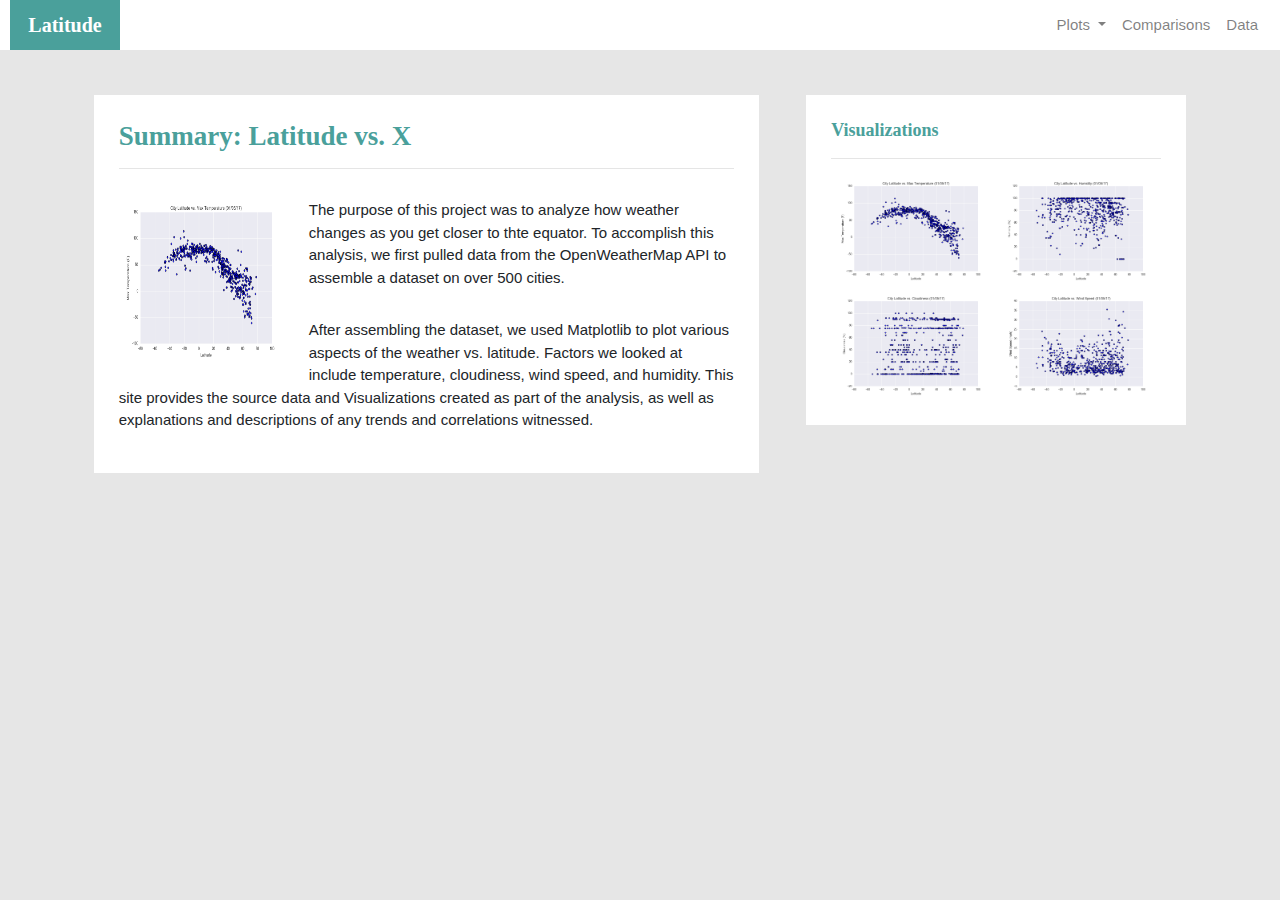
<file: index.html>
<!DOCTYPE html>
<html lang="en-us">

    <head>
        <meta charset="UTF-8">
        <!-- Webpage name -->
        <title>Latitude Home</title>
        <!-- Link stylesheets -->
        <link rel="stylesheet" href="https://stackpath.bootstrapcdn.com/bootstrap/4.3.1/css/bootstrap.min.css" integrity="sha384-ggOyR0iXCbMQv3Xipma34MD+dH/1fQ784/j6cY/iJTQUOhcWr7x9JvoRxT2MZw1T" crossorigin="anonymous">
        <link rel="stylesheet" href="Resources/assets/styles css/style_main.css">
        <link rel="stylesheet" href="Resources/assets/styles css/navbar.css">
        <link rel="stylesheet" href="Resources/assets/styles css/sidebar.css">
    </head>

    <body>
        <!-- Set up navigation bar -->
        <nav class="navbar navbar-expand-lg navbar-light" id="nav-strip">
            <a class="navbar-brand" href="index.html" id="logo">Latitude</a>
            <button class="navbar-toggler" type="button" data-toggle="collapse" data-target="#navbarSupportedContent" aria-controls="navbarSupportedContent" aria-expanded="false" aria-label="Toggle navigation" id="navbutton">
              <span class="navbar-toggler-icon"></span>
            </button>
            <!-- Set up navbar when screen size is collapsed -->
            <div class="collapse navbar-collapse" id="navbarSupportedContent">
              <ul class="navbar-nav ml-auto mr-1">
                <li class="nav-item dropdown">
                  <a class="nav-link dropdown-toggle" href="#" id="navbarDropdown" role="button" data-toggle="dropdown" aria-haspopup="true" aria-expanded="false">
                      Plots
                  </a>
                    <!-- Set up dropdown list for Plots -->
                    <div class="dropdown-menu" aria-labelledby="navbarDropdown">
                      <a class="dropdown-item" href="max_temp.html">Max Temperature</a>
                      <a class="dropdown-item" href="humidity.html">Humidity</a>
                      <a class="dropdown-item" href="cloudiness.html">Cloudiness</a>
                      <a class="dropdown-item" href="wind_speed.html">Wind Speed</a>
                    </div>
                </li>
  
                <li class="nav-item">
                  <a class="nav-link" href="comparisons.html">Comparisons</a>
                </li>
                <li class="nav-item">
                  <a class="nav-link" href="data.html">Data</a>
                </li>
              </ul>
            </div>
        </nav>
        <!-- Set up body of webpage -->
        <div class="container">
            <div class="row justify-content-around">
                <!-- Set up main text box -->
                <div class="col-lg-7 text-box">
                    <h2>Summary: Latitude vs. X</h2>
                    <hr>
                    <img src="Resources/assets/images/Fig1.png" class="rounded float-left" alt="Figure1" id="landing_main_img">
                    <p>The purpose of this project was to analyze how weather changes as you get closer to thte equator. To accomplish this analysis, 
                        we first pulled data from the OpenWeatherMap API to assemble a dataset on over 500 cities.</p>
                    <p>After assembling the dataset, we used Matplotlib to plot various aspects of the weather vs. latitude. Factors we looked at include
                        temperature, cloudiness, wind speed, and humidity. This site provides the source data and Visualizations created as part of the 
                        analysis, as well as explanations and descriptions of any trends and correlations witnessed.
                    </p>
                </div>
                <!-- Set up sidebar -->
                <div class="col-lg-4 text-box" id="sidebar">
                    <h2>Visualizations</h2>
                    <hr>
                    <div class="grid-tiles row justify-content-around">
                        <div class="grid-tile">
                            <a href="max_temp.html">
                                <img src="Resources/assets/images/Fig1.png" alt="Figure1">
                            </a>
                        </div>
                        <div class="grid-tile">
                            <a href="humidity.html">
                                <img src="Resources/assets/images/Fig2.png" alt="Figure2">
                            </a>
                        </div>
                        <div class="grid-tile">
                            <a href="cloudiness.html">
                                <img src="Resources/assets/images/Fig3.png" alt="Figure3">
                            </a>
                        </div>
                        <div class="grid-tile">
                            <a href="wind_speed.html">
                                <img src="Resources/assets/images/Fig4.png" alt="Figure4">
                            </a>
                        </div>
                    </div>
                </div>
            </div>
        </div>
        <!-- import scripts -->
        <script src="https://code.jquery.com/jquery-3.3.1.slim.min.js" integrity="sha384-q8i/X+965DzO0rT7abK41JStQIAqVgRVzpbzo5smXKp4YfRvH+8abtTE1Pi6jizo" crossorigin="anonymous"></script>
        <script src="https://cdnjs.cloudflare.com/ajax/libs/popper.js/1.14.7/umd/popper.min.js" integrity="sha384-UO2eT0CpHqdSJQ6hJty5KVphtPhzWj9WO1clHTMGa3JDZwrnQq4sF86dIHNDz0W1" crossorigin="anonymous"></script>
        <script src="https://stackpath.bootstrapcdn.com/bootstrap/4.3.1/js/bootstrap.min.js" integrity="sha384-JjSmVgyd0p3pXB1rRibZUAYoIIy6OrQ6VrjIEaFf/nJGzIxFDsf4x0xIM+B07jRM" crossorigin="anonymous"></script>
    </body>  
</html>
</file>
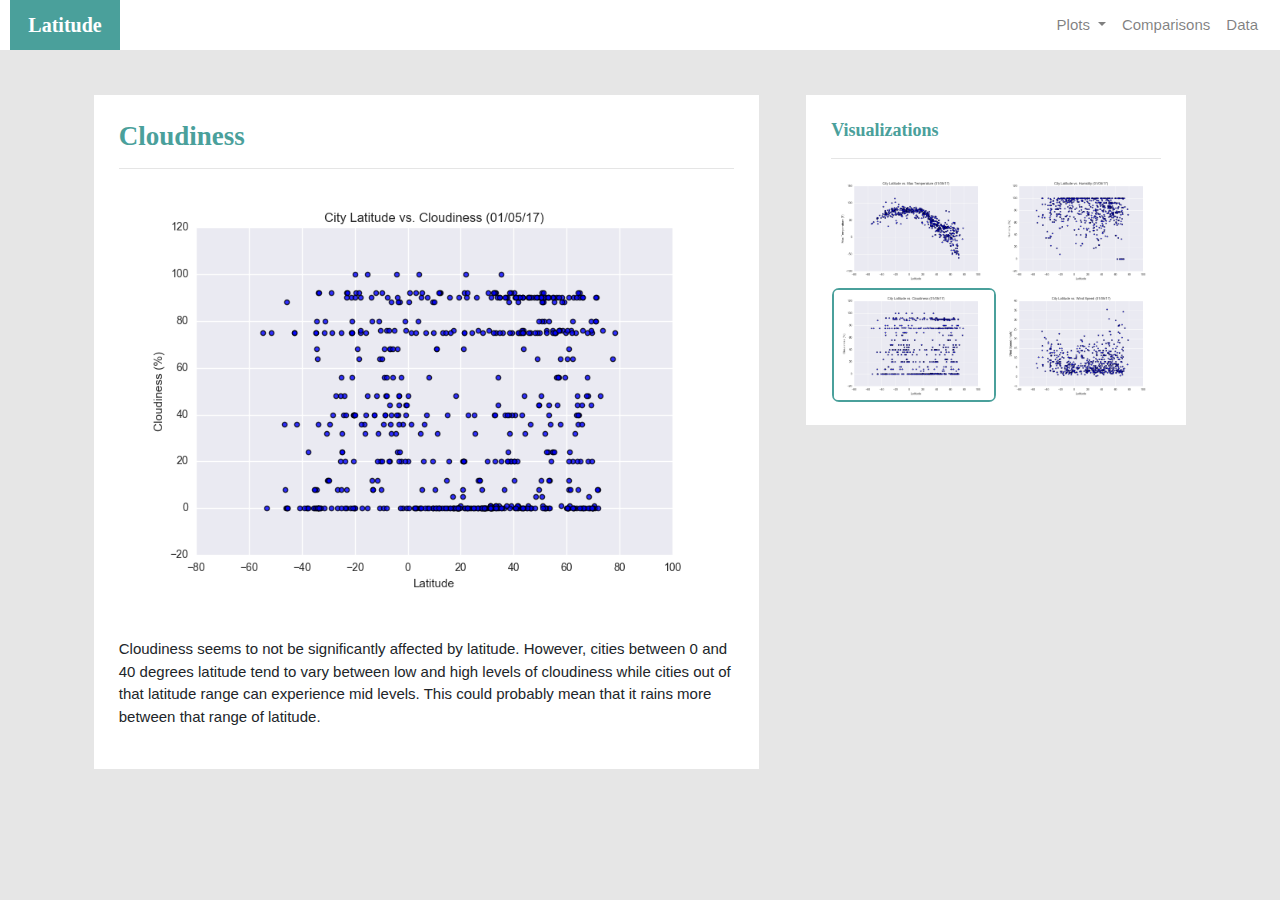
<file: cloudiness.html>
<!DOCTYPE html>
<html lang="en-us">

    <head>
        <meta charset="UTF-8">
        <!-- Webpage name -->
        <title>Latitude Cloudiness</title>
        <!-- Link stylesheets -->
        <link rel="stylesheet" href="https://stackpath.bootstrapcdn.com/bootstrap/4.3.1/css/bootstrap.min.css" integrity="sha384-ggOyR0iXCbMQv3Xipma34MD+dH/1fQ784/j6cY/iJTQUOhcWr7x9JvoRxT2MZw1T" crossorigin="anonymous">
        <link rel="stylesheet" href="Resources/assets/styles css/style_main.css">
        <link rel="stylesheet" href="Resources/assets/styles css/navbar.css">
        <link rel="stylesheet" href="Resources/assets/styles css/sidebar.css">
    </head>

    <body>
        <!-- Set up navigation bar -->
        <nav class="navbar navbar-expand-lg navbar-light" id="nav-strip">
            <a class="navbar-brand" href="index.html" id="logo">Latitude</a>
            <button class="navbar-toggler" type="button" data-toggle="collapse" data-target="#navbarSupportedContent" aria-controls="navbarSupportedContent" aria-expanded="false" aria-label="Toggle navigation" id="navbutton">
              <span class="navbar-toggler-icon"></span>
            </button>
            <!-- Set up navbar when screen size is collapsed -->
            <div class="collapse navbar-collapse" id="navbarSupportedContent">
              <ul class="navbar-nav ml-auto mr-1">
                <li class="nav-item dropdown">
                  <a class="nav-link dropdown-toggle" href="#" id="navbarDropdown" role="button" data-toggle="dropdown" aria-haspopup="true" aria-expanded="false">
                      Plots
                  </a>
                    <!-- Set up dropdown list for Plots -->
                    <div class="dropdown-menu" aria-labelledby="navbarDropdown">
                      <a class="dropdown-item" href="max_temp.html">Max Temperature</a>
                      <a class="dropdown-item" href="humidity.html">Humidity</a>
                      <a class="dropdown-item" href="cloudiness.html">Cloudiness</a>
                      <a class="dropdown-item" href="wind_speed.html">Wind Speed</a>
                    </div>
                </li>
  
                <li class="nav-item">
                  <a class="nav-link" href="comparisons.html">Comparisons</a>
                </li>
                <li class="nav-item">
                  <a class="nav-link" href="data.html">Data</a>
                </li>
              </ul>
            </div>
        </nav>
        <!-- Set up body of webpage -->
        <div class="container">
            <div class="row justify-content-around">
                <!-- Set up main text box -->
                <div class="col-lg-7 text-box">
                    <h2>Cloudiness</h2>
                    <hr>
                    <img src="Resources/assets/images/Fig3.png" alt="Figure3">
                    <p>Cloudiness seems to not be significantly affected by latitude. However, cities between 0 and 40 degrees latitude 
                        tend to vary between low and high levels of cloudiness while cities out of that latitude range can experience mid
                        levels. This could probably mean that it rains more between that range of latitude.
                    </p>
                </div>
                <!-- Set up sidebar -->
                <div class="col-lg-4 text-box" id="sidebar">
                    <h2>Visualizations</h2>
                    <hr>
                    <div class="grid-tiles row justify-content-around">
                        <div class="grid-tile">
                            <a href="max_temp.html">
                                <img src="Resources/assets/images/Fig1.png" class="rounded mx-auto d-block" alt="Figure1">
                            </a>
                        </div>
                        <div class="grid-tile">
                            <a href="humidity.html">
                                <img src="Resources/assets/images/Fig2.png" class="rounded mx-auto d-block" alt="Figure2">
                            </a>
                        </div>
                        <div class="grid-tile active">
                            <a href="cloudiness.html">
                                <img src="Resources/assets/images/Fig3.png" class="rounded mx-auto d-block" alt="Figure3">
                            </a>
                        </div>
                        <div class="grid-tile">
                            <a href="wind_speed.html">
                                <img src="Resources/assets/images/Fig4.png" class="rounded mx-auto d-block" alt="Figure4">
                            </a>
                        </div>
                    </div>
                </div>
            </div>
        </div>
        <!-- import scripts -->
        <script src="https://code.jquery.com/jquery-3.3.1.slim.min.js" integrity="sha384-q8i/X+965DzO0rT7abK41JStQIAqVgRVzpbzo5smXKp4YfRvH+8abtTE1Pi6jizo" crossorigin="anonymous"></script>
        <script src="https://cdnjs.cloudflare.com/ajax/libs/popper.js/1.14.7/umd/popper.min.js" integrity="sha384-UO2eT0CpHqdSJQ6hJty5KVphtPhzWj9WO1clHTMGa3JDZwrnQq4sF86dIHNDz0W1" crossorigin="anonymous"></script>
        <script src="https://stackpath.bootstrapcdn.com/bootstrap/4.3.1/js/bootstrap.min.js" integrity="sha384-JjSmVgyd0p3pXB1rRibZUAYoIIy6OrQ6VrjIEaFf/nJGzIxFDsf4x0xIM+B07jRM" crossorigin="anonymous"></script>
    </body>  
</html>
</file>
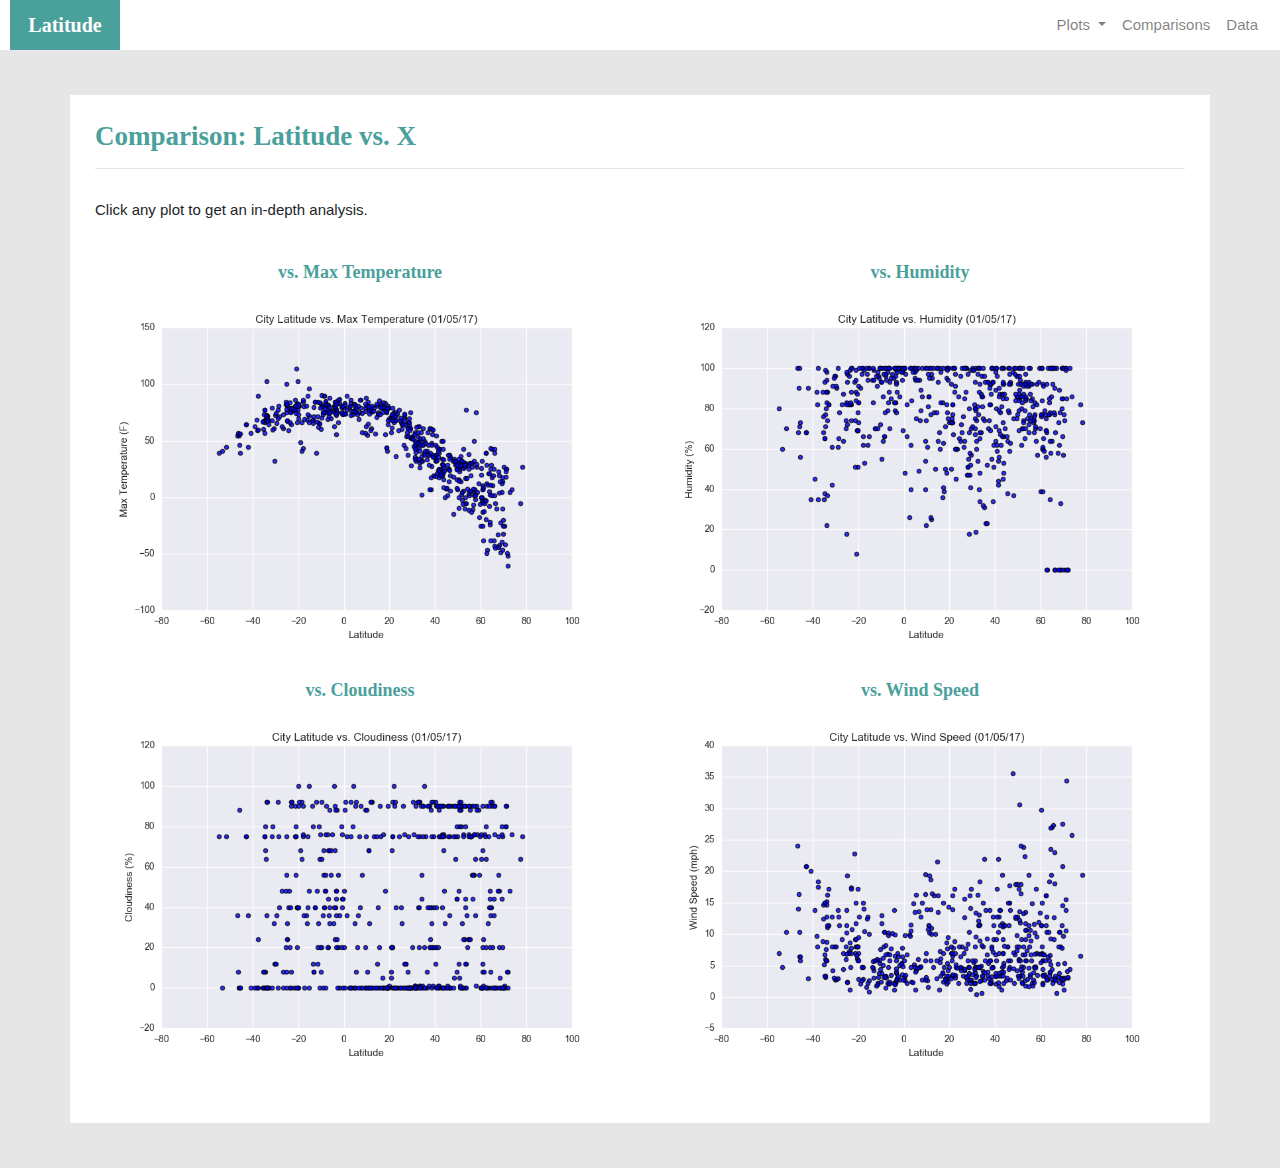
<file: comparisons.html>
<!DOCTYPE html>
<html lang="en-us">

    <head>
        <meta charset="UTF-8">
        <!-- Webpage name -->
        <title>Latitude Comparisons</title>
        <!-- Link stylesheets -->
        <link rel="stylesheet" href="https://stackpath.bootstrapcdn.com/bootstrap/4.3.1/css/bootstrap.min.css" integrity="sha384-ggOyR0iXCbMQv3Xipma34MD+dH/1fQ784/j6cY/iJTQUOhcWr7x9JvoRxT2MZw1T" crossorigin="anonymous">
        <link rel="stylesheet" href="Resources/assets/styles css/style_main.css">
        <link rel="stylesheet" href="Resources/assets/styles css/navbar.css">
        <link rel="stylesheet" href="Resources/assets/styles css/sidebar.css">
    </head>

    <body>
        <!-- Set up navigation bar -->
        <nav class="navbar navbar-expand-lg navbar-light" id="nav-strip">
            <a class="navbar-brand" href="index.html" id="logo">Latitude</a>
            <button class="navbar-toggler" type="button" data-toggle="collapse" data-target="#navbarSupportedContent" aria-controls="navbarSupportedContent" aria-expanded="false" aria-label="Toggle navigation" id="navbutton">
              <span class="navbar-toggler-icon"></span>
            </button>
            <!-- Set up navbar when screen size is collapsed -->
            <div class="collapse navbar-collapse" id="navbarSupportedContent">
              <ul class="navbar-nav ml-auto mr-1">
                <li class="nav-item dropdown">
                  <a class="nav-link dropdown-toggle" href="#" id="navbarDropdown" role="button" data-toggle="dropdown" aria-haspopup="true" aria-expanded="false">
                      Plots
                  </a>
                    <!-- Set up dropdown list for Plots -->
                    <div class="dropdown-menu" aria-labelledby="navbarDropdown">
                      <a class="dropdown-item" href="max_temp.html">Max Temperature</a>
                      <a class="dropdown-item" href="humidity.html">Humidity</a>
                      <a class="dropdown-item" href="cloudiness.html">Cloudiness</a>
                      <a class="dropdown-item" href="wind_speed.html">Wind Speed</a>
                    </div>
                </li>
  
                <li class="nav-item">
                  <a class="nav-link" href="comparisons.html">Comparisons</a>
                </li>
                <li class="nav-item">
                  <a class="nav-link" href="data.html">Data</a>
                </li>
              </ul>
            </div>
        </nav>
        <!-- Set up body of webpage -->
        <div class="container">
            <div class="row justify-content-around">
                <!-- Set up main text box with 2 rows -->
                <div class="col-md-12 text-box">
                    <h2>Comparison: Latitude vs. X</h2>
                    <hr>
                    <p>Click any plot to get an in-depth analysis.</p>
                    <br>
                    <div class="row">
                        <div class="col-md-6 mb-4">
                            <h4>vs. Max Temperature</h4>
                            <a href="max_temp.html">
                                <img src="Resources/assets/images/Fig1.png" alt="Figure1">
                            </a>
                        </div>
                        <div class="col-md-6 mb-4">
                            <h4>vs. Humidity</h4>
                            <a href="humidity.html">
                                <img src="Resources/assets/images/Fig2.png" alt="Figure2">
                            </a>
                        </div>
                    </div>
                    <div class="row">
                        <div class="col-md-6 mb-4">
                            <h4>vs. Cloudiness</h4>
                            <a href="cloudiness.html">
                                <img src="Resources/assets/images/Fig3.png" alt="Figure3">
                            </a>
                        </div>
                        <div class="col-md-6 mb-4">
                            <h4>vs. Wind Speed</h4>
                            <a href="wind_speed.html">
                                <img src="Resources/assets/images/Fig4.png" alt="Figure4">
                            </a>
                        </div>
                    </div>
                </div>
            </div>
        </div>
        <!-- import scripts -->
        <script src="https://code.jquery.com/jquery-3.3.1.slim.min.js" integrity="sha384-q8i/X+965DzO0rT7abK41JStQIAqVgRVzpbzo5smXKp4YfRvH+8abtTE1Pi6jizo" crossorigin="anonymous"></script>
        <script src="https://cdnjs.cloudflare.com/ajax/libs/popper.js/1.14.7/umd/popper.min.js" integrity="sha384-UO2eT0CpHqdSJQ6hJty5KVphtPhzWj9WO1clHTMGa3JDZwrnQq4sF86dIHNDz0W1" crossorigin="anonymous"></script>
        <script src="https://stackpath.bootstrapcdn.com/bootstrap/4.3.1/js/bootstrap.min.js" integrity="sha384-JjSmVgyd0p3pXB1rRibZUAYoIIy6OrQ6VrjIEaFf/nJGzIxFDsf4x0xIM+B07jRM" crossorigin="anonymous"></script>
    </body>  
</html>
</file>
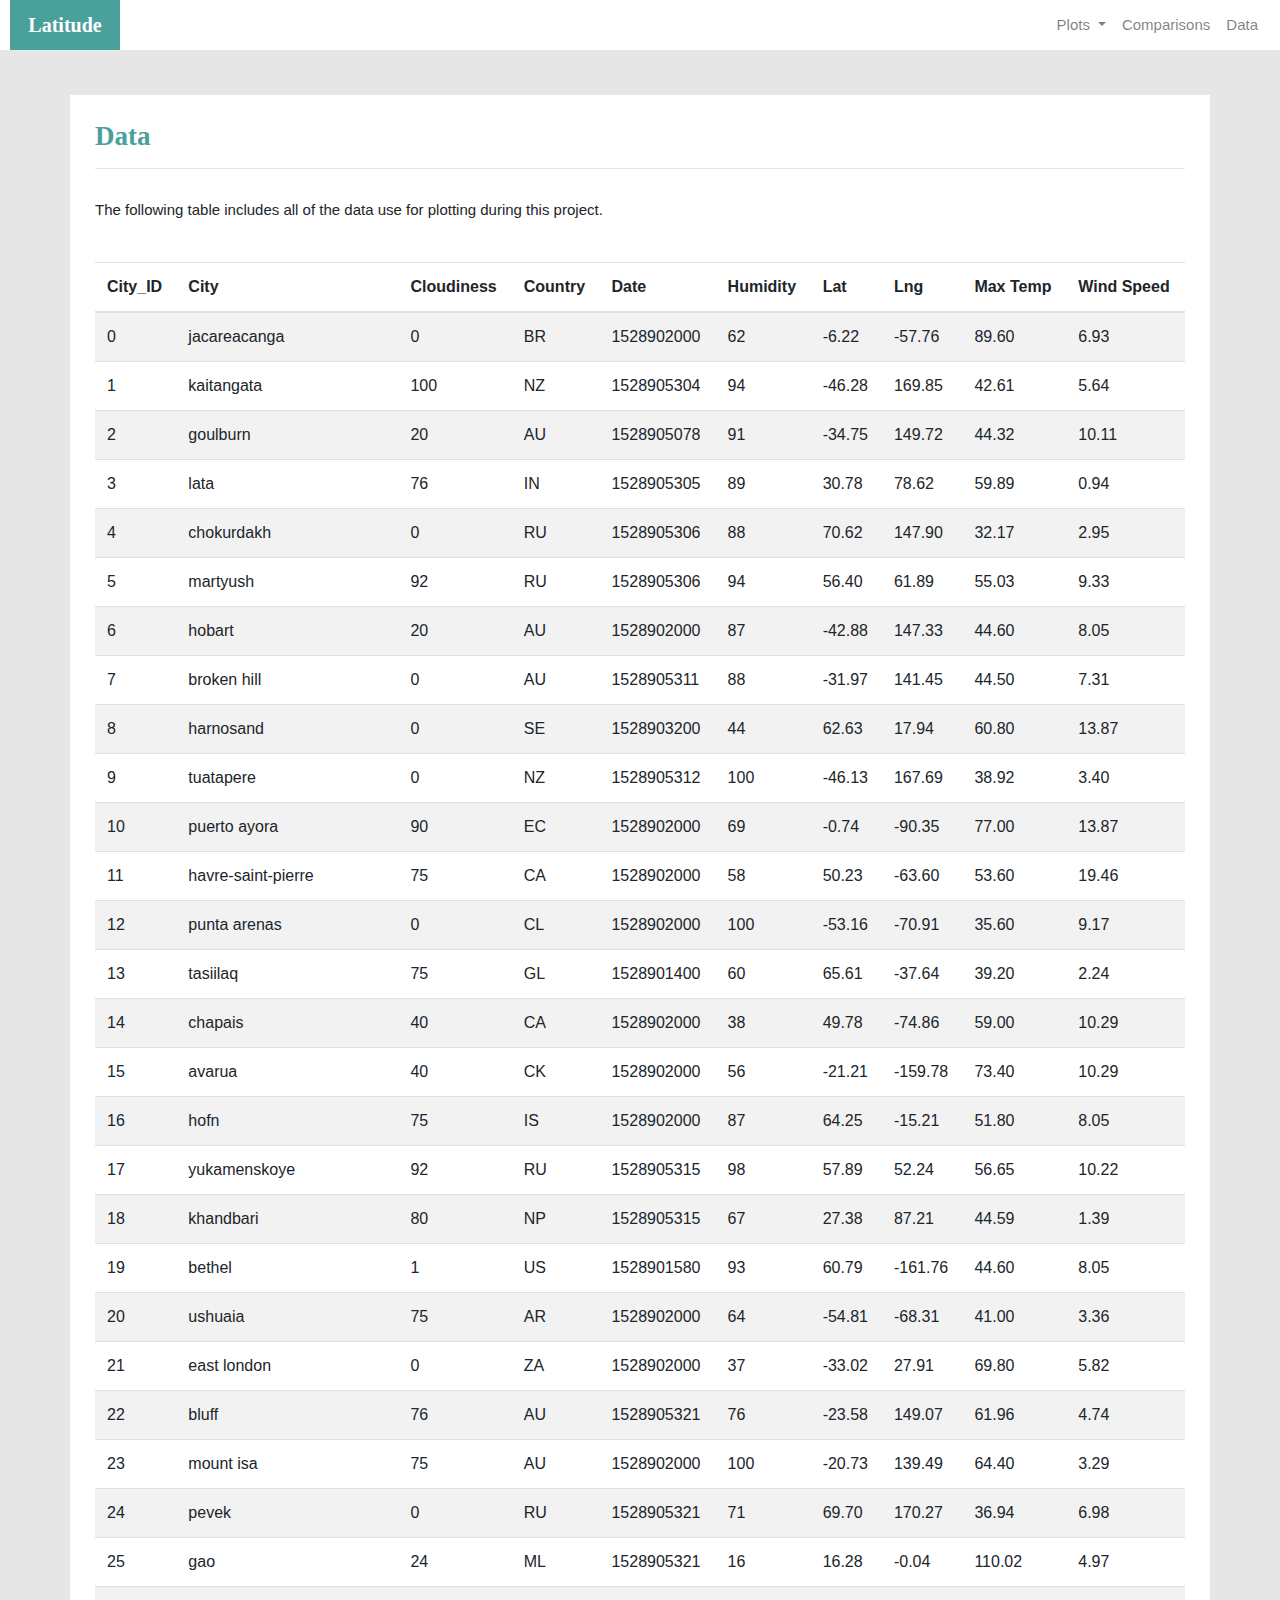
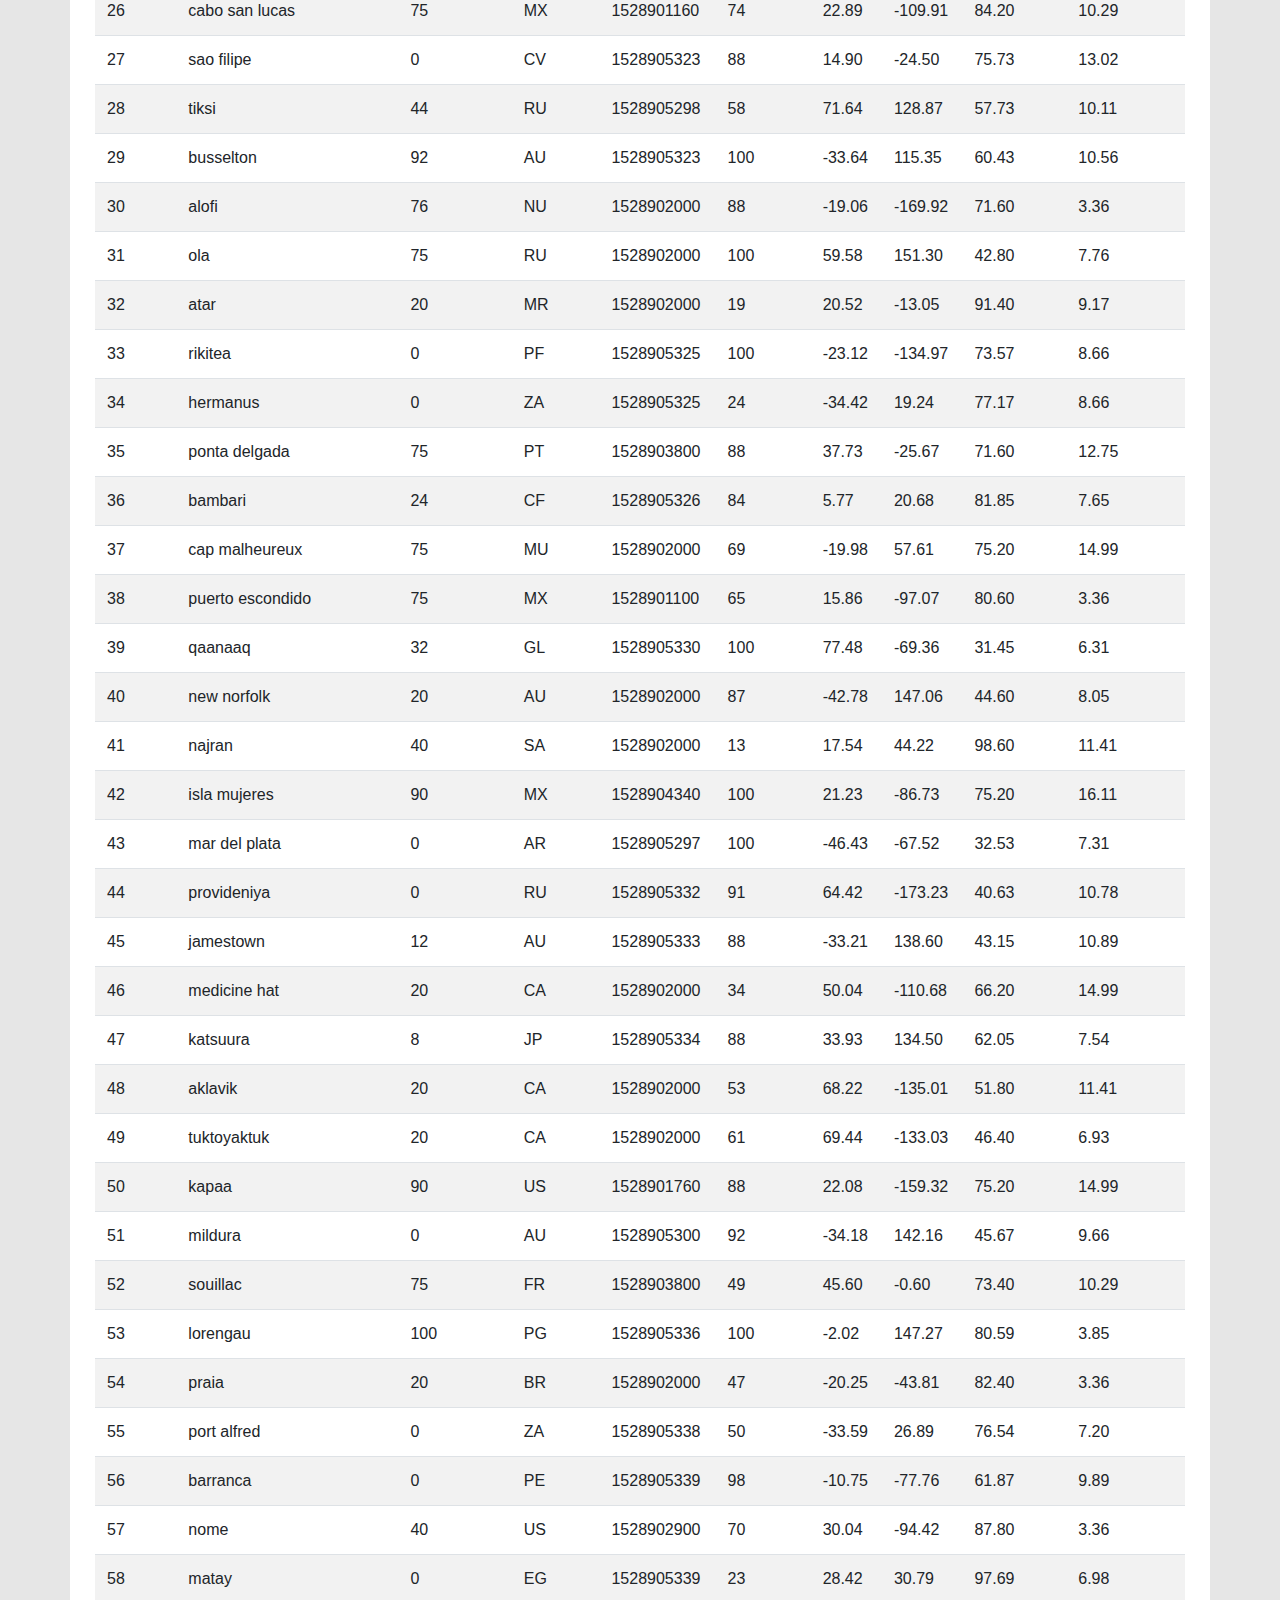
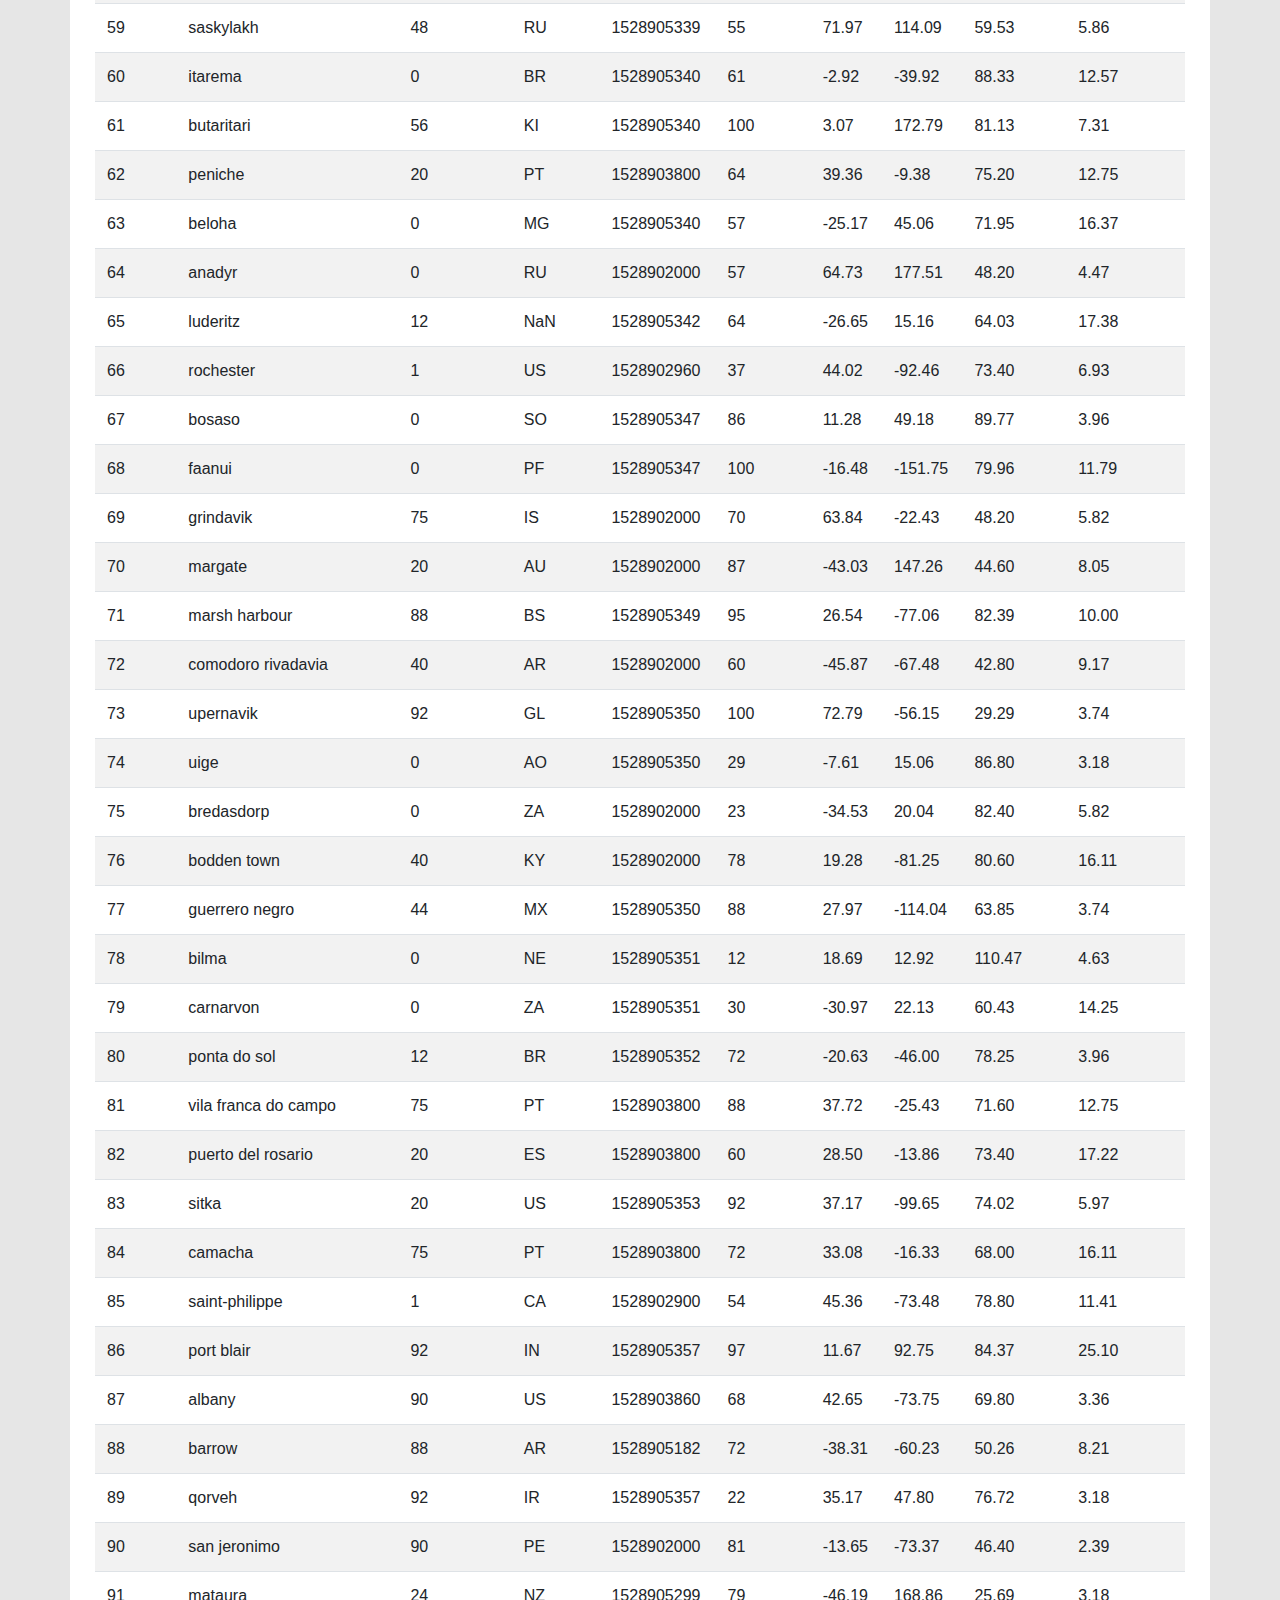
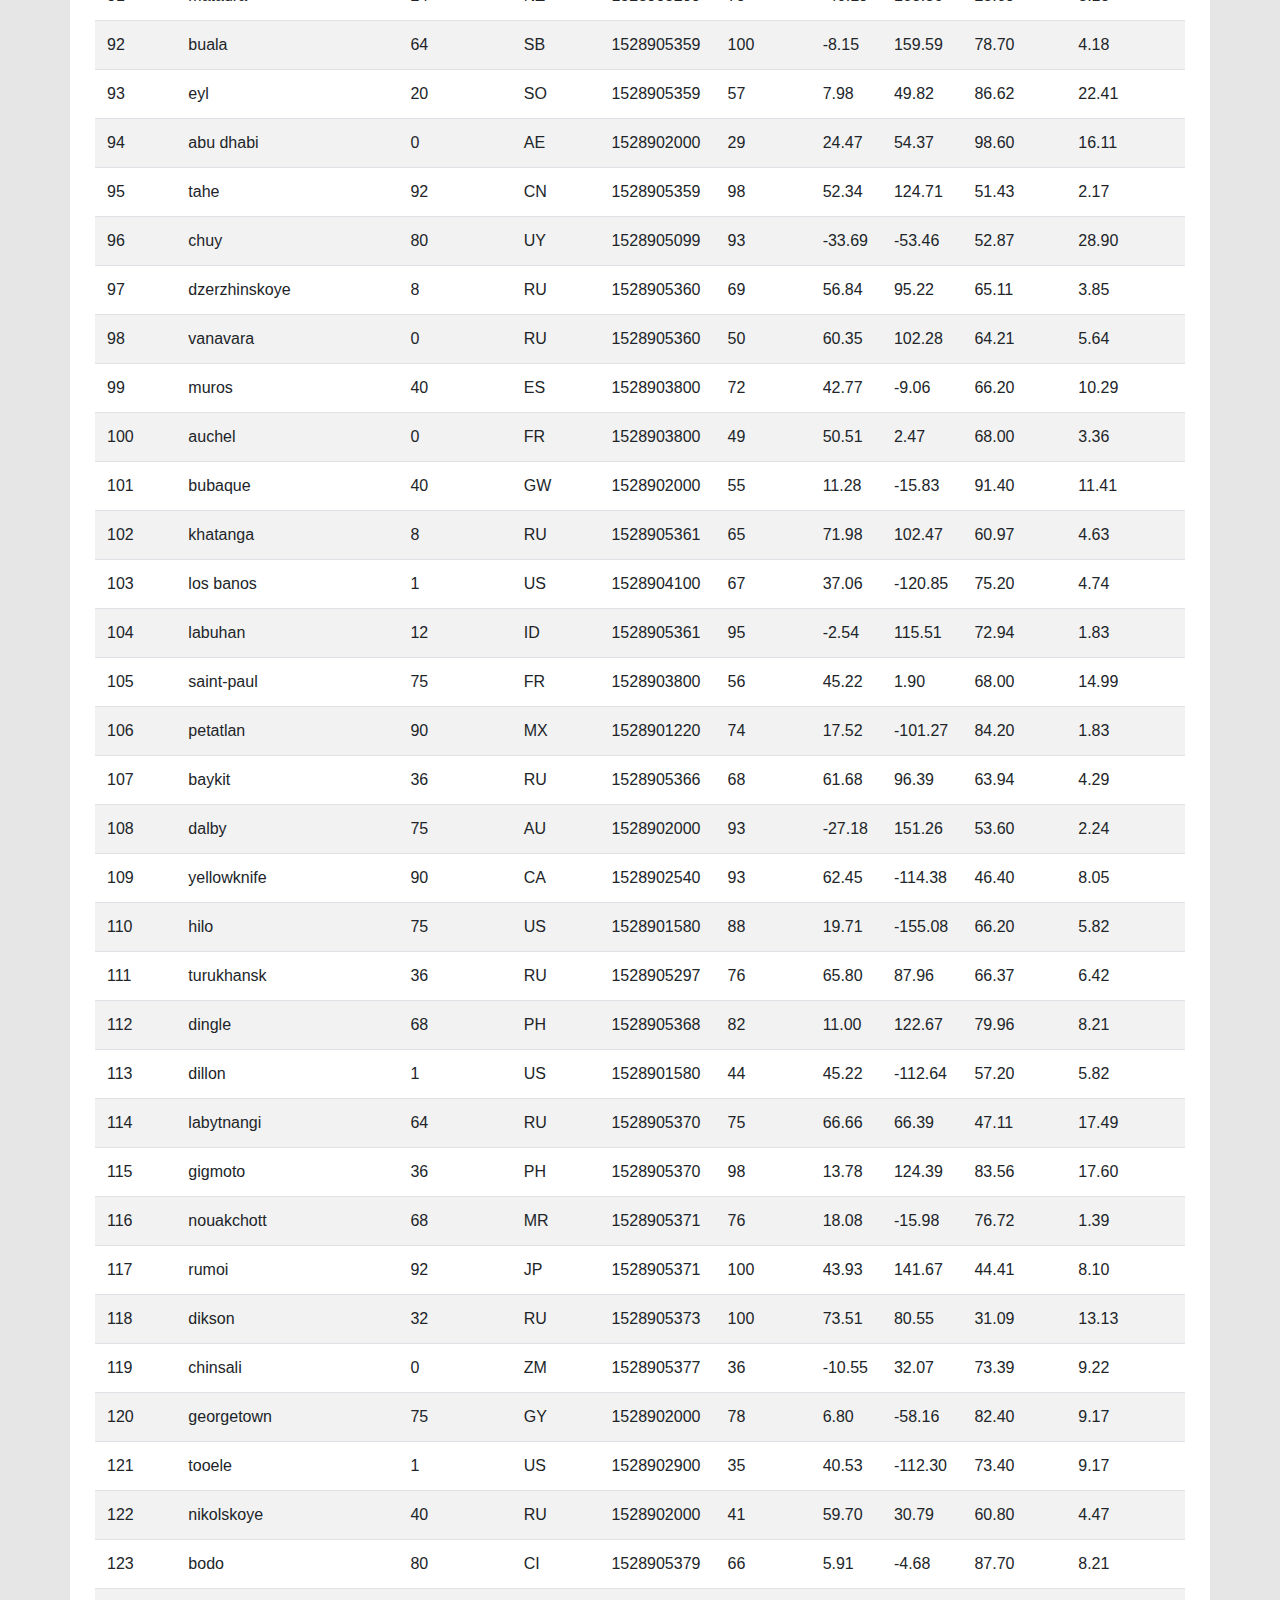
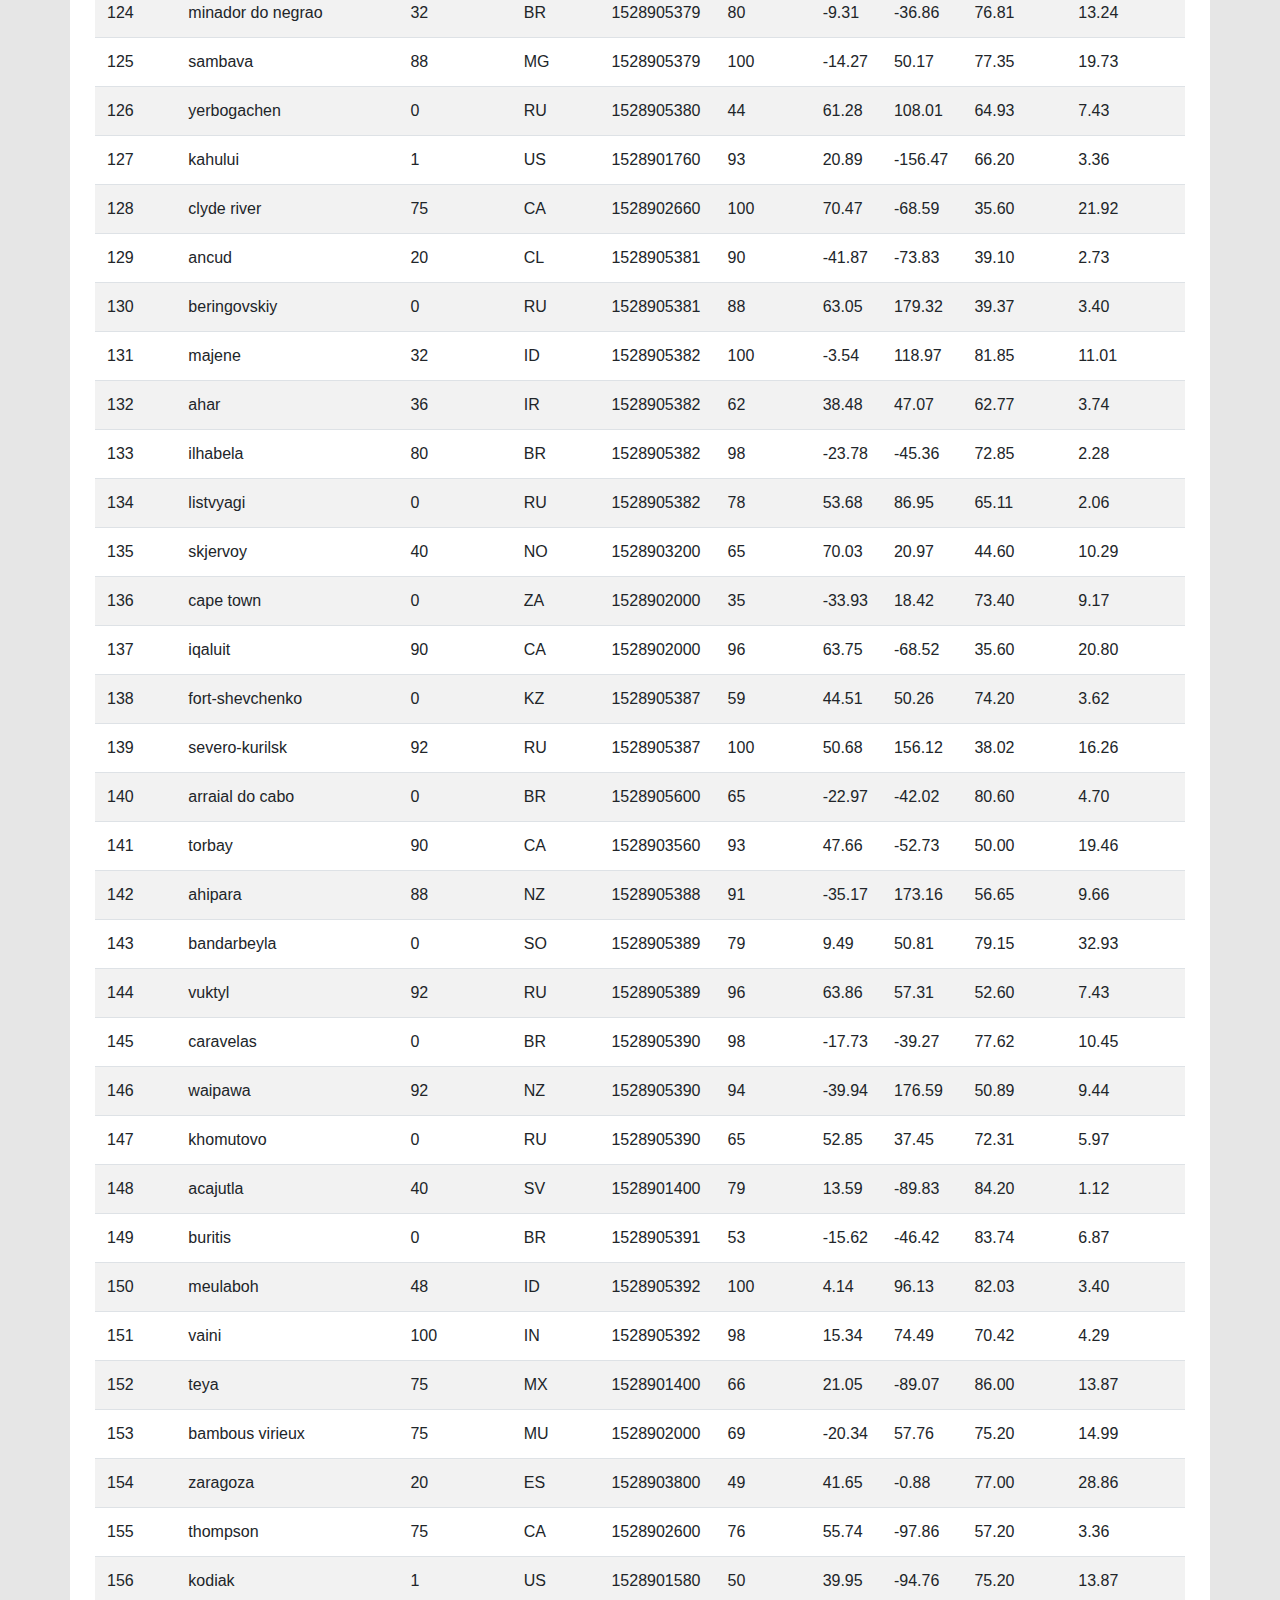
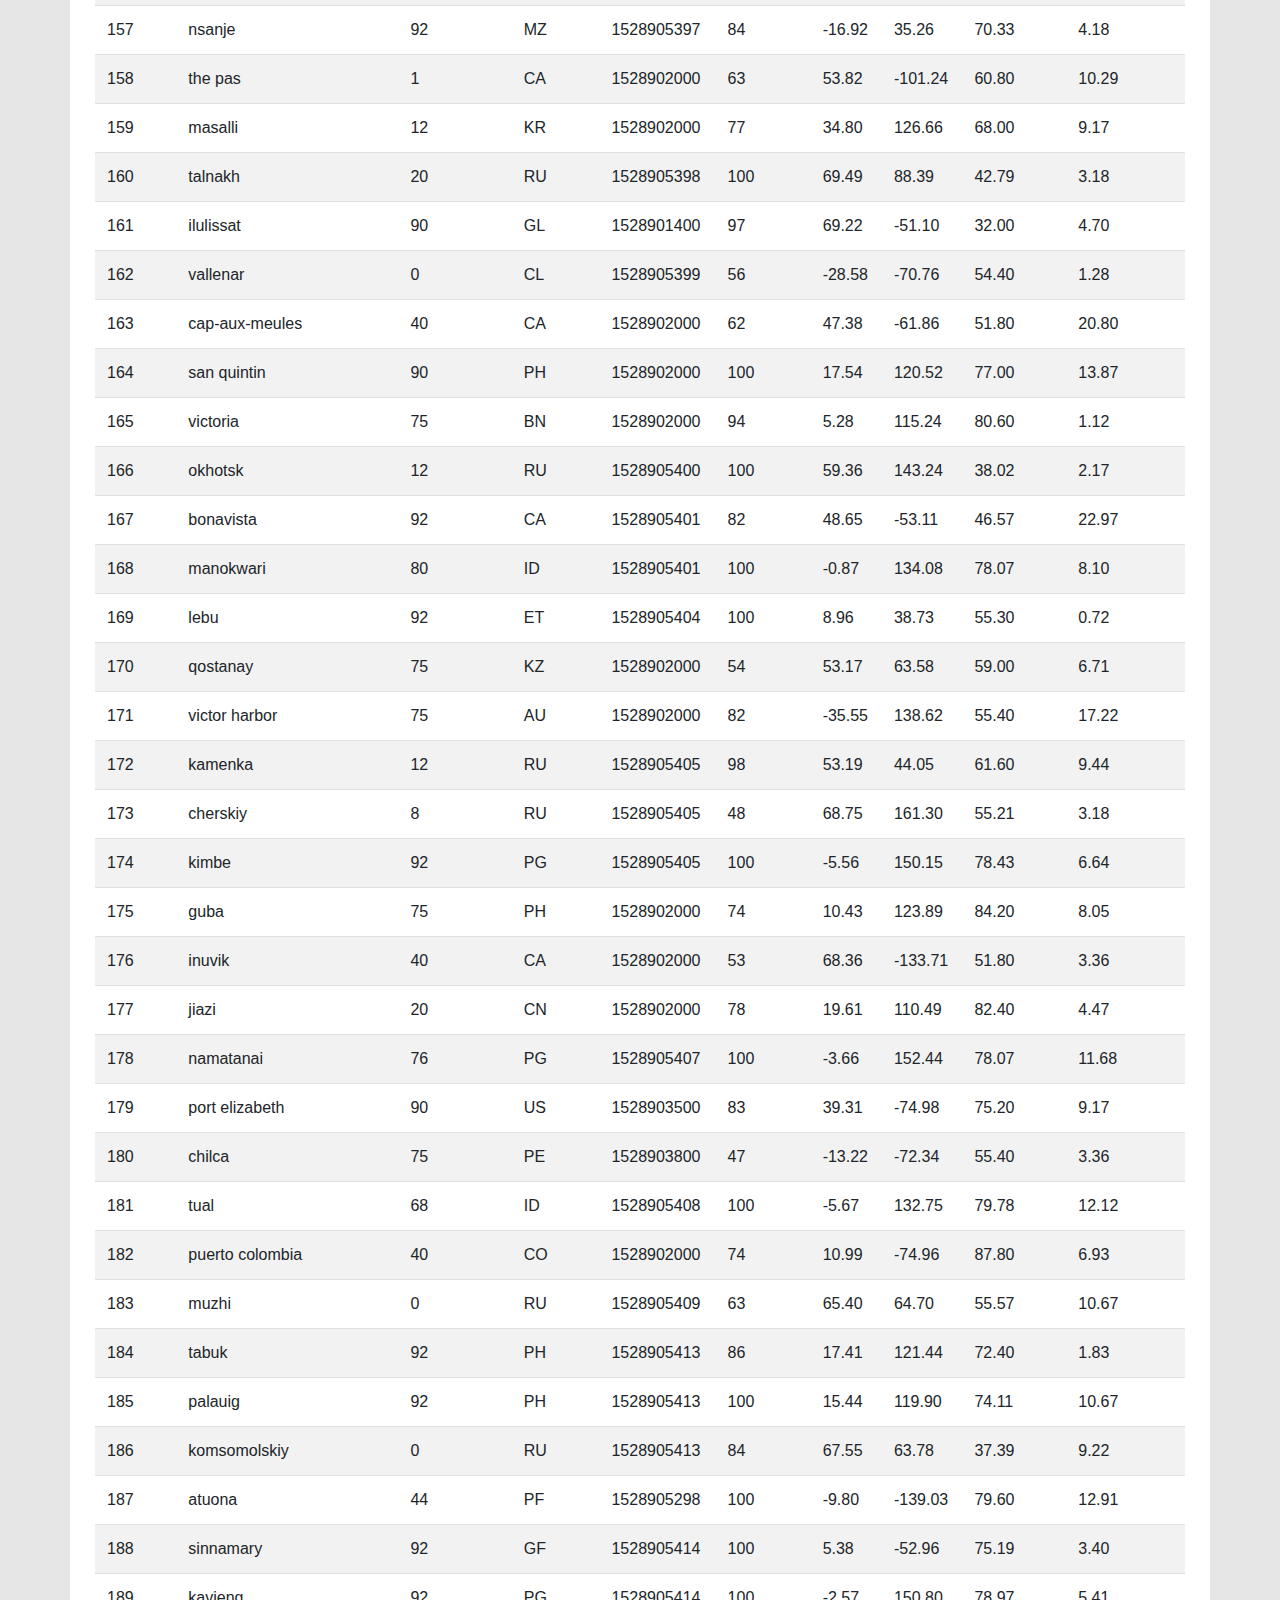
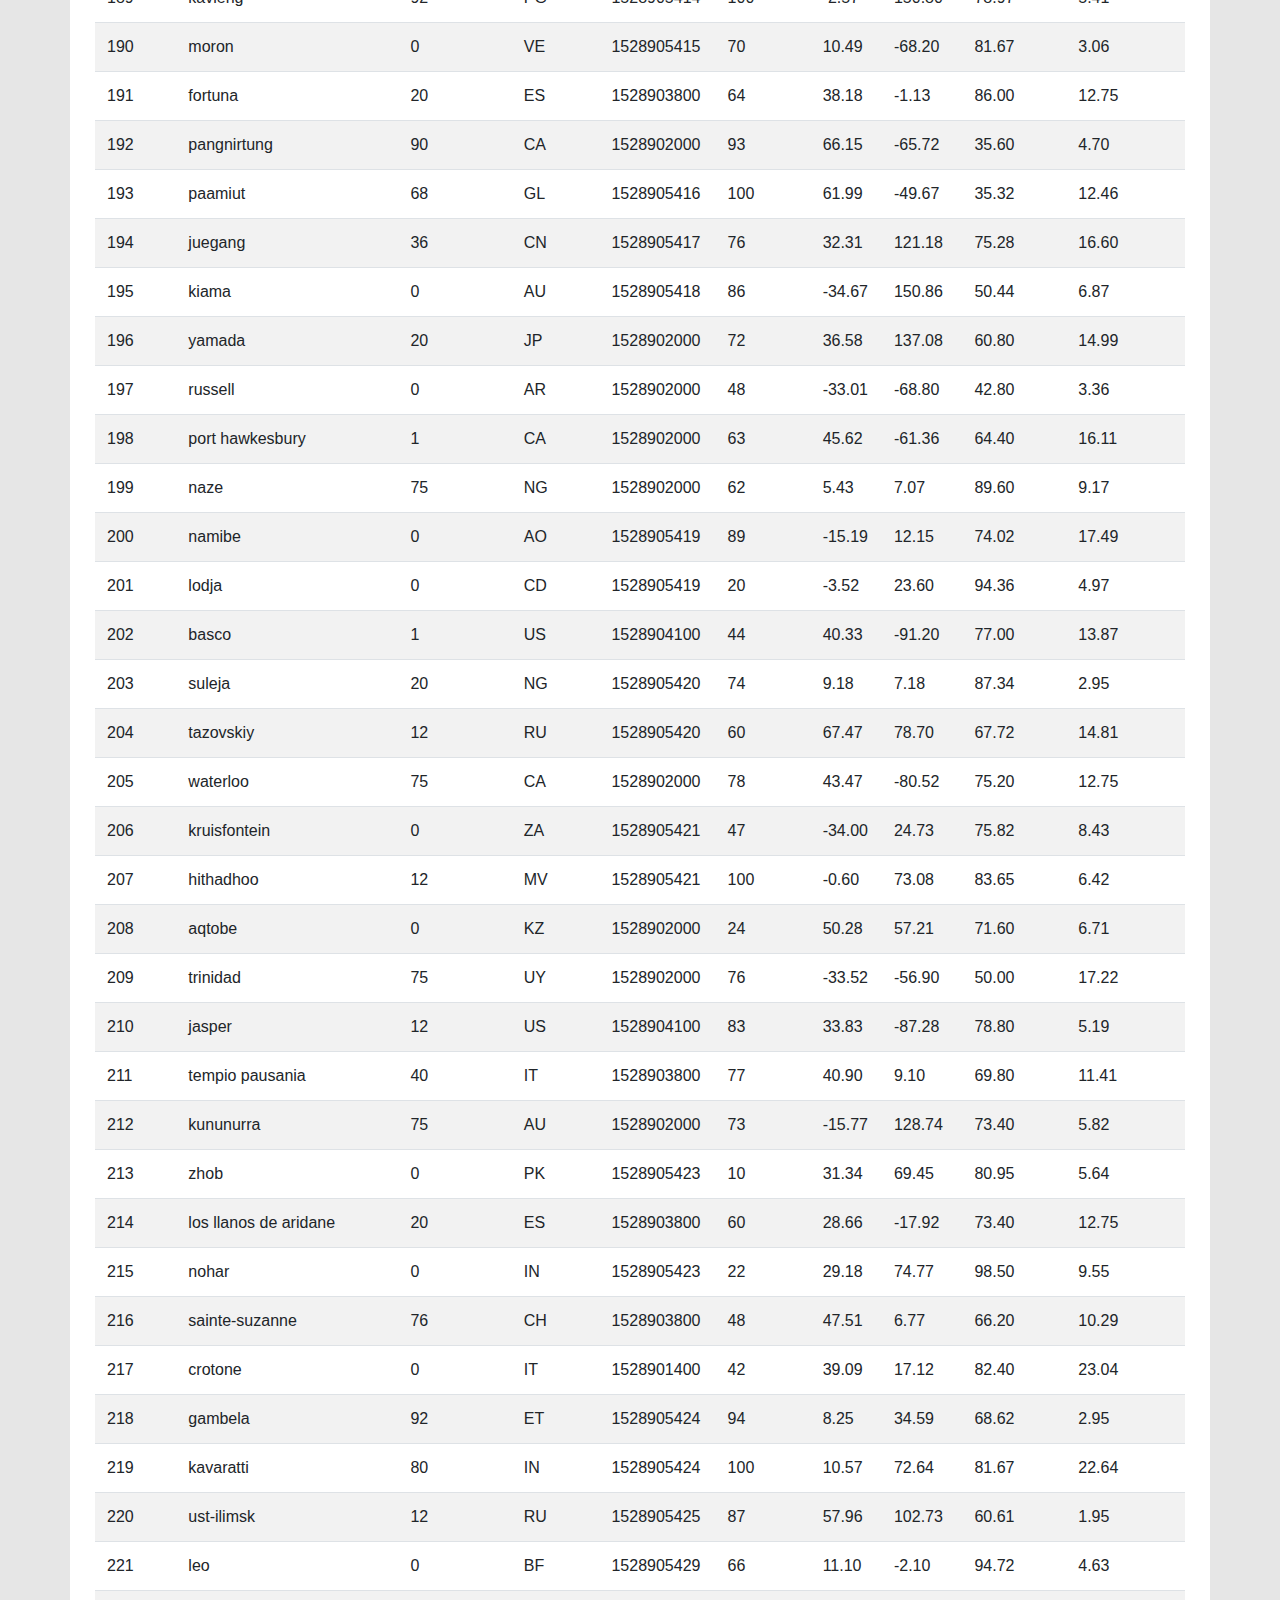
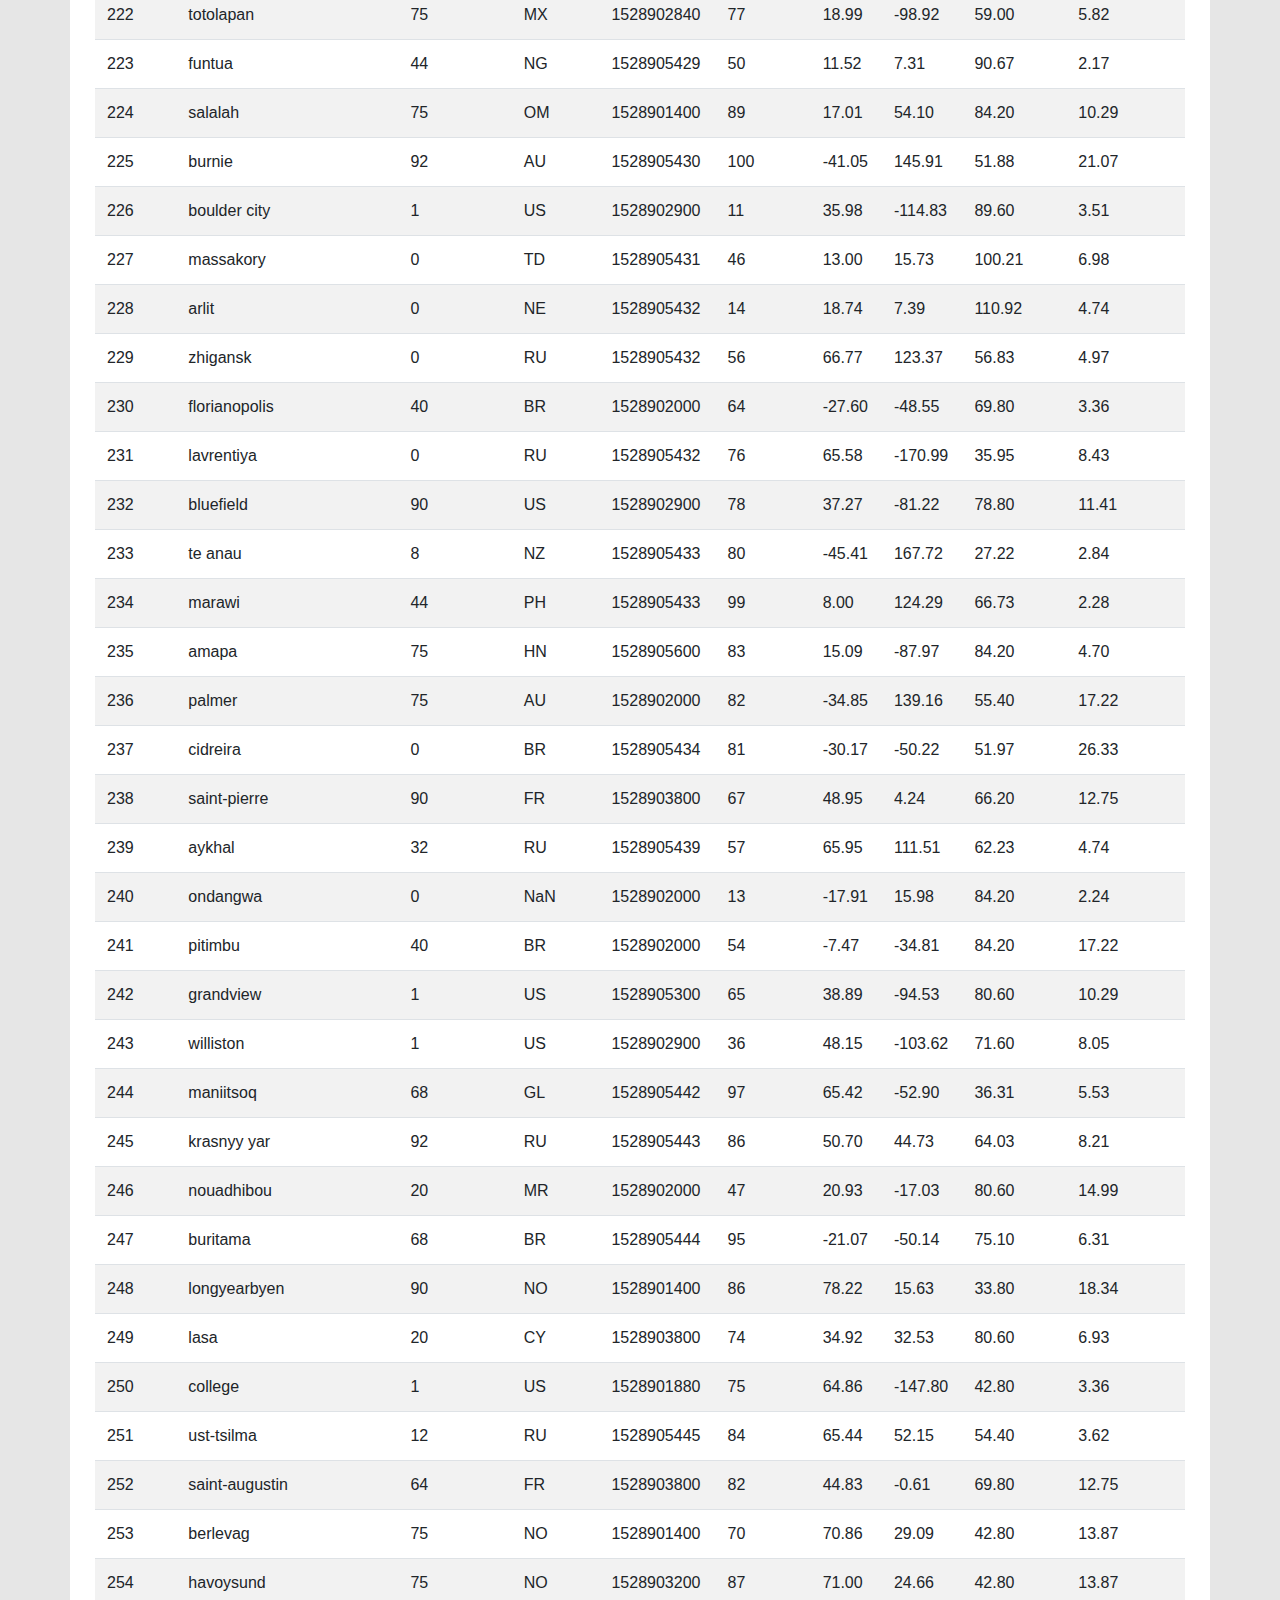
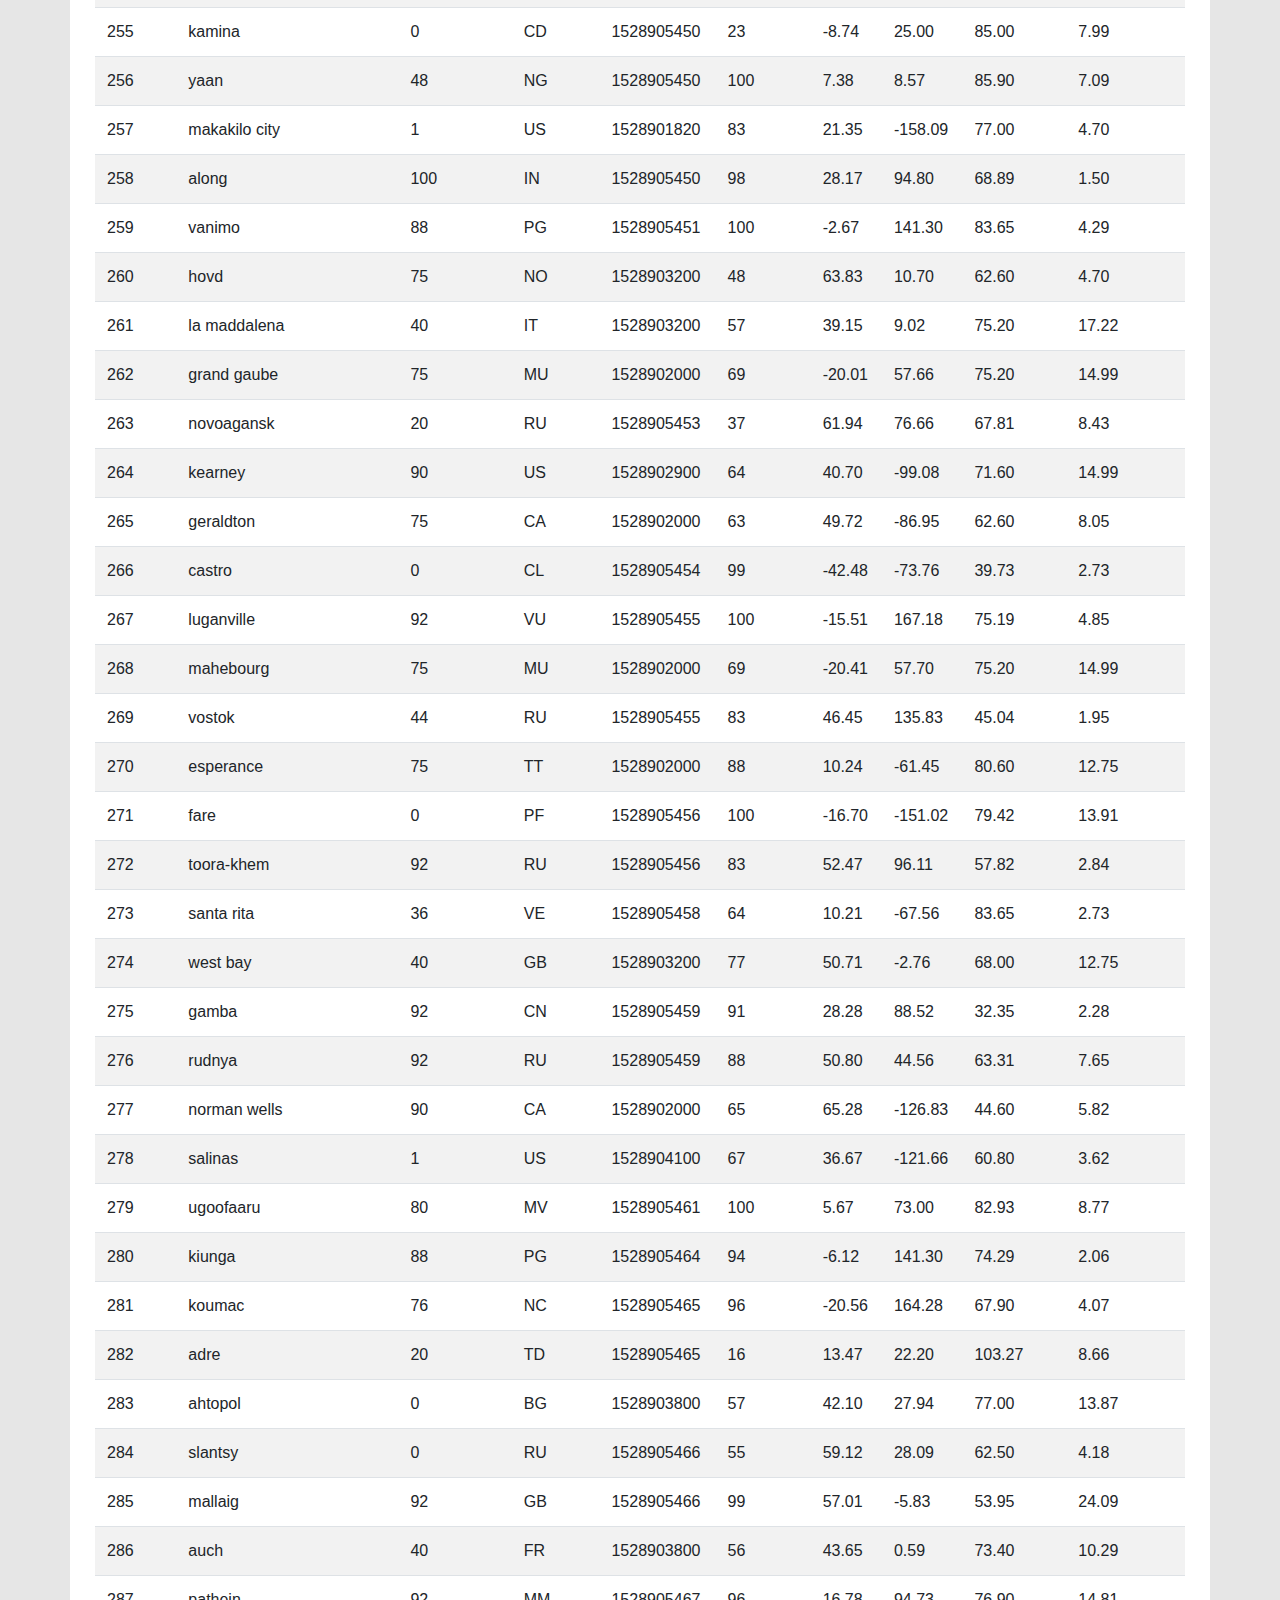
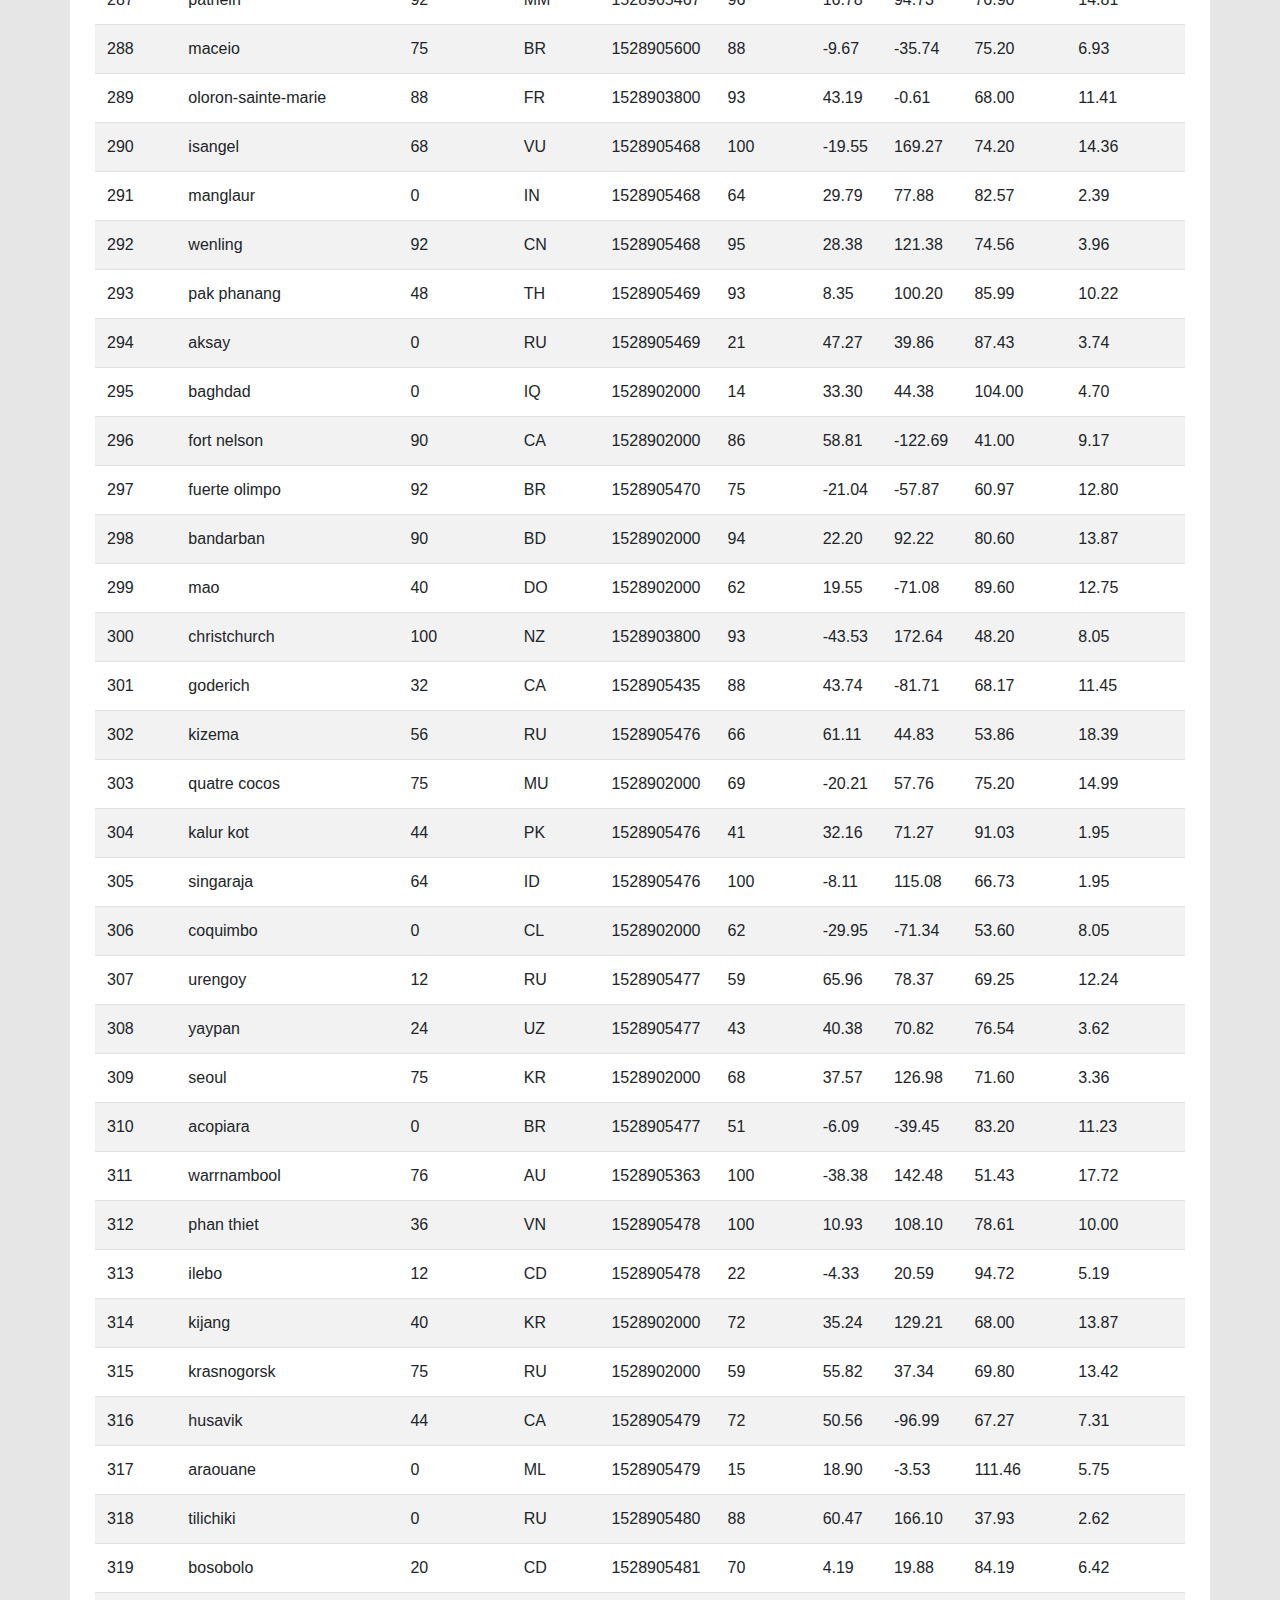
<file: data.html>
<!DOCTYPE html>
<html lang="en-us">

    <head>
        <meta charset="UTF-8">
        <!-- Webpage name -->
        <title>Latitude Data</title>
        <!-- Link stylesheets -->
        <link rel="stylesheet" href="https://stackpath.bootstrapcdn.com/bootstrap/4.3.1/css/bootstrap.min.css" integrity="sha384-ggOyR0iXCbMQv3Xipma34MD+dH/1fQ784/j6cY/iJTQUOhcWr7x9JvoRxT2MZw1T" crossorigin="anonymous">
        <link rel="stylesheet" href="Resources/assets/styles css/style_main.css">
        <link rel="stylesheet" href="Resources/assets/styles css/navbar.css">
        <link rel="stylesheet" href="Resources/assets/styles css/sidebar.css">
    </head>

    <body>
      <!-- Set up navigation bar -->
      <nav class="navbar navbar-expand-lg navbar-light" id="nav-strip">
          <a class="navbar-brand" href="index.html" id="logo">Latitude</a>
          <button class="navbar-toggler" type="button" data-toggle="collapse" data-target="#navbarSupportedContent" aria-controls="navbarSupportedContent" aria-expanded="false" aria-label="Toggle navigation" id="navbutton">
            <span class="navbar-toggler-icon"></span>
          </button>
          <!-- Set up navbar when screen size is collapsed -->
          <div class="collapse navbar-collapse" id="navbarSupportedContent">
            <ul class="navbar-nav ml-auto mr-1">
              <li class="nav-item dropdown">
                <a class="nav-link dropdown-toggle" href="#" id="navbarDropdown" role="button" data-toggle="dropdown" aria-haspopup="true" aria-expanded="false">
                    Plots
                </a>
                  <!-- Set up dropdown list for Plots -->
                  <div class="dropdown-menu" aria-labelledby="navbarDropdown">
                    <a class="dropdown-item" href="max_temp.html">Max Temperature</a>
                    <a class="dropdown-item" href="humidity.html">Humidity</a>
                    <a class="dropdown-item" href="cloudiness.html">Cloudiness</a>
                    <a class="dropdown-item" href="wind_speed.html">Wind Speed</a>
                  </div>
              </li>

              <li class="nav-item">
                <a class="nav-link" href="comparisons.html">Comparisons</a>
              </li>
              <li class="nav-item">
                <a class="nav-link" href="data.html">Data</a>
              </li>
            </ul>
          </div>
      </nav>
      <!-- Set up body of webpage -->
      <div class="container">
          <div class="row justify-content-around">
                <!-- Set up main text box with responsive table -->
                <div class="col-lg-12 text-box">
                    <h2>Data</h2>
                    <hr>
                    <p>The following table includes all of the data use for plotting during this project.</p>
                    <br>
                    <div class="table-responsive">
                        <table class="table table-striped">
                            <thead>
                              <tr style="text-align: left;">
                                <th>City_ID</th>
                                <th>City</th>
                                <th>Cloudiness</th>
                                <th>Country</th>
                                <th>Date</th>
                                <th>Humidity</th>
                                <th>Lat</th>
                                <th>Lng</th>
                                <th>Max Temp</th>
                                <th>Wind Speed</th>
                              </tr>
                            </thead>
                            <tbody>
                              <tr>
                                <td>0</td>
                                <td>jacareacanga</td>
                                <td>0</td>
                                <td>BR</td>
                                <td>1528902000</td>
                                <td>62</td>
                                <td>-6.22</td>
                                <td>-57.76</td>
                                <td>89.60</td>
                                <td>6.93</td>
                              </tr>
                              <tr>
                                <td>1</td>
                                <td>kaitangata</td>
                                <td>100</td>
                                <td>NZ</td>
                                <td>1528905304</td>
                                <td>94</td>
                                <td>-46.28</td>
                                <td>169.85</td>
                                <td>42.61</td>
                                <td>5.64</td>
                              </tr>
                              <tr>
                                <td>2</td>
                                <td>goulburn</td>
                                <td>20</td>
                                <td>AU</td>
                                <td>1528905078</td>
                                <td>91</td>
                                <td>-34.75</td>
                                <td>149.72</td>
                                <td>44.32</td>
                                <td>10.11</td>
                              </tr>
                              <tr>
                                <td>3</td>
                                <td>lata</td>
                                <td>76</td>
                                <td>IN</td>
                                <td>1528905305</td>
                                <td>89</td>
                                <td>30.78</td>
                                <td>78.62</td>
                                <td>59.89</td>
                                <td>0.94</td>
                              </tr>
                              <tr>
                                <td>4</td>
                                <td>chokurdakh</td>
                                <td>0</td>
                                <td>RU</td>
                                <td>1528905306</td>
                                <td>88</td>
                                <td>70.62</td>
                                <td>147.90</td>
                                <td>32.17</td>
                                <td>2.95</td>
                              </tr>
                              <tr>
                                <td>5</td>
                                <td>martyush</td>
                                <td>92</td>
                                <td>RU</td>
                                <td>1528905306</td>
                                <td>94</td>
                                <td>56.40</td>
                                <td>61.89</td>
                                <td>55.03</td>
                                <td>9.33</td>
                              </tr>
                              <tr>
                                <td>6</td>
                                <td>hobart</td>
                                <td>20</td>
                                <td>AU</td>
                                <td>1528902000</td>
                                <td>87</td>
                                <td>-42.88</td>
                                <td>147.33</td>
                                <td>44.60</td>
                                <td>8.05</td>
                              </tr>
                              <tr>
                                <td>7</td>
                                <td>broken hill</td>
                                <td>0</td>
                                <td>AU</td>
                                <td>1528905311</td>
                                <td>88</td>
                                <td>-31.97</td>
                                <td>141.45</td>
                                <td>44.50</td>
                                <td>7.31</td>
                              </tr>
                              <tr>
                                <td>8</td>
                                <td>harnosand</td>
                                <td>0</td>
                                <td>SE</td>
                                <td>1528903200</td>
                                <td>44</td>
                                <td>62.63</td>
                                <td>17.94</td>
                                <td>60.80</td>
                                <td>13.87</td>
                              </tr>
                              <tr>
                                <td>9</td>
                                <td>tuatapere</td>
                                <td>0</td>
                                <td>NZ</td>
                                <td>1528905312</td>
                                <td>100</td>
                                <td>-46.13</td>
                                <td>167.69</td>
                                <td>38.92</td>
                                <td>3.40</td>
                              </tr>
                              <tr>
                                <td>10</td>
                                <td>puerto ayora</td>
                                <td>90</td>
                                <td>EC</td>
                                <td>1528902000</td>
                                <td>69</td>
                                <td>-0.74</td>
                                <td>-90.35</td>
                                <td>77.00</td>
                                <td>13.87</td>
                              </tr>
                              <tr>
                                <td>11</td>
                                <td>havre-saint-pierre</td>
                                <td>75</td>
                                <td>CA</td>
                                <td>1528902000</td>
                                <td>58</td>
                                <td>50.23</td>
                                <td>-63.60</td>
                                <td>53.60</td>
                                <td>19.46</td>
                              </tr>
                              <tr>
                                <td>12</td>
                                <td>punta arenas</td>
                                <td>0</td>
                                <td>CL</td>
                                <td>1528902000</td>
                                <td>100</td>
                                <td>-53.16</td>
                                <td>-70.91</td>
                                <td>35.60</td>
                                <td>9.17</td>
                              </tr>
                              <tr>
                                <td>13</td>
                                <td>tasiilaq</td>
                                <td>75</td>
                                <td>GL</td>
                                <td>1528901400</td>
                                <td>60</td>
                                <td>65.61</td>
                                <td>-37.64</td>
                                <td>39.20</td>
                                <td>2.24</td>
                              </tr>
                              <tr>
                                <td>14</td>
                                <td>chapais</td>
                                <td>40</td>
                                <td>CA</td>
                                <td>1528902000</td>
                                <td>38</td>
                                <td>49.78</td>
                                <td>-74.86</td>
                                <td>59.00</td>
                                <td>10.29</td>
                              </tr>
                              <tr>
                                <td>15</td>
                                <td>avarua</td>
                                <td>40</td>
                                <td>CK</td>
                                <td>1528902000</td>
                                <td>56</td>
                                <td>-21.21</td>
                                <td>-159.78</td>
                                <td>73.40</td>
                                <td>10.29</td>
                              </tr>
                              <tr>
                                <td>16</td>
                                <td>hofn</td>
                                <td>75</td>
                                <td>IS</td>
                                <td>1528902000</td>
                                <td>87</td>
                                <td>64.25</td>
                                <td>-15.21</td>
                                <td>51.80</td>
                                <td>8.05</td>
                              </tr>
                              <tr>
                                <td>17</td>
                                <td>yukamenskoye</td>
                                <td>92</td>
                                <td>RU</td>
                                <td>1528905315</td>
                                <td>98</td>
                                <td>57.89</td>
                                <td>52.24</td>
                                <td>56.65</td>
                                <td>10.22</td>
                              </tr>
                              <tr>
                                <td>18</td>
                                <td>khandbari</td>
                                <td>80</td>
                                <td>NP</td>
                                <td>1528905315</td>
                                <td>67</td>
                                <td>27.38</td>
                                <td>87.21</td>
                                <td>44.59</td>
                                <td>1.39</td>
                              </tr>
                              <tr>
                                <td>19</td>
                                <td>bethel</td>
                                <td>1</td>
                                <td>US</td>
                                <td>1528901580</td>
                                <td>93</td>
                                <td>60.79</td>
                                <td>-161.76</td>
                                <td>44.60</td>
                                <td>8.05</td>
                              </tr>
                              <tr>
                                <td>20</td>
                                <td>ushuaia</td>
                                <td>75</td>
                                <td>AR</td>
                                <td>1528902000</td>
                                <td>64</td>
                                <td>-54.81</td>
                                <td>-68.31</td>
                                <td>41.00</td>
                                <td>3.36</td>
                              </tr>
                              <tr>
                                <td>21</td>
                                <td>east london</td>
                                <td>0</td>
                                <td>ZA</td>
                                <td>1528902000</td>
                                <td>37</td>
                                <td>-33.02</td>
                                <td>27.91</td>
                                <td>69.80</td>
                                <td>5.82</td>
                              </tr>
                              <tr>
                                <td>22</td>
                                <td>bluff</td>
                                <td>76</td>
                                <td>AU</td>
                                <td>1528905321</td>
                                <td>76</td>
                                <td>-23.58</td>
                                <td>149.07</td>
                                <td>61.96</td>
                                <td>4.74</td>
                              </tr>
                              <tr>
                                <td>23</td>
                                <td>mount isa</td>
                                <td>75</td>
                                <td>AU</td>
                                <td>1528902000</td>
                                <td>100</td>
                                <td>-20.73</td>
                                <td>139.49</td>
                                <td>64.40</td>
                                <td>3.29</td>
                              </tr>
                              <tr>
                                <td>24</td>
                                <td>pevek</td>
                                <td>0</td>
                                <td>RU</td>
                                <td>1528905321</td>
                                <td>71</td>
                                <td>69.70</td>
                                <td>170.27</td>
                                <td>36.94</td>
                                <td>6.98</td>
                              </tr>
                              <tr>
                                <td>25</td>
                                <td>gao</td>
                                <td>24</td>
                                <td>ML</td>
                                <td>1528905321</td>
                                <td>16</td>
                                <td>16.28</td>
                                <td>-0.04</td>
                                <td>110.02</td>
                                <td>4.97</td>
                              </tr>
                              <tr>
                                <td>26</td>
                                <td>cabo san lucas</td>
                                <td>75</td>
                                <td>MX</td>
                                <td>1528901160</td>
                                <td>74</td>
                                <td>22.89</td>
                                <td>-109.91</td>
                                <td>84.20</td>
                                <td>10.29</td>
                              </tr>
                              <tr>
                                <td>27</td>
                                <td>sao filipe</td>
                                <td>0</td>
                                <td>CV</td>
                                <td>1528905323</td>
                                <td>88</td>
                                <td>14.90</td>
                                <td>-24.50</td>
                                <td>75.73</td>
                                <td>13.02</td>
                              </tr>
                              <tr>
                                <td>28</td>
                                <td>tiksi</td>
                                <td>44</td>
                                <td>RU</td>
                                <td>1528905298</td>
                                <td>58</td>
                                <td>71.64</td>
                                <td>128.87</td>
                                <td>57.73</td>
                                <td>10.11</td>
                              </tr>
                              <tr>
                                <td>29</td>
                                <td>busselton</td>
                                <td>92</td>
                                <td>AU</td>
                                <td>1528905323</td>
                                <td>100</td>
                                <td>-33.64</td>
                                <td>115.35</td>
                                <td>60.43</td>
                                <td>10.56</td>
                              </tr>
                              <tr>
                                <td>30</td>
                                <td>alofi</td>
                                <td>76</td>
                                <td>NU</td>
                                <td>1528902000</td>
                                <td>88</td>
                                <td>-19.06</td>
                                <td>-169.92</td>
                                <td>71.60</td>
                                <td>3.36</td>
                              </tr>
                              <tr>
                                <td>31</td>
                                <td>ola</td>
                                <td>75</td>
                                <td>RU</td>
                                <td>1528902000</td>
                                <td>100</td>
                                <td>59.58</td>
                                <td>151.30</td>
                                <td>42.80</td>
                                <td>7.76</td>
                              </tr>
                              <tr>
                                <td>32</td>
                                <td>atar</td>
                                <td>20</td>
                                <td>MR</td>
                                <td>1528902000</td>
                                <td>19</td>
                                <td>20.52</td>
                                <td>-13.05</td>
                                <td>91.40</td>
                                <td>9.17</td>
                              </tr>
                              <tr>
                                <td>33</td>
                                <td>rikitea</td>
                                <td>0</td>
                                <td>PF</td>
                                <td>1528905325</td>
                                <td>100</td>
                                <td>-23.12</td>
                                <td>-134.97</td>
                                <td>73.57</td>
                                <td>8.66</td>
                              </tr>
                              <tr>
                                <td>34</td>
                                <td>hermanus</td>
                                <td>0</td>
                                <td>ZA</td>
                                <td>1528905325</td>
                                <td>24</td>
                                <td>-34.42</td>
                                <td>19.24</td>
                                <td>77.17</td>
                                <td>8.66</td>
                              </tr>
                              <tr>
                                <td>35</td>
                                <td>ponta delgada</td>
                                <td>75</td>
                                <td>PT</td>
                                <td>1528903800</td>
                                <td>88</td>
                                <td>37.73</td>
                                <td>-25.67</td>
                                <td>71.60</td>
                                <td>12.75</td>
                              </tr>
                              <tr>
                                <td>36</td>
                                <td>bambari</td>
                                <td>24</td>
                                <td>CF</td>
                                <td>1528905326</td>
                                <td>84</td>
                                <td>5.77</td>
                                <td>20.68</td>
                                <td>81.85</td>
                                <td>7.65</td>
                              </tr>
                              <tr>
                                <td>37</td>
                                <td>cap malheureux</td>
                                <td>75</td>
                                <td>MU</td>
                                <td>1528902000</td>
                                <td>69</td>
                                <td>-19.98</td>
                                <td>57.61</td>
                                <td>75.20</td>
                                <td>14.99</td>
                              </tr>
                              <tr>
                                <td>38</td>
                                <td>puerto escondido</td>
                                <td>75</td>
                                <td>MX</td>
                                <td>1528901100</td>
                                <td>65</td>
                                <td>15.86</td>
                                <td>-97.07</td>
                                <td>80.60</td>
                                <td>3.36</td>
                              </tr>
                              <tr>
                                <td>39</td>
                                <td>qaanaaq</td>
                                <td>32</td>
                                <td>GL</td>
                                <td>1528905330</td>
                                <td>100</td>
                                <td>77.48</td>
                                <td>-69.36</td>
                                <td>31.45</td>
                                <td>6.31</td>
                              </tr>
                              <tr>
                                <td>40</td>
                                <td>new norfolk</td>
                                <td>20</td>
                                <td>AU</td>
                                <td>1528902000</td>
                                <td>87</td>
                                <td>-42.78</td>
                                <td>147.06</td>
                                <td>44.60</td>
                                <td>8.05</td>
                              </tr>
                              <tr>
                                <td>41</td>
                                <td>najran</td>
                                <td>40</td>
                                <td>SA</td>
                                <td>1528902000</td>
                                <td>13</td>
                                <td>17.54</td>
                                <td>44.22</td>
                                <td>98.60</td>
                                <td>11.41</td>
                              </tr>
                              <tr>
                                <td>42</td>
                                <td>isla mujeres</td>
                                <td>90</td>
                                <td>MX</td>
                                <td>1528904340</td>
                                <td>100</td>
                                <td>21.23</td>
                                <td>-86.73</td>
                                <td>75.20</td>
                                <td>16.11</td>
                              </tr>
                              <tr>
                                <td>43</td>
                                <td>mar del plata</td>
                                <td>0</td>
                                <td>AR</td>
                                <td>1528905297</td>
                                <td>100</td>
                                <td>-46.43</td>
                                <td>-67.52</td>
                                <td>32.53</td>
                                <td>7.31</td>
                              </tr>
                              <tr>
                                <td>44</td>
                                <td>provideniya</td>
                                <td>0</td>
                                <td>RU</td>
                                <td>1528905332</td>
                                <td>91</td>
                                <td>64.42</td>
                                <td>-173.23</td>
                                <td>40.63</td>
                                <td>10.78</td>
                              </tr>
                              <tr>
                                <td>45</td>
                                <td>jamestown</td>
                                <td>12</td>
                                <td>AU</td>
                                <td>1528905333</td>
                                <td>88</td>
                                <td>-33.21</td>
                                <td>138.60</td>
                                <td>43.15</td>
                                <td>10.89</td>
                              </tr>
                              <tr>
                                <td>46</td>
                                <td>medicine hat</td>
                                <td>20</td>
                                <td>CA</td>
                                <td>1528902000</td>
                                <td>34</td>
                                <td>50.04</td>
                                <td>-110.68</td>
                                <td>66.20</td>
                                <td>14.99</td>
                              </tr>
                              <tr>
                                <td>47</td>
                                <td>katsuura</td>
                                <td>8</td>
                                <td>JP</td>
                                <td>1528905334</td>
                                <td>88</td>
                                <td>33.93</td>
                                <td>134.50</td>
                                <td>62.05</td>
                                <td>7.54</td>
                              </tr>
                              <tr>
                                <td>48</td>
                                <td>aklavik</td>
                                <td>20</td>
                                <td>CA</td>
                                <td>1528902000</td>
                                <td>53</td>
                                <td>68.22</td>
                                <td>-135.01</td>
                                <td>51.80</td>
                                <td>11.41</td>
                              </tr>
                              <tr>
                                <td>49</td>
                                <td>tuktoyaktuk</td>
                                <td>20</td>
                                <td>CA</td>
                                <td>1528902000</td>
                                <td>61</td>
                                <td>69.44</td>
                                <td>-133.03</td>
                                <td>46.40</td>
                                <td>6.93</td>
                              </tr>
                              <tr>
                                <td>50</td>
                                <td>kapaa</td>
                                <td>90</td>
                                <td>US</td>
                                <td>1528901760</td>
                                <td>88</td>
                                <td>22.08</td>
                                <td>-159.32</td>
                                <td>75.20</td>
                                <td>14.99</td>
                              </tr>
                              <tr>
                                <td>51</td>
                                <td>mildura</td>
                                <td>0</td>
                                <td>AU</td>
                                <td>1528905300</td>
                                <td>92</td>
                                <td>-34.18</td>
                                <td>142.16</td>
                                <td>45.67</td>
                                <td>9.66</td>
                              </tr>
                              <tr>
                                <td>52</td>
                                <td>souillac</td>
                                <td>75</td>
                                <td>FR</td>
                                <td>1528903800</td>
                                <td>49</td>
                                <td>45.60</td>
                                <td>-0.60</td>
                                <td>73.40</td>
                                <td>10.29</td>
                              </tr>
                              <tr>
                                <td>53</td>
                                <td>lorengau</td>
                                <td>100</td>
                                <td>PG</td>
                                <td>1528905336</td>
                                <td>100</td>
                                <td>-2.02</td>
                                <td>147.27</td>
                                <td>80.59</td>
                                <td>3.85</td>
                              </tr>
                              <tr>
                                <td>54</td>
                                <td>praia</td>
                                <td>20</td>
                                <td>BR</td>
                                <td>1528902000</td>
                                <td>47</td>
                                <td>-20.25</td>
                                <td>-43.81</td>
                                <td>82.40</td>
                                <td>3.36</td>
                              </tr>
                              <tr>
                                <td>55</td>
                                <td>port alfred</td>
                                <td>0</td>
                                <td>ZA</td>
                                <td>1528905338</td>
                                <td>50</td>
                                <td>-33.59</td>
                                <td>26.89</td>
                                <td>76.54</td>
                                <td>7.20</td>
                              </tr>
                              <tr>
                                <td>56</td>
                                <td>barranca</td>
                                <td>0</td>
                                <td>PE</td>
                                <td>1528905339</td>
                                <td>98</td>
                                <td>-10.75</td>
                                <td>-77.76</td>
                                <td>61.87</td>
                                <td>9.89</td>
                              </tr>
                              <tr>
                                <td>57</td>
                                <td>nome</td>
                                <td>40</td>
                                <td>US</td>
                                <td>1528902900</td>
                                <td>70</td>
                                <td>30.04</td>
                                <td>-94.42</td>
                                <td>87.80</td>
                                <td>3.36</td>
                              </tr>
                              <tr>
                                <td>58</td>
                                <td>matay</td>
                                <td>0</td>
                                <td>EG</td>
                                <td>1528905339</td>
                                <td>23</td>
                                <td>28.42</td>
                                <td>30.79</td>
                                <td>97.69</td>
                                <td>6.98</td>
                              </tr>
                              <tr>
                                <td>59</td>
                                <td>saskylakh</td>
                                <td>48</td>
                                <td>RU</td>
                                <td>1528905339</td>
                                <td>55</td>
                                <td>71.97</td>
                                <td>114.09</td>
                                <td>59.53</td>
                                <td>5.86</td>
                              </tr>
                              <tr>
                                <td>60</td>
                                <td>itarema</td>
                                <td>0</td>
                                <td>BR</td>
                                <td>1528905340</td>
                                <td>61</td>
                                <td>-2.92</td>
                                <td>-39.92</td>
                                <td>88.33</td>
                                <td>12.57</td>
                              </tr>
                              <tr>
                                <td>61</td>
                                <td>butaritari</td>
                                <td>56</td>
                                <td>KI</td>
                                <td>1528905340</td>
                                <td>100</td>
                                <td>3.07</td>
                                <td>172.79</td>
                                <td>81.13</td>
                                <td>7.31</td>
                              </tr>
                              <tr>
                                <td>62</td>
                                <td>peniche</td>
                                <td>20</td>
                                <td>PT</td>
                                <td>1528903800</td>
                                <td>64</td>
                                <td>39.36</td>
                                <td>-9.38</td>
                                <td>75.20</td>
                                <td>12.75</td>
                              </tr>
                              <tr>
                                <td>63</td>
                                <td>beloha</td>
                                <td>0</td>
                                <td>MG</td>
                                <td>1528905340</td>
                                <td>57</td>
                                <td>-25.17</td>
                                <td>45.06</td>
                                <td>71.95</td>
                                <td>16.37</td>
                              </tr>
                              <tr>
                                <td>64</td>
                                <td>anadyr</td>
                                <td>0</td>
                                <td>RU</td>
                                <td>1528902000</td>
                                <td>57</td>
                                <td>64.73</td>
                                <td>177.51</td>
                                <td>48.20</td>
                                <td>4.47</td>
                              </tr>
                              <tr>
                                <td>65</td>
                                <td>luderitz</td>
                                <td>12</td>
                                <td>NaN</td>
                                <td>1528905342</td>
                                <td>64</td>
                                <td>-26.65</td>
                                <td>15.16</td>
                                <td>64.03</td>
                                <td>17.38</td>
                              </tr>
                              <tr>
                                <td>66</td>
                                <td>rochester</td>
                                <td>1</td>
                                <td>US</td>
                                <td>1528902960</td>
                                <td>37</td>
                                <td>44.02</td>
                                <td>-92.46</td>
                                <td>73.40</td>
                                <td>6.93</td>
                              </tr>
                              <tr>
                                <td>67</td>
                                <td>bosaso</td>
                                <td>0</td>
                                <td>SO</td>
                                <td>1528905347</td>
                                <td>86</td>
                                <td>11.28</td>
                                <td>49.18</td>
                                <td>89.77</td>
                                <td>3.96</td>
                              </tr>
                              <tr>
                                <td>68</td>
                                <td>faanui</td>
                                <td>0</td>
                                <td>PF</td>
                                <td>1528905347</td>
                                <td>100</td>
                                <td>-16.48</td>
                                <td>-151.75</td>
                                <td>79.96</td>
                                <td>11.79</td>
                              </tr>
                              <tr>
                                <td>69</td>
                                <td>grindavik</td>
                                <td>75</td>
                                <td>IS</td>
                                <td>1528902000</td>
                                <td>70</td>
                                <td>63.84</td>
                                <td>-22.43</td>
                                <td>48.20</td>
                                <td>5.82</td>
                              </tr>
                              <tr>
                                <td>70</td>
                                <td>margate</td>
                                <td>20</td>
                                <td>AU</td>
                                <td>1528902000</td>
                                <td>87</td>
                                <td>-43.03</td>
                                <td>147.26</td>
                                <td>44.60</td>
                                <td>8.05</td>
                              </tr>
                              <tr>
                                <td>71</td>
                                <td>marsh harbour</td>
                                <td>88</td>
                                <td>BS</td>
                                <td>1528905349</td>
                                <td>95</td>
                                <td>26.54</td>
                                <td>-77.06</td>
                                <td>82.39</td>
                                <td>10.00</td>
                              </tr>
                              <tr>
                                <td>72</td>
                                <td>comodoro rivadavia</td>
                                <td>40</td>
                                <td>AR</td>
                                <td>1528902000</td>
                                <td>60</td>
                                <td>-45.87</td>
                                <td>-67.48</td>
                                <td>42.80</td>
                                <td>9.17</td>
                              </tr>
                              <tr>
                                <td>73</td>
                                <td>upernavik</td>
                                <td>92</td>
                                <td>GL</td>
                                <td>1528905350</td>
                                <td>100</td>
                                <td>72.79</td>
                                <td>-56.15</td>
                                <td>29.29</td>
                                <td>3.74</td>
                              </tr>
                              <tr>
                                <td>74</td>
                                <td>uige</td>
                                <td>0</td>
                                <td>AO</td>
                                <td>1528905350</td>
                                <td>29</td>
                                <td>-7.61</td>
                                <td>15.06</td>
                                <td>86.80</td>
                                <td>3.18</td>
                              </tr>
                              <tr>
                                <td>75</td>
                                <td>bredasdorp</td>
                                <td>0</td>
                                <td>ZA</td>
                                <td>1528902000</td>
                                <td>23</td>
                                <td>-34.53</td>
                                <td>20.04</td>
                                <td>82.40</td>
                                <td>5.82</td>
                              </tr>
                              <tr>
                                <td>76</td>
                                <td>bodden town</td>
                                <td>40</td>
                                <td>KY</td>
                                <td>1528902000</td>
                                <td>78</td>
                                <td>19.28</td>
                                <td>-81.25</td>
                                <td>80.60</td>
                                <td>16.11</td>
                              </tr>
                              <tr>
                                <td>77</td>
                                <td>guerrero negro</td>
                                <td>44</td>
                                <td>MX</td>
                                <td>1528905350</td>
                                <td>88</td>
                                <td>27.97</td>
                                <td>-114.04</td>
                                <td>63.85</td>
                                <td>3.74</td>
                              </tr>
                              <tr>
                                <td>78</td>
                                <td>bilma</td>
                                <td>0</td>
                                <td>NE</td>
                                <td>1528905351</td>
                                <td>12</td>
                                <td>18.69</td>
                                <td>12.92</td>
                                <td>110.47</td>
                                <td>4.63</td>
                              </tr>
                              <tr>
                                <td>79</td>
                                <td>carnarvon</td>
                                <td>0</td>
                                <td>ZA</td>
                                <td>1528905351</td>
                                <td>30</td>
                                <td>-30.97</td>
                                <td>22.13</td>
                                <td>60.43</td>
                                <td>14.25</td>
                              </tr>
                              <tr>
                                <td>80</td>
                                <td>ponta do sol</td>
                                <td>12</td>
                                <td>BR</td>
                                <td>1528905352</td>
                                <td>72</td>
                                <td>-20.63</td>
                                <td>-46.00</td>
                                <td>78.25</td>
                                <td>3.96</td>
                              </tr>
                              <tr>
                                <td>81</td>
                                <td>vila franca do campo</td>
                                <td>75</td>
                                <td>PT</td>
                                <td>1528903800</td>
                                <td>88</td>
                                <td>37.72</td>
                                <td>-25.43</td>
                                <td>71.60</td>
                                <td>12.75</td>
                              </tr>
                              <tr>
                                <td>82</td>
                                <td>puerto del rosario</td>
                                <td>20</td>
                                <td>ES</td>
                                <td>1528903800</td>
                                <td>60</td>
                                <td>28.50</td>
                                <td>-13.86</td>
                                <td>73.40</td>
                                <td>17.22</td>
                              </tr>
                              <tr>
                                <td>83</td>
                                <td>sitka</td>
                                <td>20</td>
                                <td>US</td>
                                <td>1528905353</td>
                                <td>92</td>
                                <td>37.17</td>
                                <td>-99.65</td>
                                <td>74.02</td>
                                <td>5.97</td>
                              </tr>
                              <tr>
                                <td>84</td>
                                <td>camacha</td>
                                <td>75</td>
                                <td>PT</td>
                                <td>1528903800</td>
                                <td>72</td>
                                <td>33.08</td>
                                <td>-16.33</td>
                                <td>68.00</td>
                                <td>16.11</td>
                              </tr>
                              <tr>
                                <td>85</td>
                                <td>saint-philippe</td>
                                <td>1</td>
                                <td>CA</td>
                                <td>1528902900</td>
                                <td>54</td>
                                <td>45.36</td>
                                <td>-73.48</td>
                                <td>78.80</td>
                                <td>11.41</td>
                              </tr>
                              <tr>
                                <td>86</td>
                                <td>port blair</td>
                                <td>92</td>
                                <td>IN</td>
                                <td>1528905357</td>
                                <td>97</td>
                                <td>11.67</td>
                                <td>92.75</td>
                                <td>84.37</td>
                                <td>25.10</td>
                              </tr>
                              <tr>
                                <td>87</td>
                                <td>albany</td>
                                <td>90</td>
                                <td>US</td>
                                <td>1528903860</td>
                                <td>68</td>
                                <td>42.65</td>
                                <td>-73.75</td>
                                <td>69.80</td>
                                <td>3.36</td>
                              </tr>
                              <tr>
                                <td>88</td>
                                <td>barrow</td>
                                <td>88</td>
                                <td>AR</td>
                                <td>1528905182</td>
                                <td>72</td>
                                <td>-38.31</td>
                                <td>-60.23</td>
                                <td>50.26</td>
                                <td>8.21</td>
                              </tr>
                              <tr>
                                <td>89</td>
                                <td>qorveh</td>
                                <td>92</td>
                                <td>IR</td>
                                <td>1528905357</td>
                                <td>22</td>
                                <td>35.17</td>
                                <td>47.80</td>
                                <td>76.72</td>
                                <td>3.18</td>
                              </tr>
                              <tr>
                                <td>90</td>
                                <td>san jeronimo</td>
                                <td>90</td>
                                <td>PE</td>
                                <td>1528902000</td>
                                <td>81</td>
                                <td>-13.65</td>
                                <td>-73.37</td>
                                <td>46.40</td>
                                <td>2.39</td>
                              </tr>
                              <tr>
                                <td>91</td>
                                <td>mataura</td>
                                <td>24</td>
                                <td>NZ</td>
                                <td>1528905299</td>
                                <td>79</td>
                                <td>-46.19</td>
                                <td>168.86</td>
                                <td>25.69</td>
                                <td>3.18</td>
                              </tr>
                              <tr>
                                <td>92</td>
                                <td>buala</td>
                                <td>64</td>
                                <td>SB</td>
                                <td>1528905359</td>
                                <td>100</td>
                                <td>-8.15</td>
                                <td>159.59</td>
                                <td>78.70</td>
                                <td>4.18</td>
                              </tr>
                              <tr>
                                <td>93</td>
                                <td>eyl</td>
                                <td>20</td>
                                <td>SO</td>
                                <td>1528905359</td>
                                <td>57</td>
                                <td>7.98</td>
                                <td>49.82</td>
                                <td>86.62</td>
                                <td>22.41</td>
                              </tr>
                              <tr>
                                <td>94</td>
                                <td>abu dhabi</td>
                                <td>0</td>
                                <td>AE</td>
                                <td>1528902000</td>
                                <td>29</td>
                                <td>24.47</td>
                                <td>54.37</td>
                                <td>98.60</td>
                                <td>16.11</td>
                              </tr>
                              <tr>
                                <td>95</td>
                                <td>tahe</td>
                                <td>92</td>
                                <td>CN</td>
                                <td>1528905359</td>
                                <td>98</td>
                                <td>52.34</td>
                                <td>124.71</td>
                                <td>51.43</td>
                                <td>2.17</td>
                              </tr>
                              <tr>
                                <td>96</td>
                                <td>chuy</td>
                                <td>80</td>
                                <td>UY</td>
                                <td>1528905099</td>
                                <td>93</td>
                                <td>-33.69</td>
                                <td>-53.46</td>
                                <td>52.87</td>
                                <td>28.90</td>
                              </tr>
                              <tr>
                                <td>97</td>
                                <td>dzerzhinskoye</td>
                                <td>8</td>
                                <td>RU</td>
                                <td>1528905360</td>
                                <td>69</td>
                                <td>56.84</td>
                                <td>95.22</td>
                                <td>65.11</td>
                                <td>3.85</td>
                              </tr>
                              <tr>
                                <td>98</td>
                                <td>vanavara</td>
                                <td>0</td>
                                <td>RU</td>
                                <td>1528905360</td>
                                <td>50</td>
                                <td>60.35</td>
                                <td>102.28</td>
                                <td>64.21</td>
                                <td>5.64</td>
                              </tr>
                              <tr>
                                <td>99</td>
                                <td>muros</td>
                                <td>40</td>
                                <td>ES</td>
                                <td>1528903800</td>
                                <td>72</td>
                                <td>42.77</td>
                                <td>-9.06</td>
                                <td>66.20</td>
                                <td>10.29</td>
                              </tr>
                              <tr>
                                <td>100</td>
                                <td>auchel</td>
                                <td>0</td>
                                <td>FR</td>
                                <td>1528903800</td>
                                <td>49</td>
                                <td>50.51</td>
                                <td>2.47</td>
                                <td>68.00</td>
                                <td>3.36</td>
                              </tr>
                              <tr>
                                <td>101</td>
                                <td>bubaque</td>
                                <td>40</td>
                                <td>GW</td>
                                <td>1528902000</td>
                                <td>55</td>
                                <td>11.28</td>
                                <td>-15.83</td>
                                <td>91.40</td>
                                <td>11.41</td>
                              </tr>
                              <tr>
                                <td>102</td>
                                <td>khatanga</td>
                                <td>8</td>
                                <td>RU</td>
                                <td>1528905361</td>
                                <td>65</td>
                                <td>71.98</td>
                                <td>102.47</td>
                                <td>60.97</td>
                                <td>4.63</td>
                              </tr>
                              <tr>
                                <td>103</td>
                                <td>los banos</td>
                                <td>1</td>
                                <td>US</td>
                                <td>1528904100</td>
                                <td>67</td>
                                <td>37.06</td>
                                <td>-120.85</td>
                                <td>75.20</td>
                                <td>4.74</td>
                              </tr>
                              <tr>
                                <td>104</td>
                                <td>labuhan</td>
                                <td>12</td>
                                <td>ID</td>
                                <td>1528905361</td>
                                <td>95</td>
                                <td>-2.54</td>
                                <td>115.51</td>
                                <td>72.94</td>
                                <td>1.83</td>
                              </tr>
                              <tr>
                                <td>105</td>
                                <td>saint-paul</td>
                                <td>75</td>
                                <td>FR</td>
                                <td>1528903800</td>
                                <td>56</td>
                                <td>45.22</td>
                                <td>1.90</td>
                                <td>68.00</td>
                                <td>14.99</td>
                              </tr>
                              <tr>
                                <td>106</td>
                                <td>petatlan</td>
                                <td>90</td>
                                <td>MX</td>
                                <td>1528901220</td>
                                <td>74</td>
                                <td>17.52</td>
                                <td>-101.27</td>
                                <td>84.20</td>
                                <td>1.83</td>
                              </tr>
                              <tr>
                                <td>107</td>
                                <td>baykit</td>
                                <td>36</td>
                                <td>RU</td>
                                <td>1528905366</td>
                                <td>68</td>
                                <td>61.68</td>
                                <td>96.39</td>
                                <td>63.94</td>
                                <td>4.29</td>
                              </tr>
                              <tr>
                                <td>108</td>
                                <td>dalby</td>
                                <td>75</td>
                                <td>AU</td>
                                <td>1528902000</td>
                                <td>93</td>
                                <td>-27.18</td>
                                <td>151.26</td>
                                <td>53.60</td>
                                <td>2.24</td>
                              </tr>
                              <tr>
                                <td>109</td>
                                <td>yellowknife</td>
                                <td>90</td>
                                <td>CA</td>
                                <td>1528902540</td>
                                <td>93</td>
                                <td>62.45</td>
                                <td>-114.38</td>
                                <td>46.40</td>
                                <td>8.05</td>
                              </tr>
                              <tr>
                                <td>110</td>
                                <td>hilo</td>
                                <td>75</td>
                                <td>US</td>
                                <td>1528901580</td>
                                <td>88</td>
                                <td>19.71</td>
                                <td>-155.08</td>
                                <td>66.20</td>
                                <td>5.82</td>
                              </tr>
                              <tr>
                                <td>111</td>
                                <td>turukhansk</td>
                                <td>36</td>
                                <td>RU</td>
                                <td>1528905297</td>
                                <td>76</td>
                                <td>65.80</td>
                                <td>87.96</td>
                                <td>66.37</td>
                                <td>6.42</td>
                              </tr>
                              <tr>
                                <td>112</td>
                                <td>dingle</td>
                                <td>68</td>
                                <td>PH</td>
                                <td>1528905368</td>
                                <td>82</td>
                                <td>11.00</td>
                                <td>122.67</td>
                                <td>79.96</td>
                                <td>8.21</td>
                              </tr>
                              <tr>
                                <td>113</td>
                                <td>dillon</td>
                                <td>1</td>
                                <td>US</td>
                                <td>1528901580</td>
                                <td>44</td>
                                <td>45.22</td>
                                <td>-112.64</td>
                                <td>57.20</td>
                                <td>5.82</td>
                              </tr>
                              <tr>
                                <td>114</td>
                                <td>labytnangi</td>
                                <td>64</td>
                                <td>RU</td>
                                <td>1528905370</td>
                                <td>75</td>
                                <td>66.66</td>
                                <td>66.39</td>
                                <td>47.11</td>
                                <td>17.49</td>
                              </tr>
                              <tr>
                                <td>115</td>
                                <td>gigmoto</td>
                                <td>36</td>
                                <td>PH</td>
                                <td>1528905370</td>
                                <td>98</td>
                                <td>13.78</td>
                                <td>124.39</td>
                                <td>83.56</td>
                                <td>17.60</td>
                              </tr>
                              <tr>
                                <td>116</td>
                                <td>nouakchott</td>
                                <td>68</td>
                                <td>MR</td>
                                <td>1528905371</td>
                                <td>76</td>
                                <td>18.08</td>
                                <td>-15.98</td>
                                <td>76.72</td>
                                <td>1.39</td>
                              </tr>
                              <tr>
                                <td>117</td>
                                <td>rumoi</td>
                                <td>92</td>
                                <td>JP</td>
                                <td>1528905371</td>
                                <td>100</td>
                                <td>43.93</td>
                                <td>141.67</td>
                                <td>44.41</td>
                                <td>8.10</td>
                              </tr>
                              <tr>
                                <td>118</td>
                                <td>dikson</td>
                                <td>32</td>
                                <td>RU</td>
                                <td>1528905373</td>
                                <td>100</td>
                                <td>73.51</td>
                                <td>80.55</td>
                                <td>31.09</td>
                                <td>13.13</td>
                              </tr>
                              <tr>
                                <td>119</td>
                                <td>chinsali</td>
                                <td>0</td>
                                <td>ZM</td>
                                <td>1528905377</td>
                                <td>36</td>
                                <td>-10.55</td>
                                <td>32.07</td>
                                <td>73.39</td>
                                <td>9.22</td>
                              </tr>
                              <tr>
                                <td>120</td>
                                <td>georgetown</td>
                                <td>75</td>
                                <td>GY</td>
                                <td>1528902000</td>
                                <td>78</td>
                                <td>6.80</td>
                                <td>-58.16</td>
                                <td>82.40</td>
                                <td>9.17</td>
                              </tr>
                              <tr>
                                <td>121</td>
                                <td>tooele</td>
                                <td>1</td>
                                <td>US</td>
                                <td>1528902900</td>
                                <td>35</td>
                                <td>40.53</td>
                                <td>-112.30</td>
                                <td>73.40</td>
                                <td>9.17</td>
                              </tr>
                              <tr>
                                <td>122</td>
                                <td>nikolskoye</td>
                                <td>40</td>
                                <td>RU</td>
                                <td>1528902000</td>
                                <td>41</td>
                                <td>59.70</td>
                                <td>30.79</td>
                                <td>60.80</td>
                                <td>4.47</td>
                              </tr>
                              <tr>
                                <td>123</td>
                                <td>bodo</td>
                                <td>80</td>
                                <td>CI</td>
                                <td>1528905379</td>
                                <td>66</td>
                                <td>5.91</td>
                                <td>-4.68</td>
                                <td>87.70</td>
                                <td>8.21</td>
                              </tr>
                              <tr>
                                <td>124</td>
                                <td>minador do negrao</td>
                                <td>32</td>
                                <td>BR</td>
                                <td>1528905379</td>
                                <td>80</td>
                                <td>-9.31</td>
                                <td>-36.86</td>
                                <td>76.81</td>
                                <td>13.24</td>
                              </tr>
                              <tr>
                                <td>125</td>
                                <td>sambava</td>
                                <td>88</td>
                                <td>MG</td>
                                <td>1528905379</td>
                                <td>100</td>
                                <td>-14.27</td>
                                <td>50.17</td>
                                <td>77.35</td>
                                <td>19.73</td>
                              </tr>
                              <tr>
                                <td>126</td>
                                <td>yerbogachen</td>
                                <td>0</td>
                                <td>RU</td>
                                <td>1528905380</td>
                                <td>44</td>
                                <td>61.28</td>
                                <td>108.01</td>
                                <td>64.93</td>
                                <td>7.43</td>
                              </tr>
                              <tr>
                                <td>127</td>
                                <td>kahului</td>
                                <td>1</td>
                                <td>US</td>
                                <td>1528901760</td>
                                <td>93</td>
                                <td>20.89</td>
                                <td>-156.47</td>
                                <td>66.20</td>
                                <td>3.36</td>
                              </tr>
                              <tr>
                                <td>128</td>
                                <td>clyde river</td>
                                <td>75</td>
                                <td>CA</td>
                                <td>1528902660</td>
                                <td>100</td>
                                <td>70.47</td>
                                <td>-68.59</td>
                                <td>35.60</td>
                                <td>21.92</td>
                              </tr>
                              <tr>
                                <td>129</td>
                                <td>ancud</td>
                                <td>20</td>
                                <td>CL</td>
                                <td>1528905381</td>
                                <td>90</td>
                                <td>-41.87</td>
                                <td>-73.83</td>
                                <td>39.10</td>
                                <td>2.73</td>
                              </tr>
                              <tr>
                                <td>130</td>
                                <td>beringovskiy</td>
                                <td>0</td>
                                <td>RU</td>
                                <td>1528905381</td>
                                <td>88</td>
                                <td>63.05</td>
                                <td>179.32</td>
                                <td>39.37</td>
                                <td>3.40</td>
                              </tr>
                              <tr>
                                <td>131</td>
                                <td>majene</td>
                                <td>32</td>
                                <td>ID</td>
                                <td>1528905382</td>
                                <td>100</td>
                                <td>-3.54</td>
                                <td>118.97</td>
                                <td>81.85</td>
                                <td>11.01</td>
                              </tr>
                              <tr>
                                <td>132</td>
                                <td>ahar</td>
                                <td>36</td>
                                <td>IR</td>
                                <td>1528905382</td>
                                <td>62</td>
                                <td>38.48</td>
                                <td>47.07</td>
                                <td>62.77</td>
                                <td>3.74</td>
                              </tr>
                              <tr>
                                <td>133</td>
                                <td>ilhabela</td>
                                <td>80</td>
                                <td>BR</td>
                                <td>1528905382</td>
                                <td>98</td>
                                <td>-23.78</td>
                                <td>-45.36</td>
                                <td>72.85</td>
                                <td>2.28</td>
                              </tr>
                              <tr>
                                <td>134</td>
                                <td>listvyagi</td>
                                <td>0</td>
                                <td>RU</td>
                                <td>1528905382</td>
                                <td>78</td>
                                <td>53.68</td>
                                <td>86.95</td>
                                <td>65.11</td>
                                <td>2.06</td>
                              </tr>
                              <tr>
                                <td>135</td>
                                <td>skjervoy</td>
                                <td>40</td>
                                <td>NO</td>
                                <td>1528903200</td>
                                <td>65</td>
                                <td>70.03</td>
                                <td>20.97</td>
                                <td>44.60</td>
                                <td>10.29</td>
                              </tr>
                              <tr>
                                <td>136</td>
                                <td>cape town</td>
                                <td>0</td>
                                <td>ZA</td>
                                <td>1528902000</td>
                                <td>35</td>
                                <td>-33.93</td>
                                <td>18.42</td>
                                <td>73.40</td>
                                <td>9.17</td>
                              </tr>
                              <tr>
                                <td>137</td>
                                <td>iqaluit</td>
                                <td>90</td>
                                <td>CA</td>
                                <td>1528902000</td>
                                <td>96</td>
                                <td>63.75</td>
                                <td>-68.52</td>
                                <td>35.60</td>
                                <td>20.80</td>
                              </tr>
                              <tr>
                                <td>138</td>
                                <td>fort-shevchenko</td>
                                <td>0</td>
                                <td>KZ</td>
                                <td>1528905387</td>
                                <td>59</td>
                                <td>44.51</td>
                                <td>50.26</td>
                                <td>74.20</td>
                                <td>3.62</td>
                              </tr>
                              <tr>
                                <td>139</td>
                                <td>severo-kurilsk</td>
                                <td>92</td>
                                <td>RU</td>
                                <td>1528905387</td>
                                <td>100</td>
                                <td>50.68</td>
                                <td>156.12</td>
                                <td>38.02</td>
                                <td>16.26</td>
                              </tr>
                              <tr>
                                <td>140</td>
                                <td>arraial do cabo</td>
                                <td>0</td>
                                <td>BR</td>
                                <td>1528905600</td>
                                <td>65</td>
                                <td>-22.97</td>
                                <td>-42.02</td>
                                <td>80.60</td>
                                <td>4.70</td>
                              </tr>
                              <tr>
                                <td>141</td>
                                <td>torbay</td>
                                <td>90</td>
                                <td>CA</td>
                                <td>1528903560</td>
                                <td>93</td>
                                <td>47.66</td>
                                <td>-52.73</td>
                                <td>50.00</td>
                                <td>19.46</td>
                              </tr>
                              <tr>
                                <td>142</td>
                                <td>ahipara</td>
                                <td>88</td>
                                <td>NZ</td>
                                <td>1528905388</td>
                                <td>91</td>
                                <td>-35.17</td>
                                <td>173.16</td>
                                <td>56.65</td>
                                <td>9.66</td>
                              </tr>
                              <tr>
                                <td>143</td>
                                <td>bandarbeyla</td>
                                <td>0</td>
                                <td>SO</td>
                                <td>1528905389</td>
                                <td>79</td>
                                <td>9.49</td>
                                <td>50.81</td>
                                <td>79.15</td>
                                <td>32.93</td>
                              </tr>
                              <tr>
                                <td>144</td>
                                <td>vuktyl</td>
                                <td>92</td>
                                <td>RU</td>
                                <td>1528905389</td>
                                <td>96</td>
                                <td>63.86</td>
                                <td>57.31</td>
                                <td>52.60</td>
                                <td>7.43</td>
                              </tr>
                              <tr>
                                <td>145</td>
                                <td>caravelas</td>
                                <td>0</td>
                                <td>BR</td>
                                <td>1528905390</td>
                                <td>98</td>
                                <td>-17.73</td>
                                <td>-39.27</td>
                                <td>77.62</td>
                                <td>10.45</td>
                              </tr>
                              <tr>
                                <td>146</td>
                                <td>waipawa</td>
                                <td>92</td>
                                <td>NZ</td>
                                <td>1528905390</td>
                                <td>94</td>
                                <td>-39.94</td>
                                <td>176.59</td>
                                <td>50.89</td>
                                <td>9.44</td>
                              </tr>
                              <tr>
                                <td>147</td>
                                <td>khomutovo</td>
                                <td>0</td>
                                <td>RU</td>
                                <td>1528905390</td>
                                <td>65</td>
                                <td>52.85</td>
                                <td>37.45</td>
                                <td>72.31</td>
                                <td>5.97</td>
                              </tr>
                              <tr>
                                <td>148</td>
                                <td>acajutla</td>
                                <td>40</td>
                                <td>SV</td>
                                <td>1528901400</td>
                                <td>79</td>
                                <td>13.59</td>
                                <td>-89.83</td>
                                <td>84.20</td>
                                <td>1.12</td>
                              </tr>
                              <tr>
                                <td>149</td>
                                <td>buritis</td>
                                <td>0</td>
                                <td>BR</td>
                                <td>1528905391</td>
                                <td>53</td>
                                <td>-15.62</td>
                                <td>-46.42</td>
                                <td>83.74</td>
                                <td>6.87</td>
                              </tr>
                              <tr>
                                <td>150</td>
                                <td>meulaboh</td>
                                <td>48</td>
                                <td>ID</td>
                                <td>1528905392</td>
                                <td>100</td>
                                <td>4.14</td>
                                <td>96.13</td>
                                <td>82.03</td>
                                <td>3.40</td>
                              </tr>
                              <tr>
                                <td>151</td>
                                <td>vaini</td>
                                <td>100</td>
                                <td>IN</td>
                                <td>1528905392</td>
                                <td>98</td>
                                <td>15.34</td>
                                <td>74.49</td>
                                <td>70.42</td>
                                <td>4.29</td>
                              </tr>
                              <tr>
                                <td>152</td>
                                <td>teya</td>
                                <td>75</td>
                                <td>MX</td>
                                <td>1528901400</td>
                                <td>66</td>
                                <td>21.05</td>
                                <td>-89.07</td>
                                <td>86.00</td>
                                <td>13.87</td>
                              </tr>
                              <tr>
                                <td>153</td>
                                <td>bambous virieux</td>
                                <td>75</td>
                                <td>MU</td>
                                <td>1528902000</td>
                                <td>69</td>
                                <td>-20.34</td>
                                <td>57.76</td>
                                <td>75.20</td>
                                <td>14.99</td>
                              </tr>
                              <tr>
                                <td>154</td>
                                <td>zaragoza</td>
                                <td>20</td>
                                <td>ES</td>
                                <td>1528903800</td>
                                <td>49</td>
                                <td>41.65</td>
                                <td>-0.88</td>
                                <td>77.00</td>
                                <td>28.86</td>
                              </tr>
                              <tr>
                                <td>155</td>
                                <td>thompson</td>
                                <td>75</td>
                                <td>CA</td>
                                <td>1528902600</td>
                                <td>76</td>
                                <td>55.74</td>
                                <td>-97.86</td>
                                <td>57.20</td>
                                <td>3.36</td>
                              </tr>
                              <tr>
                                <td>156</td>
                                <td>kodiak</td>
                                <td>1</td>
                                <td>US</td>
                                <td>1528901580</td>
                                <td>50</td>
                                <td>39.95</td>
                                <td>-94.76</td>
                                <td>75.20</td>
                                <td>13.87</td>
                              </tr>
                              <tr>
                                <td>157</td>
                                <td>nsanje</td>
                                <td>92</td>
                                <td>MZ</td>
                                <td>1528905397</td>
                                <td>84</td>
                                <td>-16.92</td>
                                <td>35.26</td>
                                <td>70.33</td>
                                <td>4.18</td>
                              </tr>
                              <tr>
                                <td>158</td>
                                <td>the pas</td>
                                <td>1</td>
                                <td>CA</td>
                                <td>1528902000</td>
                                <td>63</td>
                                <td>53.82</td>
                                <td>-101.24</td>
                                <td>60.80</td>
                                <td>10.29</td>
                              </tr>
                              <tr>
                                <td>159</td>
                                <td>masalli</td>
                                <td>12</td>
                                <td>KR</td>
                                <td>1528902000</td>
                                <td>77</td>
                                <td>34.80</td>
                                <td>126.66</td>
                                <td>68.00</td>
                                <td>9.17</td>
                              </tr>
                              <tr>
                                <td>160</td>
                                <td>talnakh</td>
                                <td>20</td>
                                <td>RU</td>
                                <td>1528905398</td>
                                <td>100</td>
                                <td>69.49</td>
                                <td>88.39</td>
                                <td>42.79</td>
                                <td>3.18</td>
                              </tr>
                              <tr>
                                <td>161</td>
                                <td>ilulissat</td>
                                <td>90</td>
                                <td>GL</td>
                                <td>1528901400</td>
                                <td>97</td>
                                <td>69.22</td>
                                <td>-51.10</td>
                                <td>32.00</td>
                                <td>4.70</td>
                              </tr>
                              <tr>
                                <td>162</td>
                                <td>vallenar</td>
                                <td>0</td>
                                <td>CL</td>
                                <td>1528905399</td>
                                <td>56</td>
                                <td>-28.58</td>
                                <td>-70.76</td>
                                <td>54.40</td>
                                <td>1.28</td>
                              </tr>
                              <tr>
                                <td>163</td>
                                <td>cap-aux-meules</td>
                                <td>40</td>
                                <td>CA</td>
                                <td>1528902000</td>
                                <td>62</td>
                                <td>47.38</td>
                                <td>-61.86</td>
                                <td>51.80</td>
                                <td>20.80</td>
                              </tr>
                              <tr>
                                <td>164</td>
                                <td>san quintin</td>
                                <td>90</td>
                                <td>PH</td>
                                <td>1528902000</td>
                                <td>100</td>
                                <td>17.54</td>
                                <td>120.52</td>
                                <td>77.00</td>
                                <td>13.87</td>
                              </tr>
                              <tr>
                                <td>165</td>
                                <td>victoria</td>
                                <td>75</td>
                                <td>BN</td>
                                <td>1528902000</td>
                                <td>94</td>
                                <td>5.28</td>
                                <td>115.24</td>
                                <td>80.60</td>
                                <td>1.12</td>
                              </tr>
                              <tr>
                                <td>166</td>
                                <td>okhotsk</td>
                                <td>12</td>
                                <td>RU</td>
                                <td>1528905400</td>
                                <td>100</td>
                                <td>59.36</td>
                                <td>143.24</td>
                                <td>38.02</td>
                                <td>2.17</td>
                              </tr>
                              <tr>
                                <td>167</td>
                                <td>bonavista</td>
                                <td>92</td>
                                <td>CA</td>
                                <td>1528905401</td>
                                <td>82</td>
                                <td>48.65</td>
                                <td>-53.11</td>
                                <td>46.57</td>
                                <td>22.97</td>
                              </tr>
                              <tr>
                                <td>168</td>
                                <td>manokwari</td>
                                <td>80</td>
                                <td>ID</td>
                                <td>1528905401</td>
                                <td>100</td>
                                <td>-0.87</td>
                                <td>134.08</td>
                                <td>78.07</td>
                                <td>8.10</td>
                              </tr>
                              <tr>
                                <td>169</td>
                                <td>lebu</td>
                                <td>92</td>
                                <td>ET</td>
                                <td>1528905404</td>
                                <td>100</td>
                                <td>8.96</td>
                                <td>38.73</td>
                                <td>55.30</td>
                                <td>0.72</td>
                              </tr>
                              <tr>
                                <td>170</td>
                                <td>qostanay</td>
                                <td>75</td>
                                <td>KZ</td>
                                <td>1528902000</td>
                                <td>54</td>
                                <td>53.17</td>
                                <td>63.58</td>
                                <td>59.00</td>
                                <td>6.71</td>
                              </tr>
                              <tr>
                                <td>171</td>
                                <td>victor harbor</td>
                                <td>75</td>
                                <td>AU</td>
                                <td>1528902000</td>
                                <td>82</td>
                                <td>-35.55</td>
                                <td>138.62</td>
                                <td>55.40</td>
                                <td>17.22</td>
                              </tr>
                              <tr>
                                <td>172</td>
                                <td>kamenka</td>
                                <td>12</td>
                                <td>RU</td>
                                <td>1528905405</td>
                                <td>98</td>
                                <td>53.19</td>
                                <td>44.05</td>
                                <td>61.60</td>
                                <td>9.44</td>
                              </tr>
                              <tr>
                                <td>173</td>
                                <td>cherskiy</td>
                                <td>8</td>
                                <td>RU</td>
                                <td>1528905405</td>
                                <td>48</td>
                                <td>68.75</td>
                                <td>161.30</td>
                                <td>55.21</td>
                                <td>3.18</td>
                              </tr>
                              <tr>
                                <td>174</td>
                                <td>kimbe</td>
                                <td>92</td>
                                <td>PG</td>
                                <td>1528905405</td>
                                <td>100</td>
                                <td>-5.56</td>
                                <td>150.15</td>
                                <td>78.43</td>
                                <td>6.64</td>
                              </tr>
                              <tr>
                                <td>175</td>
                                <td>guba</td>
                                <td>75</td>
                                <td>PH</td>
                                <td>1528902000</td>
                                <td>74</td>
                                <td>10.43</td>
                                <td>123.89</td>
                                <td>84.20</td>
                                <td>8.05</td>
                              </tr>
                              <tr>
                                <td>176</td>
                                <td>inuvik</td>
                                <td>40</td>
                                <td>CA</td>
                                <td>1528902000</td>
                                <td>53</td>
                                <td>68.36</td>
                                <td>-133.71</td>
                                <td>51.80</td>
                                <td>3.36</td>
                              </tr>
                              <tr>
                                <td>177</td>
                                <td>jiazi</td>
                                <td>20</td>
                                <td>CN</td>
                                <td>1528902000</td>
                                <td>78</td>
                                <td>19.61</td>
                                <td>110.49</td>
                                <td>82.40</td>
                                <td>4.47</td>
                              </tr>
                              <tr>
                                <td>178</td>
                                <td>namatanai</td>
                                <td>76</td>
                                <td>PG</td>
                                <td>1528905407</td>
                                <td>100</td>
                                <td>-3.66</td>
                                <td>152.44</td>
                                <td>78.07</td>
                                <td>11.68</td>
                              </tr>
                              <tr>
                                <td>179</td>
                                <td>port elizabeth</td>
                                <td>90</td>
                                <td>US</td>
                                <td>1528903500</td>
                                <td>83</td>
                                <td>39.31</td>
                                <td>-74.98</td>
                                <td>75.20</td>
                                <td>9.17</td>
                              </tr>
                              <tr>
                                <td>180</td>
                                <td>chilca</td>
                                <td>75</td>
                                <td>PE</td>
                                <td>1528903800</td>
                                <td>47</td>
                                <td>-13.22</td>
                                <td>-72.34</td>
                                <td>55.40</td>
                                <td>3.36</td>
                              </tr>
                              <tr>
                                <td>181</td>
                                <td>tual</td>
                                <td>68</td>
                                <td>ID</td>
                                <td>1528905408</td>
                                <td>100</td>
                                <td>-5.67</td>
                                <td>132.75</td>
                                <td>79.78</td>
                                <td>12.12</td>
                              </tr>
                              <tr>
                                <td>182</td>
                                <td>puerto colombia</td>
                                <td>40</td>
                                <td>CO</td>
                                <td>1528902000</td>
                                <td>74</td>
                                <td>10.99</td>
                                <td>-74.96</td>
                                <td>87.80</td>
                                <td>6.93</td>
                              </tr>
                              <tr>
                                <td>183</td>
                                <td>muzhi</td>
                                <td>0</td>
                                <td>RU</td>
                                <td>1528905409</td>
                                <td>63</td>
                                <td>65.40</td>
                                <td>64.70</td>
                                <td>55.57</td>
                                <td>10.67</td>
                              </tr>
                              <tr>
                                <td>184</td>
                                <td>tabuk</td>
                                <td>92</td>
                                <td>PH</td>
                                <td>1528905413</td>
                                <td>86</td>
                                <td>17.41</td>
                                <td>121.44</td>
                                <td>72.40</td>
                                <td>1.83</td>
                              </tr>
                              <tr>
                                <td>185</td>
                                <td>palauig</td>
                                <td>92</td>
                                <td>PH</td>
                                <td>1528905413</td>
                                <td>100</td>
                                <td>15.44</td>
                                <td>119.90</td>
                                <td>74.11</td>
                                <td>10.67</td>
                              </tr>
                              <tr>
                                <td>186</td>
                                <td>komsomolskiy</td>
                                <td>0</td>
                                <td>RU</td>
                                <td>1528905413</td>
                                <td>84</td>
                                <td>67.55</td>
                                <td>63.78</td>
                                <td>37.39</td>
                                <td>9.22</td>
                              </tr>
                              <tr>
                                <td>187</td>
                                <td>atuona</td>
                                <td>44</td>
                                <td>PF</td>
                                <td>1528905298</td>
                                <td>100</td>
                                <td>-9.80</td>
                                <td>-139.03</td>
                                <td>79.60</td>
                                <td>12.91</td>
                              </tr>
                              <tr>
                                <td>188</td>
                                <td>sinnamary</td>
                                <td>92</td>
                                <td>GF</td>
                                <td>1528905414</td>
                                <td>100</td>
                                <td>5.38</td>
                                <td>-52.96</td>
                                <td>75.19</td>
                                <td>3.40</td>
                              </tr>
                              <tr>
                                <td>189</td>
                                <td>kavieng</td>
                                <td>92</td>
                                <td>PG</td>
                                <td>1528905414</td>
                                <td>100</td>
                                <td>-2.57</td>
                                <td>150.80</td>
                                <td>78.97</td>
                                <td>5.41</td>
                              </tr>
                              <tr>
                                <td>190</td>
                                <td>moron</td>
                                <td>0</td>
                                <td>VE</td>
                                <td>1528905415</td>
                                <td>70</td>
                                <td>10.49</td>
                                <td>-68.20</td>
                                <td>81.67</td>
                                <td>3.06</td>
                              </tr>
                              <tr>
                                <td>191</td>
                                <td>fortuna</td>
                                <td>20</td>
                                <td>ES</td>
                                <td>1528903800</td>
                                <td>64</td>
                                <td>38.18</td>
                                <td>-1.13</td>
                                <td>86.00</td>
                                <td>12.75</td>
                              </tr>
                              <tr>
                                <td>192</td>
                                <td>pangnirtung</td>
                                <td>90</td>
                                <td>CA</td>
                                <td>1528902000</td>
                                <td>93</td>
                                <td>66.15</td>
                                <td>-65.72</td>
                                <td>35.60</td>
                                <td>4.70</td>
                              </tr>
                              <tr>
                                <td>193</td>
                                <td>paamiut</td>
                                <td>68</td>
                                <td>GL</td>
                                <td>1528905416</td>
                                <td>100</td>
                                <td>61.99</td>
                                <td>-49.67</td>
                                <td>35.32</td>
                                <td>12.46</td>
                              </tr>
                              <tr>
                                <td>194</td>
                                <td>juegang</td>
                                <td>36</td>
                                <td>CN</td>
                                <td>1528905417</td>
                                <td>76</td>
                                <td>32.31</td>
                                <td>121.18</td>
                                <td>75.28</td>
                                <td>16.60</td>
                              </tr>
                              <tr>
                                <td>195</td>
                                <td>kiama</td>
                                <td>0</td>
                                <td>AU</td>
                                <td>1528905418</td>
                                <td>86</td>
                                <td>-34.67</td>
                                <td>150.86</td>
                                <td>50.44</td>
                                <td>6.87</td>
                              </tr>
                              <tr>
                                <td>196</td>
                                <td>yamada</td>
                                <td>20</td>
                                <td>JP</td>
                                <td>1528902000</td>
                                <td>72</td>
                                <td>36.58</td>
                                <td>137.08</td>
                                <td>60.80</td>
                                <td>14.99</td>
                              </tr>
                              <tr>
                                <td>197</td>
                                <td>russell</td>
                                <td>0</td>
                                <td>AR</td>
                                <td>1528902000</td>
                                <td>48</td>
                                <td>-33.01</td>
                                <td>-68.80</td>
                                <td>42.80</td>
                                <td>3.36</td>
                              </tr>
                              <tr>
                                <td>198</td>
                                <td>port hawkesbury</td>
                                <td>1</td>
                                <td>CA</td>
                                <td>1528902000</td>
                                <td>63</td>
                                <td>45.62</td>
                                <td>-61.36</td>
                                <td>64.40</td>
                                <td>16.11</td>
                              </tr>
                              <tr>
                                <td>199</td>
                                <td>naze</td>
                                <td>75</td>
                                <td>NG</td>
                                <td>1528902000</td>
                                <td>62</td>
                                <td>5.43</td>
                                <td>7.07</td>
                                <td>89.60</td>
                                <td>9.17</td>
                              </tr>
                              <tr>
                                <td>200</td>
                                <td>namibe</td>
                                <td>0</td>
                                <td>AO</td>
                                <td>1528905419</td>
                                <td>89</td>
                                <td>-15.19</td>
                                <td>12.15</td>
                                <td>74.02</td>
                                <td>17.49</td>
                              </tr>
                              <tr>
                                <td>201</td>
                                <td>lodja</td>
                                <td>0</td>
                                <td>CD</td>
                                <td>1528905419</td>
                                <td>20</td>
                                <td>-3.52</td>
                                <td>23.60</td>
                                <td>94.36</td>
                                <td>4.97</td>
                              </tr>
                              <tr>
                                <td>202</td>
                                <td>basco</td>
                                <td>1</td>
                                <td>US</td>
                                <td>1528904100</td>
                                <td>44</td>
                                <td>40.33</td>
                                <td>-91.20</td>
                                <td>77.00</td>
                                <td>13.87</td>
                              </tr>
                              <tr>
                                <td>203</td>
                                <td>suleja</td>
                                <td>20</td>
                                <td>NG</td>
                                <td>1528905420</td>
                                <td>74</td>
                                <td>9.18</td>
                                <td>7.18</td>
                                <td>87.34</td>
                                <td>2.95</td>
                              </tr>
                              <tr>
                                <td>204</td>
                                <td>tazovskiy</td>
                                <td>12</td>
                                <td>RU</td>
                                <td>1528905420</td>
                                <td>60</td>
                                <td>67.47</td>
                                <td>78.70</td>
                                <td>67.72</td>
                                <td>14.81</td>
                              </tr>
                              <tr>
                                <td>205</td>
                                <td>waterloo</td>
                                <td>75</td>
                                <td>CA</td>
                                <td>1528902000</td>
                                <td>78</td>
                                <td>43.47</td>
                                <td>-80.52</td>
                                <td>75.20</td>
                                <td>12.75</td>
                              </tr>
                              <tr>
                                <td>206</td>
                                <td>kruisfontein</td>
                                <td>0</td>
                                <td>ZA</td>
                                <td>1528905421</td>
                                <td>47</td>
                                <td>-34.00</td>
                                <td>24.73</td>
                                <td>75.82</td>
                                <td>8.43</td>
                              </tr>
                              <tr>
                                <td>207</td>
                                <td>hithadhoo</td>
                                <td>12</td>
                                <td>MV</td>
                                <td>1528905421</td>
                                <td>100</td>
                                <td>-0.60</td>
                                <td>73.08</td>
                                <td>83.65</td>
                                <td>6.42</td>
                              </tr>
                              <tr>
                                <td>208</td>
                                <td>aqtobe</td>
                                <td>0</td>
                                <td>KZ</td>
                                <td>1528902000</td>
                                <td>24</td>
                                <td>50.28</td>
                                <td>57.21</td>
                                <td>71.60</td>
                                <td>6.71</td>
                              </tr>
                              <tr>
                                <td>209</td>
                                <td>trinidad</td>
                                <td>75</td>
                                <td>UY</td>
                                <td>1528902000</td>
                                <td>76</td>
                                <td>-33.52</td>
                                <td>-56.90</td>
                                <td>50.00</td>
                                <td>17.22</td>
                              </tr>
                              <tr>
                                <td>210</td>
                                <td>jasper</td>
                                <td>12</td>
                                <td>US</td>
                                <td>1528904100</td>
                                <td>83</td>
                                <td>33.83</td>
                                <td>-87.28</td>
                                <td>78.80</td>
                                <td>5.19</td>
                              </tr>
                              <tr>
                                <td>211</td>
                                <td>tempio pausania</td>
                                <td>40</td>
                                <td>IT</td>
                                <td>1528903800</td>
                                <td>77</td>
                                <td>40.90</td>
                                <td>9.10</td>
                                <td>69.80</td>
                                <td>11.41</td>
                              </tr>
                              <tr>
                                <td>212</td>
                                <td>kununurra</td>
                                <td>75</td>
                                <td>AU</td>
                                <td>1528902000</td>
                                <td>73</td>
                                <td>-15.77</td>
                                <td>128.74</td>
                                <td>73.40</td>
                                <td>5.82</td>
                              </tr>
                              <tr>
                                <td>213</td>
                                <td>zhob</td>
                                <td>0</td>
                                <td>PK</td>
                                <td>1528905423</td>
                                <td>10</td>
                                <td>31.34</td>
                                <td>69.45</td>
                                <td>80.95</td>
                                <td>5.64</td>
                              </tr>
                              <tr>
                                <td>214</td>
                                <td>los llanos de aridane</td>
                                <td>20</td>
                                <td>ES</td>
                                <td>1528903800</td>
                                <td>60</td>
                                <td>28.66</td>
                                <td>-17.92</td>
                                <td>73.40</td>
                                <td>12.75</td>
                              </tr>
                              <tr>
                                <td>215</td>
                                <td>nohar</td>
                                <td>0</td>
                                <td>IN</td>
                                <td>1528905423</td>
                                <td>22</td>
                                <td>29.18</td>
                                <td>74.77</td>
                                <td>98.50</td>
                                <td>9.55</td>
                              </tr>
                              <tr>
                                <td>216</td>
                                <td>sainte-suzanne</td>
                                <td>76</td>
                                <td>CH</td>
                                <td>1528903800</td>
                                <td>48</td>
                                <td>47.51</td>
                                <td>6.77</td>
                                <td>66.20</td>
                                <td>10.29</td>
                              </tr>
                              <tr>
                                <td>217</td>
                                <td>crotone</td>
                                <td>0</td>
                                <td>IT</td>
                                <td>1528901400</td>
                                <td>42</td>
                                <td>39.09</td>
                                <td>17.12</td>
                                <td>82.40</td>
                                <td>23.04</td>
                              </tr>
                              <tr>
                                <td>218</td>
                                <td>gambela</td>
                                <td>92</td>
                                <td>ET</td>
                                <td>1528905424</td>
                                <td>94</td>
                                <td>8.25</td>
                                <td>34.59</td>
                                <td>68.62</td>
                                <td>2.95</td>
                              </tr>
                              <tr>
                                <td>219</td>
                                <td>kavaratti</td>
                                <td>80</td>
                                <td>IN</td>
                                <td>1528905424</td>
                                <td>100</td>
                                <td>10.57</td>
                                <td>72.64</td>
                                <td>81.67</td>
                                <td>22.64</td>
                              </tr>
                              <tr>
                                <td>220</td>
                                <td>ust-ilimsk</td>
                                <td>12</td>
                                <td>RU</td>
                                <td>1528905425</td>
                                <td>87</td>
                                <td>57.96</td>
                                <td>102.73</td>
                                <td>60.61</td>
                                <td>1.95</td>
                              </tr>
                              <tr>
                                <td>221</td>
                                <td>leo</td>
                                <td>0</td>
                                <td>BF</td>
                                <td>1528905429</td>
                                <td>66</td>
                                <td>11.10</td>
                                <td>-2.10</td>
                                <td>94.72</td>
                                <td>4.63</td>
                              </tr>
                              <tr>
                                <td>222</td>
                                <td>totolapan</td>
                                <td>75</td>
                                <td>MX</td>
                                <td>1528902840</td>
                                <td>77</td>
                                <td>18.99</td>
                                <td>-98.92</td>
                                <td>59.00</td>
                                <td>5.82</td>
                              </tr>
                              <tr>
                                <td>223</td>
                                <td>funtua</td>
                                <td>44</td>
                                <td>NG</td>
                                <td>1528905429</td>
                                <td>50</td>
                                <td>11.52</td>
                                <td>7.31</td>
                                <td>90.67</td>
                                <td>2.17</td>
                              </tr>
                              <tr>
                                <td>224</td>
                                <td>salalah</td>
                                <td>75</td>
                                <td>OM</td>
                                <td>1528901400</td>
                                <td>89</td>
                                <td>17.01</td>
                                <td>54.10</td>
                                <td>84.20</td>
                                <td>10.29</td>
                              </tr>
                              <tr>
                                <td>225</td>
                                <td>burnie</td>
                                <td>92</td>
                                <td>AU</td>
                                <td>1528905430</td>
                                <td>100</td>
                                <td>-41.05</td>
                                <td>145.91</td>
                                <td>51.88</td>
                                <td>21.07</td>
                              </tr>
                              <tr>
                                <td>226</td>
                                <td>boulder city</td>
                                <td>1</td>
                                <td>US</td>
                                <td>1528902900</td>
                                <td>11</td>
                                <td>35.98</td>
                                <td>-114.83</td>
                                <td>89.60</td>
                                <td>3.51</td>
                              </tr>
                              <tr>
                                <td>227</td>
                                <td>massakory</td>
                                <td>0</td>
                                <td>TD</td>
                                <td>1528905431</td>
                                <td>46</td>
                                <td>13.00</td>
                                <td>15.73</td>
                                <td>100.21</td>
                                <td>6.98</td>
                              </tr>
                              <tr>
                                <td>228</td>
                                <td>arlit</td>
                                <td>0</td>
                                <td>NE</td>
                                <td>1528905432</td>
                                <td>14</td>
                                <td>18.74</td>
                                <td>7.39</td>
                                <td>110.92</td>
                                <td>4.74</td>
                              </tr>
                              <tr>
                                <td>229</td>
                                <td>zhigansk</td>
                                <td>0</td>
                                <td>RU</td>
                                <td>1528905432</td>
                                <td>56</td>
                                <td>66.77</td>
                                <td>123.37</td>
                                <td>56.83</td>
                                <td>4.97</td>
                              </tr>
                              <tr>
                                <td>230</td>
                                <td>florianopolis</td>
                                <td>40</td>
                                <td>BR</td>
                                <td>1528902000</td>
                                <td>64</td>
                                <td>-27.60</td>
                                <td>-48.55</td>
                                <td>69.80</td>
                                <td>3.36</td>
                              </tr>
                              <tr>
                                <td>231</td>
                                <td>lavrentiya</td>
                                <td>0</td>
                                <td>RU</td>
                                <td>1528905432</td>
                                <td>76</td>
                                <td>65.58</td>
                                <td>-170.99</td>
                                <td>35.95</td>
                                <td>8.43</td>
                              </tr>
                              <tr>
                                <td>232</td>
                                <td>bluefield</td>
                                <td>90</td>
                                <td>US</td>
                                <td>1528902900</td>
                                <td>78</td>
                                <td>37.27</td>
                                <td>-81.22</td>
                                <td>78.80</td>
                                <td>11.41</td>
                              </tr>
                              <tr>
                                <td>233</td>
                                <td>te anau</td>
                                <td>8</td>
                                <td>NZ</td>
                                <td>1528905433</td>
                                <td>80</td>
                                <td>-45.41</td>
                                <td>167.72</td>
                                <td>27.22</td>
                                <td>2.84</td>
                              </tr>
                              <tr>
                                <td>234</td>
                                <td>marawi</td>
                                <td>44</td>
                                <td>PH</td>
                                <td>1528905433</td>
                                <td>99</td>
                                <td>8.00</td>
                                <td>124.29</td>
                                <td>66.73</td>
                                <td>2.28</td>
                              </tr>
                              <tr>
                                <td>235</td>
                                <td>amapa</td>
                                <td>75</td>
                                <td>HN</td>
                                <td>1528905600</td>
                                <td>83</td>
                                <td>15.09</td>
                                <td>-87.97</td>
                                <td>84.20</td>
                                <td>4.70</td>
                              </tr>
                              <tr>
                                <td>236</td>
                                <td>palmer</td>
                                <td>75</td>
                                <td>AU</td>
                                <td>1528902000</td>
                                <td>82</td>
                                <td>-34.85</td>
                                <td>139.16</td>
                                <td>55.40</td>
                                <td>17.22</td>
                              </tr>
                              <tr>
                                <td>237</td>
                                <td>cidreira</td>
                                <td>0</td>
                                <td>BR</td>
                                <td>1528905434</td>
                                <td>81</td>
                                <td>-30.17</td>
                                <td>-50.22</td>
                                <td>51.97</td>
                                <td>26.33</td>
                              </tr>
                              <tr>
                                <td>238</td>
                                <td>saint-pierre</td>
                                <td>90</td>
                                <td>FR</td>
                                <td>1528903800</td>
                                <td>67</td>
                                <td>48.95</td>
                                <td>4.24</td>
                                <td>66.20</td>
                                <td>12.75</td>
                              </tr>
                              <tr>
                                <td>239</td>
                                <td>aykhal</td>
                                <td>32</td>
                                <td>RU</td>
                                <td>1528905439</td>
                                <td>57</td>
                                <td>65.95</td>
                                <td>111.51</td>
                                <td>62.23</td>
                                <td>4.74</td>
                              </tr>
                              <tr>
                                <td>240</td>
                                <td>ondangwa</td>
                                <td>0</td>
                                <td>NaN</td>
                                <td>1528902000</td>
                                <td>13</td>
                                <td>-17.91</td>
                                <td>15.98</td>
                                <td>84.20</td>
                                <td>2.24</td>
                              </tr>
                              <tr>
                                <td>241</td>
                                <td>pitimbu</td>
                                <td>40</td>
                                <td>BR</td>
                                <td>1528902000</td>
                                <td>54</td>
                                <td>-7.47</td>
                                <td>-34.81</td>
                                <td>84.20</td>
                                <td>17.22</td>
                              </tr>
                              <tr>
                                <td>242</td>
                                <td>grandview</td>
                                <td>1</td>
                                <td>US</td>
                                <td>1528905300</td>
                                <td>65</td>
                                <td>38.89</td>
                                <td>-94.53</td>
                                <td>80.60</td>
                                <td>10.29</td>
                              </tr>
                              <tr>
                                <td>243</td>
                                <td>williston</td>
                                <td>1</td>
                                <td>US</td>
                                <td>1528902900</td>
                                <td>36</td>
                                <td>48.15</td>
                                <td>-103.62</td>
                                <td>71.60</td>
                                <td>8.05</td>
                              </tr>
                              <tr>
                                <td>244</td>
                                <td>maniitsoq</td>
                                <td>68</td>
                                <td>GL</td>
                                <td>1528905442</td>
                                <td>97</td>
                                <td>65.42</td>
                                <td>-52.90</td>
                                <td>36.31</td>
                                <td>5.53</td>
                              </tr>
                              <tr>
                                <td>245</td>
                                <td>krasnyy yar</td>
                                <td>92</td>
                                <td>RU</td>
                                <td>1528905443</td>
                                <td>86</td>
                                <td>50.70</td>
                                <td>44.73</td>
                                <td>64.03</td>
                                <td>8.21</td>
                              </tr>
                              <tr>
                                <td>246</td>
                                <td>nouadhibou</td>
                                <td>20</td>
                                <td>MR</td>
                                <td>1528902000</td>
                                <td>47</td>
                                <td>20.93</td>
                                <td>-17.03</td>
                                <td>80.60</td>
                                <td>14.99</td>
                              </tr>
                              <tr>
                                <td>247</td>
                                <td>buritama</td>
                                <td>68</td>
                                <td>BR</td>
                                <td>1528905444</td>
                                <td>95</td>
                                <td>-21.07</td>
                                <td>-50.14</td>
                                <td>75.10</td>
                                <td>6.31</td>
                              </tr>
                              <tr>
                                <td>248</td>
                                <td>longyearbyen</td>
                                <td>90</td>
                                <td>NO</td>
                                <td>1528901400</td>
                                <td>86</td>
                                <td>78.22</td>
                                <td>15.63</td>
                                <td>33.80</td>
                                <td>18.34</td>
                              </tr>
                              <tr>
                                <td>249</td>
                                <td>lasa</td>
                                <td>20</td>
                                <td>CY</td>
                                <td>1528903800</td>
                                <td>74</td>
                                <td>34.92</td>
                                <td>32.53</td>
                                <td>80.60</td>
                                <td>6.93</td>
                              </tr>
                              <tr>
                                <td>250</td>
                                <td>college</td>
                                <td>1</td>
                                <td>US</td>
                                <td>1528901880</td>
                                <td>75</td>
                                <td>64.86</td>
                                <td>-147.80</td>
                                <td>42.80</td>
                                <td>3.36</td>
                              </tr>
                              <tr>
                                <td>251</td>
                                <td>ust-tsilma</td>
                                <td>12</td>
                                <td>RU</td>
                                <td>1528905445</td>
                                <td>84</td>
                                <td>65.44</td>
                                <td>52.15</td>
                                <td>54.40</td>
                                <td>3.62</td>
                              </tr>
                              <tr>
                                <td>252</td>
                                <td>saint-augustin</td>
                                <td>64</td>
                                <td>FR</td>
                                <td>1528903800</td>
                                <td>82</td>
                                <td>44.83</td>
                                <td>-0.61</td>
                                <td>69.80</td>
                                <td>12.75</td>
                              </tr>
                              <tr>
                                <td>253</td>
                                <td>berlevag</td>
                                <td>75</td>
                                <td>NO</td>
                                <td>1528901400</td>
                                <td>70</td>
                                <td>70.86</td>
                                <td>29.09</td>
                                <td>42.80</td>
                                <td>13.87</td>
                              </tr>
                              <tr>
                                <td>254</td>
                                <td>havoysund</td>
                                <td>75</td>
                                <td>NO</td>
                                <td>1528903200</td>
                                <td>87</td>
                                <td>71.00</td>
                                <td>24.66</td>
                                <td>42.80</td>
                                <td>13.87</td>
                              </tr>
                              <tr>
                                <td>255</td>
                                <td>kamina</td>
                                <td>0</td>
                                <td>CD</td>
                                <td>1528905450</td>
                                <td>23</td>
                                <td>-8.74</td>
                                <td>25.00</td>
                                <td>85.00</td>
                                <td>7.99</td>
                              </tr>
                              <tr>
                                <td>256</td>
                                <td>yaan</td>
                                <td>48</td>
                                <td>NG</td>
                                <td>1528905450</td>
                                <td>100</td>
                                <td>7.38</td>
                                <td>8.57</td>
                                <td>85.90</td>
                                <td>7.09</td>
                              </tr>
                              <tr>
                                <td>257</td>
                                <td>makakilo city</td>
                                <td>1</td>
                                <td>US</td>
                                <td>1528901820</td>
                                <td>83</td>
                                <td>21.35</td>
                                <td>-158.09</td>
                                <td>77.00</td>
                                <td>4.70</td>
                              </tr>
                              <tr>
                                <td>258</td>
                                <td>along</td>
                                <td>100</td>
                                <td>IN</td>
                                <td>1528905450</td>
                                <td>98</td>
                                <td>28.17</td>
                                <td>94.80</td>
                                <td>68.89</td>
                                <td>1.50</td>
                              </tr>
                              <tr>
                                <td>259</td>
                                <td>vanimo</td>
                                <td>88</td>
                                <td>PG</td>
                                <td>1528905451</td>
                                <td>100</td>
                                <td>-2.67</td>
                                <td>141.30</td>
                                <td>83.65</td>
                                <td>4.29</td>
                              </tr>
                              <tr>
                                <td>260</td>
                                <td>hovd</td>
                                <td>75</td>
                                <td>NO</td>
                                <td>1528903200</td>
                                <td>48</td>
                                <td>63.83</td>
                                <td>10.70</td>
                                <td>62.60</td>
                                <td>4.70</td>
                              </tr>
                              <tr>
                                <td>261</td>
                                <td>la maddalena</td>
                                <td>40</td>
                                <td>IT</td>
                                <td>1528903200</td>
                                <td>57</td>
                                <td>39.15</td>
                                <td>9.02</td>
                                <td>75.20</td>
                                <td>17.22</td>
                              </tr>
                              <tr>
                                <td>262</td>
                                <td>grand gaube</td>
                                <td>75</td>
                                <td>MU</td>
                                <td>1528902000</td>
                                <td>69</td>
                                <td>-20.01</td>
                                <td>57.66</td>
                                <td>75.20</td>
                                <td>14.99</td>
                              </tr>
                              <tr>
                                <td>263</td>
                                <td>novoagansk</td>
                                <td>20</td>
                                <td>RU</td>
                                <td>1528905453</td>
                                <td>37</td>
                                <td>61.94</td>
                                <td>76.66</td>
                                <td>67.81</td>
                                <td>8.43</td>
                              </tr>
                              <tr>
                                <td>264</td>
                                <td>kearney</td>
                                <td>90</td>
                                <td>US</td>
                                <td>1528902900</td>
                                <td>64</td>
                                <td>40.70</td>
                                <td>-99.08</td>
                                <td>71.60</td>
                                <td>14.99</td>
                              </tr>
                              <tr>
                                <td>265</td>
                                <td>geraldton</td>
                                <td>75</td>
                                <td>CA</td>
                                <td>1528902000</td>
                                <td>63</td>
                                <td>49.72</td>
                                <td>-86.95</td>
                                <td>62.60</td>
                                <td>8.05</td>
                              </tr>
                              <tr>
                                <td>266</td>
                                <td>castro</td>
                                <td>0</td>
                                <td>CL</td>
                                <td>1528905454</td>
                                <td>99</td>
                                <td>-42.48</td>
                                <td>-73.76</td>
                                <td>39.73</td>
                                <td>2.73</td>
                              </tr>
                              <tr>
                                <td>267</td>
                                <td>luganville</td>
                                <td>92</td>
                                <td>VU</td>
                                <td>1528905455</td>
                                <td>100</td>
                                <td>-15.51</td>
                                <td>167.18</td>
                                <td>75.19</td>
                                <td>4.85</td>
                              </tr>
                              <tr>
                                <td>268</td>
                                <td>mahebourg</td>
                                <td>75</td>
                                <td>MU</td>
                                <td>1528902000</td>
                                <td>69</td>
                                <td>-20.41</td>
                                <td>57.70</td>
                                <td>75.20</td>
                                <td>14.99</td>
                              </tr>
                              <tr>
                                <td>269</td>
                                <td>vostok</td>
                                <td>44</td>
                                <td>RU</td>
                                <td>1528905455</td>
                                <td>83</td>
                                <td>46.45</td>
                                <td>135.83</td>
                                <td>45.04</td>
                                <td>1.95</td>
                              </tr>
                              <tr>
                                <td>270</td>
                                <td>esperance</td>
                                <td>75</td>
                                <td>TT</td>
                                <td>1528902000</td>
                                <td>88</td>
                                <td>10.24</td>
                                <td>-61.45</td>
                                <td>80.60</td>
                                <td>12.75</td>
                              </tr>
                              <tr>
                                <td>271</td>
                                <td>fare</td>
                                <td>0</td>
                                <td>PF</td>
                                <td>1528905456</td>
                                <td>100</td>
                                <td>-16.70</td>
                                <td>-151.02</td>
                                <td>79.42</td>
                                <td>13.91</td>
                              </tr>
                              <tr>
                                <td>272</td>
                                <td>toora-khem</td>
                                <td>92</td>
                                <td>RU</td>
                                <td>1528905456</td>
                                <td>83</td>
                                <td>52.47</td>
                                <td>96.11</td>
                                <td>57.82</td>
                                <td>2.84</td>
                              </tr>
                              <tr>
                                <td>273</td>
                                <td>santa rita</td>
                                <td>36</td>
                                <td>VE</td>
                                <td>1528905458</td>
                                <td>64</td>
                                <td>10.21</td>
                                <td>-67.56</td>
                                <td>83.65</td>
                                <td>2.73</td>
                              </tr>
                              <tr>
                                <td>274</td>
                                <td>west bay</td>
                                <td>40</td>
                                <td>GB</td>
                                <td>1528903200</td>
                                <td>77</td>
                                <td>50.71</td>
                                <td>-2.76</td>
                                <td>68.00</td>
                                <td>12.75</td>
                              </tr>
                              <tr>
                                <td>275</td>
                                <td>gamba</td>
                                <td>92</td>
                                <td>CN</td>
                                <td>1528905459</td>
                                <td>91</td>
                                <td>28.28</td>
                                <td>88.52</td>
                                <td>32.35</td>
                                <td>2.28</td>
                              </tr>
                              <tr>
                                <td>276</td>
                                <td>rudnya</td>
                                <td>92</td>
                                <td>RU</td>
                                <td>1528905459</td>
                                <td>88</td>
                                <td>50.80</td>
                                <td>44.56</td>
                                <td>63.31</td>
                                <td>7.65</td>
                              </tr>
                              <tr>
                                <td>277</td>
                                <td>norman wells</td>
                                <td>90</td>
                                <td>CA</td>
                                <td>1528902000</td>
                                <td>65</td>
                                <td>65.28</td>
                                <td>-126.83</td>
                                <td>44.60</td>
                                <td>5.82</td>
                              </tr>
                              <tr>
                                <td>278</td>
                                <td>salinas</td>
                                <td>1</td>
                                <td>US</td>
                                <td>1528904100</td>
                                <td>67</td>
                                <td>36.67</td>
                                <td>-121.66</td>
                                <td>60.80</td>
                                <td>3.62</td>
                              </tr>
                              <tr>
                                <td>279</td>
                                <td>ugoofaaru</td>
                                <td>80</td>
                                <td>MV</td>
                                <td>1528905461</td>
                                <td>100</td>
                                <td>5.67</td>
                                <td>73.00</td>
                                <td>82.93</td>
                                <td>8.77</td>
                              </tr>
                              <tr>
                                <td>280</td>
                                <td>kiunga</td>
                                <td>88</td>
                                <td>PG</td>
                                <td>1528905464</td>
                                <td>94</td>
                                <td>-6.12</td>
                                <td>141.30</td>
                                <td>74.29</td>
                                <td>2.06</td>
                              </tr>
                              <tr>
                                <td>281</td>
                                <td>koumac</td>
                                <td>76</td>
                                <td>NC</td>
                                <td>1528905465</td>
                                <td>96</td>
                                <td>-20.56</td>
                                <td>164.28</td>
                                <td>67.90</td>
                                <td>4.07</td>
                              </tr>
                              <tr>
                                <td>282</td>
                                <td>adre</td>
                                <td>20</td>
                                <td>TD</td>
                                <td>1528905465</td>
                                <td>16</td>
                                <td>13.47</td>
                                <td>22.20</td>
                                <td>103.27</td>
                                <td>8.66</td>
                              </tr>
                              <tr>
                                <td>283</td>
                                <td>ahtopol</td>
                                <td>0</td>
                                <td>BG</td>
                                <td>1528903800</td>
                                <td>57</td>
                                <td>42.10</td>
                                <td>27.94</td>
                                <td>77.00</td>
                                <td>13.87</td>
                              </tr>
                              <tr>
                                <td>284</td>
                                <td>slantsy</td>
                                <td>0</td>
                                <td>RU</td>
                                <td>1528905466</td>
                                <td>55</td>
                                <td>59.12</td>
                                <td>28.09</td>
                                <td>62.50</td>
                                <td>4.18</td>
                              </tr>
                              <tr>
                                <td>285</td>
                                <td>mallaig</td>
                                <td>92</td>
                                <td>GB</td>
                                <td>1528905466</td>
                                <td>99</td>
                                <td>57.01</td>
                                <td>-5.83</td>
                                <td>53.95</td>
                                <td>24.09</td>
                              </tr>
                              <tr>
                                <td>286</td>
                                <td>auch</td>
                                <td>40</td>
                                <td>FR</td>
                                <td>1528903800</td>
                                <td>56</td>
                                <td>43.65</td>
                                <td>0.59</td>
                                <td>73.40</td>
                                <td>10.29</td>
                              </tr>
                              <tr>
                                <td>287</td>
                                <td>pathein</td>
                                <td>92</td>
                                <td>MM</td>
                                <td>1528905467</td>
                                <td>96</td>
                                <td>16.78</td>
                                <td>94.73</td>
                                <td>76.90</td>
                                <td>14.81</td>
                              </tr>
                              <tr>
                                <td>288</td>
                                <td>maceio</td>
                                <td>75</td>
                                <td>BR</td>
                                <td>1528905600</td>
                                <td>88</td>
                                <td>-9.67</td>
                                <td>-35.74</td>
                                <td>75.20</td>
                                <td>6.93</td>
                              </tr>
                              <tr>
                                <td>289</td>
                                <td>oloron-sainte-marie</td>
                                <td>88</td>
                                <td>FR</td>
                                <td>1528903800</td>
                                <td>93</td>
                                <td>43.19</td>
                                <td>-0.61</td>
                                <td>68.00</td>
                                <td>11.41</td>
                              </tr>
                              <tr>
                                <td>290</td>
                                <td>isangel</td>
                                <td>68</td>
                                <td>VU</td>
                                <td>1528905468</td>
                                <td>100</td>
                                <td>-19.55</td>
                                <td>169.27</td>
                                <td>74.20</td>
                                <td>14.36</td>
                              </tr>
                              <tr>
                                <td>291</td>
                                <td>manglaur</td>
                                <td>0</td>
                                <td>IN</td>
                                <td>1528905468</td>
                                <td>64</td>
                                <td>29.79</td>
                                <td>77.88</td>
                                <td>82.57</td>
                                <td>2.39</td>
                              </tr>
                              <tr>
                                <td>292</td>
                                <td>wenling</td>
                                <td>92</td>
                                <td>CN</td>
                                <td>1528905468</td>
                                <td>95</td>
                                <td>28.38</td>
                                <td>121.38</td>
                                <td>74.56</td>
                                <td>3.96</td>
                              </tr>
                              <tr>
                                <td>293</td>
                                <td>pak phanang</td>
                                <td>48</td>
                                <td>TH</td>
                                <td>1528905469</td>
                                <td>93</td>
                                <td>8.35</td>
                                <td>100.20</td>
                                <td>85.99</td>
                                <td>10.22</td>
                              </tr>
                              <tr>
                                <td>294</td>
                                <td>aksay</td>
                                <td>0</td>
                                <td>RU</td>
                                <td>1528905469</td>
                                <td>21</td>
                                <td>47.27</td>
                                <td>39.86</td>
                                <td>87.43</td>
                                <td>3.74</td>
                              </tr>
                              <tr>
                                <td>295</td>
                                <td>baghdad</td>
                                <td>0</td>
                                <td>IQ</td>
                                <td>1528902000</td>
                                <td>14</td>
                                <td>33.30</td>
                                <td>44.38</td>
                                <td>104.00</td>
                                <td>4.70</td>
                              </tr>
                              <tr>
                                <td>296</td>
                                <td>fort nelson</td>
                                <td>90</td>
                                <td>CA</td>
                                <td>1528902000</td>
                                <td>86</td>
                                <td>58.81</td>
                                <td>-122.69</td>
                                <td>41.00</td>
                                <td>9.17</td>
                              </tr>
                              <tr>
                                <td>297</td>
                                <td>fuerte olimpo</td>
                                <td>92</td>
                                <td>BR</td>
                                <td>1528905470</td>
                                <td>75</td>
                                <td>-21.04</td>
                                <td>-57.87</td>
                                <td>60.97</td>
                                <td>12.80</td>
                              </tr>
                              <tr>
                                <td>298</td>
                                <td>bandarban</td>
                                <td>90</td>
                                <td>BD</td>
                                <td>1528902000</td>
                                <td>94</td>
                                <td>22.20</td>
                                <td>92.22</td>
                                <td>80.60</td>
                                <td>13.87</td>
                              </tr>
                              <tr>
                                <td>299</td>
                                <td>mao</td>
                                <td>40</td>
                                <td>DO</td>
                                <td>1528902000</td>
                                <td>62</td>
                                <td>19.55</td>
                                <td>-71.08</td>
                                <td>89.60</td>
                                <td>12.75</td>
                              </tr>
                              <tr>
                                <td>300</td>
                                <td>christchurch</td>
                                <td>100</td>
                                <td>NZ</td>
                                <td>1528903800</td>
                                <td>93</td>
                                <td>-43.53</td>
                                <td>172.64</td>
                                <td>48.20</td>
                                <td>8.05</td>
                              </tr>
                              <tr>
                                <td>301</td>
                                <td>goderich</td>
                                <td>32</td>
                                <td>CA</td>
                                <td>1528905435</td>
                                <td>88</td>
                                <td>43.74</td>
                                <td>-81.71</td>
                                <td>68.17</td>
                                <td>11.45</td>
                              </tr>
                              <tr>
                                <td>302</td>
                                <td>kizema</td>
                                <td>56</td>
                                <td>RU</td>
                                <td>1528905476</td>
                                <td>66</td>
                                <td>61.11</td>
                                <td>44.83</td>
                                <td>53.86</td>
                                <td>18.39</td>
                              </tr>
                              <tr>
                                <td>303</td>
                                <td>quatre cocos</td>
                                <td>75</td>
                                <td>MU</td>
                                <td>1528902000</td>
                                <td>69</td>
                                <td>-20.21</td>
                                <td>57.76</td>
                                <td>75.20</td>
                                <td>14.99</td>
                              </tr>
                              <tr>
                                <td>304</td>
                                <td>kalur kot</td>
                                <td>44</td>
                                <td>PK</td>
                                <td>1528905476</td>
                                <td>41</td>
                                <td>32.16</td>
                                <td>71.27</td>
                                <td>91.03</td>
                                <td>1.95</td>
                              </tr>
                              <tr>
                                <td>305</td>
                                <td>singaraja</td>
                                <td>64</td>
                                <td>ID</td>
                                <td>1528905476</td>
                                <td>100</td>
                                <td>-8.11</td>
                                <td>115.08</td>
                                <td>66.73</td>
                                <td>1.95</td>
                              </tr>
                              <tr>
                                <td>306</td>
                                <td>coquimbo</td>
                                <td>0</td>
                                <td>CL</td>
                                <td>1528902000</td>
                                <td>62</td>
                                <td>-29.95</td>
                                <td>-71.34</td>
                                <td>53.60</td>
                                <td>8.05</td>
                              </tr>
                              <tr>
                                <td>307</td>
                                <td>urengoy</td>
                                <td>12</td>
                                <td>RU</td>
                                <td>1528905477</td>
                                <td>59</td>
                                <td>65.96</td>
                                <td>78.37</td>
                                <td>69.25</td>
                                <td>12.24</td>
                              </tr>
                              <tr>
                                <td>308</td>
                                <td>yaypan</td>
                                <td>24</td>
                                <td>UZ</td>
                                <td>1528905477</td>
                                <td>43</td>
                                <td>40.38</td>
                                <td>70.82</td>
                                <td>76.54</td>
                                <td>3.62</td>
                              </tr>
                              <tr>
                                <td>309</td>
                                <td>seoul</td>
                                <td>75</td>
                                <td>KR</td>
                                <td>1528902000</td>
                                <td>68</td>
                                <td>37.57</td>
                                <td>126.98</td>
                                <td>71.60</td>
                                <td>3.36</td>
                              </tr>
                              <tr>
                                <td>310</td>
                                <td>acopiara</td>
                                <td>0</td>
                                <td>BR</td>
                                <td>1528905477</td>
                                <td>51</td>
                                <td>-6.09</td>
                                <td>-39.45</td>
                                <td>83.20</td>
                                <td>11.23</td>
                              </tr>
                              <tr>
                                <td>311</td>
                                <td>warrnambool</td>
                                <td>76</td>
                                <td>AU</td>
                                <td>1528905363</td>
                                <td>100</td>
                                <td>-38.38</td>
                                <td>142.48</td>
                                <td>51.43</td>
                                <td>17.72</td>
                              </tr>
                              <tr>
                                <td>312</td>
                                <td>phan thiet</td>
                                <td>36</td>
                                <td>VN</td>
                                <td>1528905478</td>
                                <td>100</td>
                                <td>10.93</td>
                                <td>108.10</td>
                                <td>78.61</td>
                                <td>10.00</td>
                              </tr>
                              <tr>
                                <td>313</td>
                                <td>ilebo</td>
                                <td>12</td>
                                <td>CD</td>
                                <td>1528905478</td>
                                <td>22</td>
                                <td>-4.33</td>
                                <td>20.59</td>
                                <td>94.72</td>
                                <td>5.19</td>
                              </tr>
                              <tr>
                                <td>314</td>
                                <td>kijang</td>
                                <td>40</td>
                                <td>KR</td>
                                <td>1528902000</td>
                                <td>72</td>
                                <td>35.24</td>
                                <td>129.21</td>
                                <td>68.00</td>
                                <td>13.87</td>
                              </tr>
                              <tr>
                                <td>315</td>
                                <td>krasnogorsk</td>
                                <td>75</td>
                                <td>RU</td>
                                <td>1528902000</td>
                                <td>59</td>
                                <td>55.82</td>
                                <td>37.34</td>
                                <td>69.80</td>
                                <td>13.42</td>
                              </tr>
                              <tr>
                                <td>316</td>
                                <td>husavik</td>
                                <td>44</td>
                                <td>CA</td>
                                <td>1528905479</td>
                                <td>72</td>
                                <td>50.56</td>
                                <td>-96.99</td>
                                <td>67.27</td>
                                <td>7.31</td>
                              </tr>
                              <tr>
                                <td>317</td>
                                <td>araouane</td>
                                <td>0</td>
                                <td>ML</td>
                                <td>1528905479</td>
                                <td>15</td>
                                <td>18.90</td>
                                <td>-3.53</td>
                                <td>111.46</td>
                                <td>5.75</td>
                              </tr>
                              <tr>
                                <td>318</td>
                                <td>tilichiki</td>
                                <td>0</td>
                                <td>RU</td>
                                <td>1528905480</td>
                                <td>88</td>
                                <td>60.47</td>
                                <td>166.10</td>
                                <td>37.93</td>
                                <td>2.62</td>
                              </tr>
                              <tr>
                                <td>319</td>
                                <td>bosobolo</td>
                                <td>20</td>
                                <td>CD</td>
                                <td>1528905481</td>
                                <td>70</td>
                                <td>4.19</td>
                                <td>19.88</td>
                                <td>84.19</td>
                                <td>6.42</td>
                              </tr>
                              <tr>
                                <td>320</td>
                                <td>villarrobledo</td>
                                <td>0</td>
                                <td>ES</td>
                                <td>1528905482</td>
                                <td>28</td>
                                <td>39.27</td>
                                <td>-2.60</td>
                                <td>76.99</td>
                                <td>12.01</td>
                              </tr>
                              <tr>
                                <td>321</td>
                                <td>ribeira grande</td>
                                <td>40</td>
                                <td>PT</td>
                                <td>1528903800</td>
                                <td>83</td>
                                <td>38.52</td>
                                <td>-28.70</td>
                                <td>75.20</td>
                                <td>11.41</td>
                              </tr>
                              <tr>
                                <td>322</td>
                                <td>shakawe</td>
                                <td>0</td>
                                <td>BW</td>
                                <td>1528905485</td>
                                <td>23</td>
                                <td>-18.36</td>
                                <td>21.84</td>
                                <td>73.93</td>
                                <td>5.19</td>
                              </tr>
                              <tr>
                                <td>323</td>
                                <td>nemuro</td>
                                <td>80</td>
                                <td>JP</td>
                                <td>1528905486</td>
                                <td>100</td>
                                <td>43.32</td>
                                <td>145.57</td>
                                <td>48.64</td>
                                <td>17.83</td>
                              </tr>
                              <tr>
                                <td>324</td>
                                <td>miramar</td>
                                <td>0</td>
                                <td>CR</td>
                                <td>1528902000</td>
                                <td>61</td>
                                <td>10.09</td>
                                <td>-84.73</td>
                                <td>80.60</td>
                                <td>3.36</td>
                              </tr>
                              <tr>
                                <td>325</td>
                                <td>kerman</td>
                                <td>20</td>
                                <td>IR</td>
                                <td>1528902000</td>
                                <td>5</td>
                                <td>30.29</td>
                                <td>57.06</td>
                                <td>91.40</td>
                                <td>13.87</td>
                              </tr>
                              <tr>
                                <td>326</td>
                                <td>davidson</td>
                                <td>40</td>
                                <td>US</td>
                                <td>1528905600</td>
                                <td>65</td>
                                <td>35.50</td>
                                <td>-80.85</td>
                                <td>78.80</td>
                                <td>4.70</td>
                              </tr>
                              <tr>
                                <td>327</td>
                                <td>oksfjord</td>
                                <td>40</td>
                                <td>NO</td>
                                <td>1528903200</td>
                                <td>65</td>
                                <td>70.24</td>
                                <td>22.35</td>
                                <td>46.40</td>
                                <td>10.29</td>
                              </tr>
                              <tr>
                                <td>328</td>
                                <td>wattegama</td>
                                <td>92</td>
                                <td>LK</td>
                                <td>1528905487</td>
                                <td>97</td>
                                <td>7.35</td>
                                <td>80.68</td>
                                <td>71.41</td>
                                <td>5.75</td>
                              </tr>
                              <tr>
                                <td>329</td>
                                <td>inyonga</td>
                                <td>0</td>
                                <td>TZ</td>
                                <td>1528905487</td>
                                <td>32</td>
                                <td>-6.72</td>
                                <td>32.06</td>
                                <td>79.42</td>
                                <td>3.18</td>
                              </tr>
                              <tr>
                                <td>330</td>
                                <td>saint george</td>
                                <td>40</td>
                                <td>GR</td>
                                <td>1528903200</td>
                                <td>54</td>
                                <td>39.45</td>
                                <td>22.34</td>
                                <td>80.60</td>
                                <td>8.05</td>
                              </tr>
                              <tr>
                                <td>331</td>
                                <td>jabinyanah</td>
                                <td>0</td>
                                <td>TN</td>
                                <td>1528902000</td>
                                <td>47</td>
                                <td>35.03</td>
                                <td>10.91</td>
                                <td>80.60</td>
                                <td>13.87</td>
                              </tr>
                              <tr>
                                <td>332</td>
                                <td>siddipet</td>
                                <td>56</td>
                                <td>IN</td>
                                <td>1528905488</td>
                                <td>58</td>
                                <td>18.10</td>
                                <td>78.85</td>
                                <td>84.10</td>
                                <td>11.68</td>
                              </tr>
                              <tr>
                                <td>333</td>
                                <td>praia da vitoria</td>
                                <td>40</td>
                                <td>PT</td>
                                <td>1528902000</td>
                                <td>78</td>
                                <td>38.73</td>
                                <td>-27.07</td>
                                <td>75.20</td>
                                <td>10.22</td>
                              </tr>
                              <tr>
                                <td>334</td>
                                <td>duluth</td>
                                <td>1</td>
                                <td>US</td>
                                <td>1528904100</td>
                                <td>46</td>
                                <td>46.77</td>
                                <td>-92.13</td>
                                <td>73.40</td>
                                <td>8.05</td>
                              </tr>
                              <tr>
                                <td>335</td>
                                <td>oistins</td>
                                <td>20</td>
                                <td>BB</td>
                                <td>1528902000</td>
                                <td>66</td>
                                <td>13.07</td>
                                <td>-59.53</td>
                                <td>86.00</td>
                                <td>25.28</td>
                              </tr>
                              <tr>
                                <td>336</td>
                                <td>san onofre</td>
                                <td>0</td>
                                <td>CO</td>
                                <td>1528905495</td>
                                <td>93</td>
                                <td>9.74</td>
                                <td>-75.52</td>
                                <td>86.44</td>
                                <td>5.30</td>
                              </tr>
                              <tr>
                                <td>337</td>
                                <td>avera</td>
                                <td>90</td>
                                <td>US</td>
                                <td>1528904100</td>
                                <td>83</td>
                                <td>33.19</td>
                                <td>-82.53</td>
                                <td>78.80</td>
                                <td>3.74</td>
                              </tr>
                              <tr>
                                <td>338</td>
                                <td>alizai</td>
                                <td>0</td>
                                <td>PK</td>
                                <td>1528905496</td>
                                <td>30</td>
                                <td>33.94</td>
                                <td>71.55</td>
                                <td>89.77</td>
                                <td>3.29</td>
                              </tr>
                              <tr>
                                <td>339</td>
                                <td>bela</td>
                                <td>36</td>
                                <td>PK</td>
                                <td>1528905496</td>
                                <td>29</td>
                                <td>26.23</td>
                                <td>66.31</td>
                                <td>93.37</td>
                                <td>10.33</td>
                              </tr>
                              <tr>
                                <td>340</td>
                                <td>kalas</td>
                                <td>0</td>
                                <td>PK</td>
                                <td>1528903800</td>
                                <td>25</td>
                                <td>33.49</td>
                                <td>72.96</td>
                                <td>98.60</td>
                                <td>4.97</td>
                              </tr>
                              <tr>
                                <td>341</td>
                                <td>gisborne</td>
                                <td>12</td>
                                <td>NZ</td>
                                <td>1528905498</td>
                                <td>86</td>
                                <td>-38.66</td>
                                <td>178.02</td>
                                <td>52.60</td>
                                <td>10.67</td>
                              </tr>
                              <tr>
                                <td>342</td>
                                <td>yuryevets</td>
                                <td>24</td>
                                <td>RU</td>
                                <td>1528905498</td>
                                <td>69</td>
                                <td>57.32</td>
                                <td>43.11</td>
                                <td>60.70</td>
                                <td>15.03</td>
                              </tr>
                              <tr>
                                <td>343</td>
                                <td>bundaberg</td>
                                <td>88</td>
                                <td>AU</td>
                                <td>1528905498</td>
                                <td>100</td>
                                <td>-24.87</td>
                                <td>152.35</td>
                                <td>64.66</td>
                                <td>12.01</td>
                              </tr>
                              <tr>
                                <td>344</td>
                                <td>griffith</td>
                                <td>80</td>
                                <td>AU</td>
                                <td>1528905499</td>
                                <td>90</td>
                                <td>-34.29</td>
                                <td>146.06</td>
                                <td>50.62</td>
                                <td>8.88</td>
                              </tr>
                              <tr>
                                <td>345</td>
                                <td>raudeberg</td>
                                <td>75</td>
                                <td>NO</td>
                                <td>1528903200</td>
                                <td>71</td>
                                <td>61.99</td>
                                <td>5.14</td>
                                <td>60.80</td>
                                <td>11.41</td>
                              </tr>
                              <tr>
                                <td>346</td>
                                <td>rio gallegos</td>
                                <td>20</td>
                                <td>AR</td>
                                <td>1528902000</td>
                                <td>86</td>
                                <td>-51.62</td>
                                <td>-69.22</td>
                                <td>33.80</td>
                                <td>5.82</td>
                              </tr>
                              <tr>
                                <td>347</td>
                                <td>antalaha</td>
                                <td>88</td>
                                <td>MG</td>
                                <td>1528905500</td>
                                <td>85</td>
                                <td>-14.90</td>
                                <td>50.28</td>
                                <td>75.01</td>
                                <td>14.14</td>
                              </tr>
                              <tr>
                                <td>348</td>
                                <td>houma</td>
                                <td>0</td>
                                <td>CN</td>
                                <td>1528905500</td>
                                <td>58</td>
                                <td>35.63</td>
                                <td>111.36</td>
                                <td>62.32</td>
                                <td>2.51</td>
                              </tr>
                              <tr>
                                <td>349</td>
                                <td>verkhoyansk</td>
                                <td>0</td>
                                <td>RU</td>
                                <td>1528905500</td>
                                <td>63</td>
                                <td>67.55</td>
                                <td>133.39</td>
                                <td>56.29</td>
                                <td>2.62</td>
                              </tr>
                              <tr>
                                <td>350</td>
                                <td>donskoye</td>
                                <td>0</td>
                                <td>RU</td>
                                <td>1528902000</td>
                                <td>30</td>
                                <td>45.45</td>
                                <td>41.98</td>
                                <td>80.60</td>
                                <td>6.71</td>
                              </tr>
                              <tr>
                                <td>351</td>
                                <td>mogadishu</td>
                                <td>64</td>
                                <td>SO</td>
                                <td>1528905402</td>
                                <td>100</td>
                                <td>2.04</td>
                                <td>45.34</td>
                                <td>78.25</td>
                                <td>22.08</td>
                              </tr>
                              <tr>
                                <td>352</td>
                                <td>lewistown</td>
                                <td>1</td>
                                <td>US</td>
                                <td>1528904100</td>
                                <td>53</td>
                                <td>40.39</td>
                                <td>-90.15</td>
                                <td>78.80</td>
                                <td>12.75</td>
                              </tr>
                              <tr>
                                <td>353</td>
                                <td>leningradskiy</td>
                                <td>0</td>
                                <td>RU</td>
                                <td>1528905501</td>
                                <td>88</td>
                                <td>69.38</td>
                                <td>178.42</td>
                                <td>33.79</td>
                                <td>21.74</td>
                              </tr>
                              <tr>
                                <td>354</td>
                                <td>airai</td>
                                <td>76</td>
                                <td>TL</td>
                                <td>1528905503</td>
                                <td>93</td>
                                <td>-8.93</td>
                                <td>125.41</td>
                                <td>68.98</td>
                                <td>1.72</td>
                              </tr>
                              <tr>
                                <td>355</td>
                                <td>nantucket</td>
                                <td>90</td>
                                <td>US</td>
                                <td>1528904100</td>
                                <td>77</td>
                                <td>41.28</td>
                                <td>-70.10</td>
                                <td>69.80</td>
                                <td>17.22</td>
                              </tr>
                              <tr>
                                <td>356</td>
                                <td>mount gambier</td>
                                <td>92</td>
                                <td>AU</td>
                                <td>1528905506</td>
                                <td>81</td>
                                <td>-37.83</td>
                                <td>140.78</td>
                                <td>49.72</td>
                                <td>6.87</td>
                              </tr>
                              <tr>
                                <td>357</td>
                                <td>katobu</td>
                                <td>24</td>
                                <td>ID</td>
                                <td>1528905506</td>
                                <td>100</td>
                                <td>-4.94</td>
                                <td>122.53</td>
                                <td>77.98</td>
                                <td>2.62</td>
                              </tr>
                              <tr>
                                <td>358</td>
                                <td>baiyin</td>
                                <td>0</td>
                                <td>CN</td>
                                <td>1528902000</td>
                                <td>31</td>
                                <td>36.55</td>
                                <td>104.13</td>
                                <td>60.80</td>
                                <td>4.47</td>
                              </tr>
                              <tr>
                                <td>359</td>
                                <td>jumla</td>
                                <td>88</td>
                                <td>NP</td>
                                <td>1528905507</td>
                                <td>95</td>
                                <td>29.28</td>
                                <td>82.18</td>
                                <td>37.75</td>
                                <td>2.51</td>
                              </tr>
                              <tr>
                                <td>360</td>
                                <td>voh</td>
                                <td>8</td>
                                <td>NC</td>
                                <td>1528905507</td>
                                <td>100</td>
                                <td>-20.95</td>
                                <td>164.69</td>
                                <td>71.59</td>
                                <td>14.81</td>
                              </tr>
                              <tr>
                                <td>361</td>
                                <td>kamaishi</td>
                                <td>0</td>
                                <td>JP</td>
                                <td>1528905507</td>
                                <td>78</td>
                                <td>39.28</td>
                                <td>141.86</td>
                                <td>53.95</td>
                                <td>12.80</td>
                              </tr>
                              <tr>
                                <td>362</td>
                                <td>jurm</td>
                                <td>56</td>
                                <td>AF</td>
                                <td>1528905508</td>
                                <td>100</td>
                                <td>36.86</td>
                                <td>70.83</td>
                                <td>40.09</td>
                                <td>1.61</td>
                              </tr>
                              <tr>
                                <td>363</td>
                                <td>la ronge</td>
                                <td>75</td>
                                <td>CA</td>
                                <td>1528902000</td>
                                <td>76</td>
                                <td>55.10</td>
                                <td>-105.30</td>
                                <td>53.60</td>
                                <td>8.05</td>
                              </tr>
                              <tr>
                                <td>364</td>
                                <td>paragominas</td>
                                <td>20</td>
                                <td>BR</td>
                                <td>1528905508</td>
                                <td>56</td>
                                <td>-3.00</td>
                                <td>-47.35</td>
                                <td>91.93</td>
                                <td>5.41</td>
                              </tr>
                              <tr>
                                <td>365</td>
                                <td>fairbanks</td>
                                <td>1</td>
                                <td>US</td>
                                <td>1528901880</td>
                                <td>75</td>
                                <td>64.84</td>
                                <td>-147.72</td>
                                <td>42.80</td>
                                <td>3.36</td>
                              </tr>
                              <tr>
                                <td>366</td>
                                <td>poum</td>
                                <td>40</td>
                                <td>MK</td>
                                <td>1528903800</td>
                                <td>47</td>
                                <td>41.28</td>
                                <td>20.71</td>
                                <td>78.80</td>
                                <td>8.05</td>
                              </tr>
                              <tr>
                                <td>367</td>
                                <td>boyle</td>
                                <td>75</td>
                                <td>IE</td>
                                <td>1528902000</td>
                                <td>100</td>
                                <td>53.97</td>
                                <td>-8.30</td>
                                <td>55.40</td>
                                <td>18.34</td>
                              </tr>
                              <tr>
                                <td>368</td>
                                <td>klaksvik</td>
                                <td>92</td>
                                <td>FO</td>
                                <td>1528903200</td>
                                <td>93</td>
                                <td>62.23</td>
                                <td>-6.59</td>
                                <td>48.20</td>
                                <td>19.46</td>
                              </tr>
                              <tr>
                                <td>369</td>
                                <td>aleksandro-nevskiy</td>
                                <td>0</td>
                                <td>RU</td>
                                <td>1528905510</td>
                                <td>49</td>
                                <td>53.48</td>
                                <td>40.21</td>
                                <td>74.20</td>
                                <td>9.78</td>
                              </tr>
                              <tr>
                                <td>370</td>
                                <td>graham</td>
                                <td>75</td>
                                <td>US</td>
                                <td>1528905240</td>
                                <td>78</td>
                                <td>36.07</td>
                                <td>-79.40</td>
                                <td>75.20</td>
                                <td>9.17</td>
                              </tr>
                              <tr>
                                <td>371</td>
                                <td>paraiso</td>
                                <td>75</td>
                                <td>MX</td>
                                <td>1528901040</td>
                                <td>68</td>
                                <td>24.01</td>
                                <td>-104.61</td>
                                <td>66.20</td>
                                <td>3.36</td>
                              </tr>
                              <tr>
                                <td>372</td>
                                <td>nishihara</td>
                                <td>75</td>
                                <td>JP</td>
                                <td>1528902000</td>
                                <td>68</td>
                                <td>35.74</td>
                                <td>139.53</td>
                                <td>69.80</td>
                                <td>3.36</td>
                              </tr>
                              <tr>
                                <td>373</td>
                                <td>charyshskoye</td>
                                <td>8</td>
                                <td>RU</td>
                                <td>1528905511</td>
                                <td>37</td>
                                <td>51.40</td>
                                <td>83.56</td>
                                <td>69.70</td>
                                <td>3.40</td>
                              </tr>
                              <tr>
                                <td>374</td>
                                <td>struer</td>
                                <td>8</td>
                                <td>DK</td>
                                <td>1528903200</td>
                                <td>63</td>
                                <td>56.48</td>
                                <td>8.60</td>
                                <td>60.80</td>
                                <td>17.22</td>
                              </tr>
                              <tr>
                                <td>375</td>
                                <td>hualmay</td>
                                <td>12</td>
                                <td>PE</td>
                                <td>1528905511</td>
                                <td>77</td>
                                <td>-11.10</td>
                                <td>-77.61</td>
                                <td>65.02</td>
                                <td>3.62</td>
                              </tr>
                              <tr>
                                <td>376</td>
                                <td>ystad</td>
                                <td>75</td>
                                <td>SE</td>
                                <td>1528903200</td>
                                <td>60</td>
                                <td>55.43</td>
                                <td>13.82</td>
                                <td>68.00</td>
                                <td>13.87</td>
                              </tr>
                              <tr>
                                <td>377</td>
                                <td>buin</td>
                                <td>0</td>
                                <td>CL</td>
                                <td>1528905600</td>
                                <td>65</td>
                                <td>-33.73</td>
                                <td>-70.74</td>
                                <td>46.40</td>
                                <td>3.36</td>
                              </tr>
                              <tr>
                                <td>378</td>
                                <td>gamboma</td>
                                <td>0</td>
                                <td>CG</td>
                                <td>1528905516</td>
                                <td>64</td>
                                <td>-1.87</td>
                                <td>15.88</td>
                                <td>87.34</td>
                                <td>6.53</td>
                              </tr>
                              <tr>
                                <td>379</td>
                                <td>bristol</td>
                                <td>75</td>
                                <td>GB</td>
                                <td>1528903200</td>
                                <td>77</td>
                                <td>51.45</td>
                                <td>-2.60</td>
                                <td>68.00</td>
                                <td>10.29</td>
                              </tr>
                              <tr>
                                <td>380</td>
                                <td>imbituba</td>
                                <td>40</td>
                                <td>BR</td>
                                <td>1528902000</td>
                                <td>64</td>
                                <td>-28.24</td>
                                <td>-48.67</td>
                                <td>69.80</td>
                                <td>3.36</td>
                              </tr>
                              <tr>
                                <td>381</td>
                                <td>comrie</td>
                                <td>40</td>
                                <td>GB</td>
                                <td>1528903200</td>
                                <td>72</td>
                                <td>56.09</td>
                                <td>-3.58</td>
                                <td>60.80</td>
                                <td>14.99</td>
                              </tr>
                              <tr>
                                <td>382</td>
                                <td>esil</td>
                                <td>0</td>
                                <td>KZ</td>
                                <td>1528905517</td>
                                <td>50</td>
                                <td>51.96</td>
                                <td>66.41</td>
                                <td>60.25</td>
                                <td>7.65</td>
                              </tr>
                              <tr>
                                <td>383</td>
                                <td>lompoc</td>
                                <td>1</td>
                                <td>US</td>
                                <td>1528904100</td>
                                <td>63</td>
                                <td>34.64</td>
                                <td>-120.46</td>
                                <td>62.60</td>
                                <td>2.51</td>
                              </tr>
                              <tr>
                                <td>384</td>
                                <td>coihaique</td>
                                <td>80</td>
                                <td>CL</td>
                                <td>1528902000</td>
                                <td>85</td>
                                <td>-45.58</td>
                                <td>-72.07</td>
                                <td>33.80</td>
                                <td>2.24</td>
                              </tr>
                              <tr>
                                <td>385</td>
                                <td>hamilton</td>
                                <td>40</td>
                                <td>BM</td>
                                <td>1528901700</td>
                                <td>73</td>
                                <td>32.30</td>
                                <td>-64.78</td>
                                <td>77.00</td>
                                <td>10.29</td>
                              </tr>
                              <tr>
                                <td>386</td>
                                <td>hasaki</td>
                                <td>75</td>
                                <td>JP</td>
                                <td>1528902000</td>
                                <td>93</td>
                                <td>35.73</td>
                                <td>140.83</td>
                                <td>64.40</td>
                                <td>3.36</td>
                              </tr>
                              <tr>
                                <td>387</td>
                                <td>kajaani</td>
                                <td>0</td>
                                <td>FI</td>
                                <td>1528903200</td>
                                <td>52</td>
                                <td>64.22</td>
                                <td>27.73</td>
                                <td>53.60</td>
                                <td>4.70</td>
                              </tr>
                              <tr>
                                <td>388</td>
                                <td>tupik</td>
                                <td>0</td>
                                <td>RU</td>
                                <td>1528905520</td>
                                <td>63</td>
                                <td>54.43</td>
                                <td>119.94</td>
                                <td>51.25</td>
                                <td>4.63</td>
                              </tr>
                              <tr>
                                <td>389</td>
                                <td>kloulklubed</td>
                                <td>90</td>
                                <td>PW</td>
                                <td>1528901700</td>
                                <td>83</td>
                                <td>7.04</td>
                                <td>134.26</td>
                                <td>82.40</td>
                                <td>9.17</td>
                              </tr>
                              <tr>
                                <td>390</td>
                                <td>kieta</td>
                                <td>32</td>
                                <td>PG</td>
                                <td>1528905520</td>
                                <td>100</td>
                                <td>-6.22</td>
                                <td>155.63</td>
                                <td>76.81</td>
                                <td>2.73</td>
                              </tr>
                              <tr>
                                <td>391</td>
                                <td>maldonado</td>
                                <td>75</td>
                                <td>UY</td>
                                <td>1528902000</td>
                                <td>76</td>
                                <td>-34.91</td>
                                <td>-54.96</td>
                                <td>51.80</td>
                                <td>19.46</td>
                              </tr>
                              <tr>
                                <td>392</td>
                                <td>smithers</td>
                                <td>75</td>
                                <td>CA</td>
                                <td>1528902000</td>
                                <td>81</td>
                                <td>54.78</td>
                                <td>-127.17</td>
                                <td>48.20</td>
                                <td>2.62</td>
                              </tr>
                              <tr>
                                <td>393</td>
                                <td>mareeba</td>
                                <td>0</td>
                                <td>AU</td>
                                <td>1528902000</td>
                                <td>93</td>
                                <td>-16.99</td>
                                <td>145.42</td>
                                <td>60.80</td>
                                <td>3.40</td>
                              </tr>
                              <tr>
                                <td>394</td>
                                <td>kaputa</td>
                                <td>0</td>
                                <td>ZM</td>
                                <td>1528905521</td>
                                <td>29</td>
                                <td>-8.47</td>
                                <td>29.66</td>
                                <td>78.88</td>
                                <td>3.62</td>
                              </tr>
                              <tr>
                                <td>395</td>
                                <td>lira</td>
                                <td>68</td>
                                <td>UG</td>
                                <td>1528905521</td>
                                <td>45</td>
                                <td>2.25</td>
                                <td>32.90</td>
                                <td>82.39</td>
                                <td>8.21</td>
                              </tr>
                              <tr>
                                <td>396</td>
                                <td>constitucion</td>
                                <td>75</td>
                                <td>MX</td>
                                <td>1528901040</td>
                                <td>68</td>
                                <td>23.99</td>
                                <td>-104.67</td>
                                <td>66.20</td>
                                <td>3.36</td>
                              </tr>
                              <tr>
                                <td>397</td>
                                <td>ternate</td>
                                <td>90</td>
                                <td>PH</td>
                                <td>1528902000</td>
                                <td>100</td>
                                <td>14.29</td>
                                <td>120.72</td>
                                <td>77.00</td>
                                <td>10.29</td>
                              </tr>
                              <tr>
                                <td>398</td>
                                <td>haines junction</td>
                                <td>68</td>
                                <td>CA</td>
                                <td>1528905526</td>
                                <td>52</td>
                                <td>60.75</td>
                                <td>-137.51</td>
                                <td>42.79</td>
                                <td>2.62</td>
                              </tr>
                              <tr>
                                <td>399</td>
                                <td>zagora</td>
                                <td>75</td>
                                <td>HR</td>
                                <td>1528903800</td>
                                <td>73</td>
                                <td>46.19</td>
                                <td>15.87</td>
                                <td>71.60</td>
                                <td>2.24</td>
                              </tr>
                              <tr>
                                <td>400</td>
                                <td>zhongxing</td>
                                <td>8</td>
                                <td>CN</td>
                                <td>1528905527</td>
                                <td>69</td>
                                <td>32.02</td>
                                <td>116.14</td>
                                <td>74.29</td>
                                <td>7.99</td>
                              </tr>
                              <tr>
                                <td>401</td>
                                <td>snezhnogorsk</td>
                                <td>75</td>
                                <td>RU</td>
                                <td>1528903800</td>
                                <td>70</td>
                                <td>69.19</td>
                                <td>33.23</td>
                                <td>42.80</td>
                                <td>2.24</td>
                              </tr>
                              <tr>
                                <td>402</td>
                                <td>sola</td>
                                <td>75</td>
                                <td>FI</td>
                                <td>1528903200</td>
                                <td>76</td>
                                <td>62.78</td>
                                <td>29.36</td>
                                <td>50.00</td>
                                <td>10.29</td>
                              </tr>
                              <tr>
                                <td>403</td>
                                <td>sioux lookout</td>
                                <td>20</td>
                                <td>CA</td>
                                <td>1528902000</td>
                                <td>59</td>
                                <td>50.10</td>
                                <td>-91.92</td>
                                <td>66.20</td>
                                <td>4.70</td>
                              </tr>
                              <tr>
                                <td>404</td>
                                <td>sur</td>
                                <td>0</td>
                                <td>OM</td>
                                <td>1528905530</td>
                                <td>82</td>
                                <td>22.57</td>
                                <td>59.53</td>
                                <td>89.32</td>
                                <td>4.85</td>
                              </tr>
                              <tr>
                                <td>405</td>
                                <td>utete</td>
                                <td>12</td>
                                <td>TZ</td>
                                <td>1528905531</td>
                                <td>51</td>
                                <td>-7.99</td>
                                <td>38.76</td>
                                <td>81.76</td>
                                <td>6.08</td>
                              </tr>
                              <tr>
                                <td>406</td>
                                <td>saint-joseph</td>
                                <td>75</td>
                                <td>FR</td>
                                <td>1528903800</td>
                                <td>60</td>
                                <td>43.56</td>
                                <td>6.97</td>
                                <td>71.60</td>
                                <td>4.70</td>
                              </tr>
                              <tr>
                                <td>407</td>
                                <td>sadao</td>
                                <td>75</td>
                                <td>TH</td>
                                <td>1528902000</td>
                                <td>83</td>
                                <td>6.63</td>
                                <td>100.42</td>
                                <td>82.40</td>
                                <td>2.24</td>
                              </tr>
                              <tr>
                                <td>408</td>
                                <td>petropavlovsk-kamchatskiy</td>
                                <td>90</td>
                                <td>RU</td>
                                <td>1528902000</td>
                                <td>86</td>
                                <td>53.05</td>
                                <td>158.65</td>
                                <td>41.00</td>
                                <td>2.24</td>
                              </tr>
                              <tr>
                                <td>409</td>
                                <td>vestmanna</td>
                                <td>92</td>
                                <td>FO</td>
                                <td>1528903200</td>
                                <td>93</td>
                                <td>62.16</td>
                                <td>-7.17</td>
                                <td>48.20</td>
                                <td>19.46</td>
                              </tr>
                              <tr>
                                <td>410</td>
                                <td>chifeng</td>
                                <td>8</td>
                                <td>CN</td>
                                <td>1528905536</td>
                                <td>90</td>
                                <td>42.27</td>
                                <td>118.96</td>
                                <td>52.42</td>
                                <td>0.72</td>
                              </tr>
                              <tr>
                                <td>411</td>
                                <td>grants pass</td>
                                <td>90</td>
                                <td>US</td>
                                <td>1528901760</td>
                                <td>50</td>
                                <td>42.44</td>
                                <td>-123.33</td>
                                <td>59.00</td>
                                <td>2.62</td>
                              </tr>
                              <tr>
                                <td>412</td>
                                <td>lampazos de naranjo</td>
                                <td>0</td>
                                <td>MX</td>
                                <td>1528905536</td>
                                <td>57</td>
                                <td>27.02</td>
                                <td>-100.51</td>
                                <td>82.93</td>
                                <td>6.76</td>
                              </tr>
                              <tr>
                                <td>413</td>
                                <td>salym</td>
                                <td>48</td>
                                <td>RU</td>
                                <td>1528905536</td>
                                <td>51</td>
                                <td>60.06</td>
                                <td>71.48</td>
                                <td>60.61</td>
                                <td>5.08</td>
                              </tr>
                              <tr>
                                <td>414</td>
                                <td>verkh-chebula</td>
                                <td>0</td>
                                <td>RU</td>
                                <td>1528905536</td>
                                <td>75</td>
                                <td>56.03</td>
                                <td>87.61</td>
                                <td>67.36</td>
                                <td>2.73</td>
                              </tr>
                              <tr>
                                <td>415</td>
                                <td>tsiroanomandidy</td>
                                <td>64</td>
                                <td>MG</td>
                                <td>1528905537</td>
                                <td>36</td>
                                <td>-18.77</td>
                                <td>46.05</td>
                                <td>71.86</td>
                                <td>4.97</td>
                              </tr>
                              <tr>
                                <td>416</td>
                                <td>lagoa</td>
                                <td>20</td>
                                <td>PT</td>
                                <td>1528903800</td>
                                <td>56</td>
                                <td>37.14</td>
                                <td>-8.45</td>
                                <td>71.60</td>
                                <td>10.29</td>
                              </tr>
                              <tr>
                                <td>417</td>
                                <td>les cayes</td>
                                <td>88</td>
                                <td>HT</td>
                                <td>1528905538</td>
                                <td>92</td>
                                <td>18.19</td>
                                <td>-73.75</td>
                                <td>82.93</td>
                                <td>22.41</td>
                              </tr>
                              <tr>
                                <td>418</td>
                                <td>mackay</td>
                                <td>75</td>
                                <td>CA</td>
                                <td>1528902000</td>
                                <td>81</td>
                                <td>53.65</td>
                                <td>-115.58</td>
                                <td>50.00</td>
                                <td>3.36</td>
                              </tr>
                              <tr>
                                <td>419</td>
                                <td>treuchtlingen</td>
                                <td>75</td>
                                <td>DE</td>
                                <td>1528903200</td>
                                <td>67</td>
                                <td>48.96</td>
                                <td>10.91</td>
                                <td>60.80</td>
                                <td>8.05</td>
                              </tr>
                              <tr>
                                <td>420</td>
                                <td>witney</td>
                                <td>40</td>
                                <td>GB</td>
                                <td>1528903200</td>
                                <td>56</td>
                                <td>51.78</td>
                                <td>-1.49</td>
                                <td>69.80</td>
                                <td>16.11</td>
                              </tr>
                              <tr>
                                <td>421</td>
                                <td>tabou</td>
                                <td>0</td>
                                <td>CI</td>
                                <td>1528905538</td>
                                <td>100</td>
                                <td>4.42</td>
                                <td>-7.36</td>
                                <td>80.86</td>
                                <td>9.78</td>
                              </tr>
                              <tr>
                                <td>422</td>
                                <td>koson</td>
                                <td>0</td>
                                <td>UZ</td>
                                <td>1528902000</td>
                                <td>19</td>
                                <td>39.04</td>
                                <td>65.59</td>
                                <td>89.60</td>
                                <td>9.17</td>
                              </tr>
                              <tr>
                                <td>423</td>
                                <td>burewala</td>
                                <td>0</td>
                                <td>PK</td>
                                <td>1528905539</td>
                                <td>34</td>
                                <td>30.16</td>
                                <td>72.68</td>
                                <td>95.62</td>
                                <td>7.20</td>
                              </tr>
                              <tr>
                                <td>424</td>
                                <td>aksum</td>
                                <td>80</td>
                                <td>ET</td>
                                <td>1528905539</td>
                                <td>94</td>
                                <td>14.12</td>
                                <td>38.72</td>
                                <td>61.15</td>
                                <td>3.40</td>
                              </tr>
                              <tr>
                                <td>425</td>
                                <td>iquitos</td>
                                <td>20</td>
                                <td>PE</td>
                                <td>1528902000</td>
                                <td>74</td>
                                <td>-3.75</td>
                                <td>-73.25</td>
                                <td>84.20</td>
                                <td>4.70</td>
                              </tr>
                              <tr>
                                <td>426</td>
                                <td>bealanana</td>
                                <td>20</td>
                                <td>MG</td>
                                <td>1528905541</td>
                                <td>53</td>
                                <td>-14.54</td>
                                <td>48.75</td>
                                <td>69.07</td>
                                <td>6.98</td>
                              </tr>
                              <tr>
                                <td>427</td>
                                <td>linqiong</td>
                                <td>92</td>
                                <td>CN</td>
                                <td>1528902000</td>
                                <td>83</td>
                                <td>30.42</td>
                                <td>103.46</td>
                                <td>75.20</td>
                                <td>6.71</td>
                              </tr>
                              <tr>
                                <td>428</td>
                                <td>bonaventure</td>
                                <td>75</td>
                                <td>CA</td>
                                <td>1528902000</td>
                                <td>32</td>
                                <td>48.04</td>
                                <td>-65.49</td>
                                <td>66.20</td>
                                <td>8.05</td>
                              </tr>
                              <tr>
                                <td>429</td>
                                <td>ostrovnoy</td>
                                <td>92</td>
                                <td>RU</td>
                                <td>1528905546</td>
                                <td>82</td>
                                <td>68.05</td>
                                <td>39.51</td>
                                <td>36.58</td>
                                <td>18.28</td>
                              </tr>
                              <tr>
                                <td>430</td>
                                <td>narsaq</td>
                                <td>40</td>
                                <td>GL</td>
                                <td>1528905000</td>
                                <td>43</td>
                                <td>60.91</td>
                                <td>-46.05</td>
                                <td>55.40</td>
                                <td>9.17</td>
                              </tr>
                              <tr>
                                <td>431</td>
                                <td>richards bay</td>
                                <td>0</td>
                                <td>ZA</td>
                                <td>1528905547</td>
                                <td>75</td>
                                <td>-28.77</td>
                                <td>32.06</td>
                                <td>68.53</td>
                                <td>1.72</td>
                              </tr>
                              <tr>
                                <td>432</td>
                                <td>antofagasta</td>
                                <td>40</td>
                                <td>CL</td>
                                <td>1528902000</td>
                                <td>67</td>
                                <td>-23.65</td>
                                <td>-70.40</td>
                                <td>57.20</td>
                                <td>8.05</td>
                              </tr>
                              <tr>
                                <td>433</td>
                                <td>yeniseysk</td>
                                <td>8</td>
                                <td>RU</td>
                                <td>1528905547</td>
                                <td>71</td>
                                <td>58.45</td>
                                <td>92.17</td>
                                <td>63.49</td>
                                <td>2.84</td>
                              </tr>
                              <tr>
                                <td>434</td>
                                <td>taguatinga</td>
                                <td>20</td>
                                <td>BR</td>
                                <td>1528902000</td>
                                <td>36</td>
                                <td>-15.83</td>
                                <td>-48.06</td>
                                <td>78.80</td>
                                <td>5.82</td>
                              </tr>
                              <tr>
                                <td>435</td>
                                <td>port-gentil</td>
                                <td>20</td>
                                <td>GA</td>
                                <td>1528902000</td>
                                <td>78</td>
                                <td>-0.72</td>
                                <td>8.78</td>
                                <td>82.40</td>
                                <td>16.11</td>
                              </tr>
                              <tr>
                                <td>436</td>
                                <td>yulara</td>
                                <td>0</td>
                                <td>AU</td>
                                <td>1528902000</td>
                                <td>56</td>
                                <td>-25.24</td>
                                <td>130.99</td>
                                <td>41.00</td>
                                <td>4.70</td>
                              </tr>
                              <tr>
                                <td>437</td>
                                <td>adrar</td>
                                <td>0</td>
                                <td>DZ</td>
                                <td>1528902000</td>
                                <td>12</td>
                                <td>27.87</td>
                                <td>-0.29</td>
                                <td>109.40</td>
                                <td>11.41</td>
                              </tr>
                              <tr>
                                <td>438</td>
                                <td>samur</td>
                                <td>0</td>
                                <td>RU</td>
                                <td>1528905549</td>
                                <td>84</td>
                                <td>41.83</td>
                                <td>48.49</td>
                                <td>71.23</td>
                                <td>13.13</td>
                              </tr>
                              <tr>
                                <td>439</td>
                                <td>chicla</td>
                                <td>20</td>
                                <td>PE</td>
                                <td>1528905550</td>
                                <td>74</td>
                                <td>-11.71</td>
                                <td>-76.27</td>
                                <td>43.69</td>
                                <td>2.39</td>
                              </tr>
                              <tr>
                                <td>440</td>
                                <td>tombouctou</td>
                                <td>24</td>
                                <td>ML</td>
                                <td>1528905550</td>
                                <td>18</td>
                                <td>16.77</td>
                                <td>-3.01</td>
                                <td>110.65</td>
                                <td>4.74</td>
                              </tr>
                              <tr>
                                <td>441</td>
                                <td>pyaozerskiy</td>
                                <td>48</td>
                                <td>RU</td>
                                <td>1528905550</td>
                                <td>57</td>
                                <td>65.83</td>
                                <td>31.17</td>
                                <td>49.00</td>
                                <td>3.96</td>
                              </tr>
                              <tr>
                                <td>442</td>
                                <td>vagur</td>
                                <td>92</td>
                                <td>FO</td>
                                <td>1528905550</td>
                                <td>97</td>
                                <td>61.47</td>
                                <td>-6.81</td>
                                <td>49.63</td>
                                <td>27.89</td>
                              </tr>
                              <tr>
                                <td>443</td>
                                <td>yar-sale</td>
                                <td>76</td>
                                <td>RU</td>
                                <td>1528905551</td>
                                <td>89</td>
                                <td>66.83</td>
                                <td>70.83</td>
                                <td>36.22</td>
                                <td>14.81</td>
                              </tr>
                              <tr>
                                <td>444</td>
                                <td>ust-nera</td>
                                <td>48</td>
                                <td>RU</td>
                                <td>1528905551</td>
                                <td>65</td>
                                <td>64.57</td>
                                <td>143.24</td>
                                <td>46.93</td>
                                <td>1.72</td>
                              </tr>
                              <tr>
                                <td>445</td>
                                <td>solnechnyy</td>
                                <td>0</td>
                                <td>RU</td>
                                <td>1528905551</td>
                                <td>78</td>
                                <td>50.72</td>
                                <td>136.64</td>
                                <td>51.52</td>
                                <td>4.18</td>
                              </tr>
                              <tr>
                                <td>446</td>
                                <td>san patricio</td>
                                <td>0</td>
                                <td>PY</td>
                                <td>1528905551</td>
                                <td>74</td>
                                <td>-26.98</td>
                                <td>-56.83</td>
                                <td>51.79</td>
                                <td>4.63</td>
                              </tr>
                              <tr>
                                <td>447</td>
                                <td>angoram</td>
                                <td>88</td>
                                <td>PG</td>
                                <td>1528905555</td>
                                <td>100</td>
                                <td>-4.06</td>
                                <td>144.07</td>
                                <td>74.47</td>
                                <td>1.95</td>
                              </tr>
                              <tr>
                                <td>448</td>
                                <td>champerico</td>
                                <td>90</td>
                                <td>MX</td>
                                <td>1528900860</td>
                                <td>94</td>
                                <td>16.38</td>
                                <td>-93.60</td>
                                <td>71.60</td>
                                <td>2.62</td>
                              </tr>
                              <tr>
                                <td>449</td>
                                <td>san policarpo</td>
                                <td>80</td>
                                <td>PH</td>
                                <td>1528905556</td>
                                <td>100</td>
                                <td>12.18</td>
                                <td>125.51</td>
                                <td>78.43</td>
                                <td>7.76</td>
                              </tr>
                              <tr>
                                <td>450</td>
                                <td>port-cartier</td>
                                <td>40</td>
                                <td>CA</td>
                                <td>1528902000</td>
                                <td>47</td>
                                <td>50.03</td>
                                <td>-66.88</td>
                                <td>55.40</td>
                                <td>16.11</td>
                              </tr>
                              <tr>
                                <td>451</td>
                                <td>tateyama</td>
                                <td>12</td>
                                <td>JP</td>
                                <td>1528905556</td>
                                <td>100</td>
                                <td>36.66</td>
                                <td>137.31</td>
                                <td>49.45</td>
                                <td>1.95</td>
                              </tr>
                              <tr>
                                <td>452</td>
                                <td>mandalgovi</td>
                                <td>8</td>
                                <td>MN</td>
                                <td>1528905556</td>
                                <td>35</td>
                                <td>45.76</td>
                                <td>106.27</td>
                                <td>62.59</td>
                                <td>6.64</td>
                              </tr>
                              <tr>
                                <td>453</td>
                                <td>bartica</td>
                                <td>75</td>
                                <td>GY</td>
                                <td>1528902000</td>
                                <td>78</td>
                                <td>6.41</td>
                                <td>-58.62</td>
                                <td>82.40</td>
                                <td>9.17</td>
                              </tr>
                              <tr>
                                <td>454</td>
                                <td>bathsheba</td>
                                <td>20</td>
                                <td>BB</td>
                                <td>1528902000</td>
                                <td>66</td>
                                <td>13.22</td>
                                <td>-59.52</td>
                                <td>86.00</td>
                                <td>25.28</td>
                              </tr>
                              <tr>
                                <td>455</td>
                                <td>bueu</td>
                                <td>0</td>
                                <td>ES</td>
                                <td>1528903800</td>
                                <td>53</td>
                                <td>42.33</td>
                                <td>-8.79</td>
                                <td>71.60</td>
                                <td>16.11</td>
                              </tr>
                              <tr>
                                <td>456</td>
                                <td>chaltyr</td>
                                <td>0</td>
                                <td>RU</td>
                                <td>1528905557</td>
                                <td>21</td>
                                <td>47.28</td>
                                <td>39.48</td>
                                <td>87.43</td>
                                <td>3.74</td>
                              </tr>
                              <tr>
                                <td>457</td>
                                <td>prince rupert</td>
                                <td>90</td>
                                <td>CA</td>
                                <td>1528902000</td>
                                <td>93</td>
                                <td>54.32</td>
                                <td>-130.32</td>
                                <td>53.60</td>
                                <td>6.93</td>
                              </tr>
                              <tr>
                                <td>458</td>
                                <td>plouzane</td>
                                <td>90</td>
                                <td>FR</td>
                                <td>1528903800</td>
                                <td>63</td>
                                <td>48.38</td>
                                <td>-4.62</td>
                                <td>66.20</td>
                                <td>8.05</td>
                              </tr>
                              <tr>
                                <td>459</td>
                                <td>belaya gora</td>
                                <td>36</td>
                                <td>RU</td>
                                <td>1528905558</td>
                                <td>35</td>
                                <td>68.54</td>
                                <td>146.19</td>
                                <td>62.77</td>
                                <td>4.07</td>
                              </tr>
                              <tr>
                                <td>460</td>
                                <td>tongren</td>
                                <td>12</td>
                                <td>CN</td>
                                <td>1528905558</td>
                                <td>85</td>
                                <td>27.72</td>
                                <td>109.18</td>
                                <td>67.90</td>
                                <td>1.95</td>
                              </tr>
                              <tr>
                                <td>461</td>
                                <td>narsimhapur</td>
                                <td>88</td>
                                <td>IN</td>
                                <td>1528905558</td>
                                <td>78</td>
                                <td>17.14</td>
                                <td>74.26</td>
                                <td>76.00</td>
                                <td>9.22</td>
                              </tr>
                              <tr>
                                <td>462</td>
                                <td>sao joao da barra</td>
                                <td>0</td>
                                <td>BR</td>
                                <td>1528902000</td>
                                <td>43</td>
                                <td>-21.64</td>
                                <td>-41.05</td>
                                <td>87.80</td>
                                <td>5.82</td>
                              </tr>
                              <tr>
                                <td>463</td>
                                <td>mamakan</td>
                                <td>32</td>
                                <td>RU</td>
                                <td>1528905559</td>
                                <td>83</td>
                                <td>57.82</td>
                                <td>114.02</td>
                                <td>51.70</td>
                                <td>2.06</td>
                              </tr>
                              <tr>
                                <td>464</td>
                                <td>inirida</td>
                                <td>80</td>
                                <td>CO</td>
                                <td>1528905559</td>
                                <td>84</td>
                                <td>3.87</td>
                                <td>-67.92</td>
                                <td>80.32</td>
                                <td>2.95</td>
                              </tr>
                              <tr>
                                <td>465</td>
                                <td>payo</td>
                                <td>56</td>
                                <td>ID</td>
                                <td>1528905559</td>
                                <td>84</td>
                                <td>-3.75</td>
                                <td>103.64</td>
                                <td>77.98</td>
                                <td>4.74</td>
                              </tr>
                              <tr>
                                <td>466</td>
                                <td>san carlos de bariloche</td>
                                <td>75</td>
                                <td>AR</td>
                                <td>1528902000</td>
                                <td>86</td>
                                <td>-41.13</td>
                                <td>-71.31</td>
                                <td>26.60</td>
                                <td>10.29</td>
                              </tr>
                              <tr>
                                <td>467</td>
                                <td>piacabucu</td>
                                <td>44</td>
                                <td>BR</td>
                                <td>1528905560</td>
                                <td>57</td>
                                <td>-10.41</td>
                                <td>-36.43</td>
                                <td>84.37</td>
                                <td>15.48</td>
                              </tr>
                              <tr>
                                <td>468</td>
                                <td>auki</td>
                                <td>44</td>
                                <td>NG</td>
                                <td>1528905560</td>
                                <td>55</td>
                                <td>12.18</td>
                                <td>6.51</td>
                                <td>94.81</td>
                                <td>1.61</td>
                              </tr>
                              <tr>
                                <td>469</td>
                                <td>ambon</td>
                                <td>90</td>
                                <td>FR</td>
                                <td>1528903800</td>
                                <td>64</td>
                                <td>47.55</td>
                                <td>-2.56</td>
                                <td>69.80</td>
                                <td>8.05</td>
                              </tr>
                              <tr>
                                <td>470</td>
                                <td>bilibino</td>
                                <td>0</td>
                                <td>RU</td>
                                <td>1528905560</td>
                                <td>60</td>
                                <td>68.06</td>
                                <td>166.44</td>
                                <td>52.33</td>
                                <td>1.95</td>
                              </tr>
                              <tr>
                                <td>471</td>
                                <td>jiangyou</td>
                                <td>92</td>
                                <td>CN</td>
                                <td>1528905561</td>
                                <td>64</td>
                                <td>31.78</td>
                                <td>104.73</td>
                                <td>73.30</td>
                                <td>4.18</td>
                              </tr>
                              <tr>
                                <td>472</td>
                                <td>ambilobe</td>
                                <td>8</td>
                                <td>MG</td>
                                <td>1528905561</td>
                                <td>44</td>
                                <td>-13.19</td>
                                <td>49.05</td>
                                <td>80.95</td>
                                <td>13.80</td>
                              </tr>
                              <tr>
                                <td>473</td>
                                <td>shebunino</td>
                                <td>0</td>
                                <td>RU</td>
                                <td>1528905561</td>
                                <td>69</td>
                                <td>57.66</td>
                                <td>40.04</td>
                                <td>59.98</td>
                                <td>14.14</td>
                              </tr>
                              <tr>
                                <td>474</td>
                                <td>broome</td>
                                <td>20</td>
                                <td>GB</td>
                                <td>1528903200</td>
                                <td>52</td>
                                <td>52.47</td>
                                <td>1.45</td>
                                <td>71.60</td>
                                <td>11.41</td>
                              </tr>
                              <tr>
                                <td>475</td>
                                <td>biedenkopf</td>
                                <td>75</td>
                                <td>DE</td>
                                <td>1528903200</td>
                                <td>71</td>
                                <td>50.92</td>
                                <td>8.53</td>
                                <td>59.00</td>
                                <td>6.93</td>
                              </tr>
                              <tr>
                                <td>476</td>
                                <td>aquiraz</td>
                                <td>20</td>
                                <td>BR</td>
                                <td>1528905600</td>
                                <td>52</td>
                                <td>-3.90</td>
                                <td>-38.39</td>
                                <td>87.80</td>
                                <td>19.46</td>
                              </tr>
                              <tr>
                                <td>477</td>
                                <td>karangasem</td>
                                <td>20</td>
                                <td>ID</td>
                                <td>1528905563</td>
                                <td>100</td>
                                <td>-6.70</td>
                                <td>108.49</td>
                                <td>81.40</td>
                                <td>15.70</td>
                              </tr>
                              <tr>
                                <td>478</td>
                                <td>boca do acre</td>
                                <td>76</td>
                                <td>BR</td>
                                <td>1528905563</td>
                                <td>77</td>
                                <td>-8.76</td>
                                <td>-67.39</td>
                                <td>83.56</td>
                                <td>2.84</td>
                              </tr>
                              <tr>
                                <td>479</td>
                                <td>la antigua</td>
                                <td>48</td>
                                <td>CO</td>
                                <td>1528905564</td>
                                <td>94</td>
                                <td>6.72</td>
                                <td>-76.08</td>
                                <td>68.35</td>
                                <td>1.50</td>
                              </tr>
                              <tr>
                                <td>480</td>
                                <td>sibolga</td>
                                <td>76</td>
                                <td>ID</td>
                                <td>1528905564</td>
                                <td>94</td>
                                <td>1.74</td>
                                <td>98.78</td>
                                <td>74.56</td>
                                <td>1.95</td>
                              </tr>
                              <tr>
                                <td>481</td>
                                <td>glebychevo</td>
                                <td>68</td>
                                <td>RU</td>
                                <td>1528905564</td>
                                <td>46</td>
                                <td>60.44</td>
                                <td>28.72</td>
                                <td>60.79</td>
                                <td>4.63</td>
                              </tr>
                              <tr>
                                <td>482</td>
                                <td>campos altos</td>
                                <td>0</td>
                                <td>BR</td>
                                <td>1528905564</td>
                                <td>62</td>
                                <td>-19.70</td>
                                <td>-46.17</td>
                                <td>79.69</td>
                                <td>6.42</td>
                              </tr>
                              <tr>
                                <td>483</td>
                                <td>santiago del estero</td>
                                <td>0</td>
                                <td>AR</td>
                                <td>1528905565</td>
                                <td>49</td>
                                <td>-27.80</td>
                                <td>-64.26</td>
                                <td>52.33</td>
                                <td>6.20</td>
                              </tr>
                              <tr>
                                <td>484</td>
                                <td>banff</td>
                                <td>24</td>
                                <td>CA</td>
                                <td>1528905565</td>
                                <td>36</td>
                                <td>51.18</td>
                                <td>-115.57</td>
                                <td>48.01</td>
                                <td>2.17</td>
                              </tr>
                              <tr>
                                <td>485</td>
                                <td>santa helena</td>
                                <td>36</td>
                                <td>BR</td>
                                <td>1528905565</td>
                                <td>71</td>
                                <td>-2.23</td>
                                <td>-45.30</td>
                                <td>88.51</td>
                                <td>6.53</td>
                              </tr>
                              <tr>
                                <td>486</td>
                                <td>lewiston</td>
                                <td>1</td>
                                <td>US</td>
                                <td>1528901760</td>
                                <td>55</td>
                                <td>46.42</td>
                                <td>-117.02</td>
                                <td>64.40</td>
                                <td>4.70</td>
                              </tr>
                              <tr>
                                <td>487</td>
                                <td>bouna</td>
                                <td>0</td>
                                <td>CI</td>
                                <td>1528905567</td>
                                <td>78</td>
                                <td>9.27</td>
                                <td>-3.00</td>
                                <td>89.86</td>
                                <td>4.18</td>
                              </tr>
                              <tr>
                                <td>488</td>
                                <td>upington</td>
                                <td>0</td>
                                <td>ZA</td>
                                <td>1528902000</td>
                                <td>19</td>
                                <td>-28.46</td>
                                <td>21.24</td>
                                <td>69.80</td>
                                <td>5.82</td>
                              </tr>
                              <tr>
                                <td>489</td>
                                <td>acaponeta</td>
                                <td>68</td>
                                <td>MX</td>
                                <td>1528905567</td>
                                <td>100</td>
                                <td>22.49</td>
                                <td>-105.36</td>
                                <td>77.35</td>
                                <td>4.29</td>
                              </tr>
                              <tr>
                                <td>490</td>
                                <td>orito</td>
                                <td>88</td>
                                <td>CO</td>
                                <td>1528905567</td>
                                <td>97</td>
                                <td>0.67</td>
                                <td>-76.88</td>
                                <td>70.42</td>
                                <td>2.73</td>
                              </tr>
                              <tr>
                                <td>491</td>
                                <td>vao</td>
                                <td>0</td>
                                <td>EE</td>
                                <td>1528905567</td>
                                <td>45</td>
                                <td>59.10</td>
                                <td>26.19</td>
                                <td>62.95</td>
                                <td>5.41</td>
                              </tr>
                              <tr>
                                <td>492</td>
                                <td>nkhotakota</td>
                                <td>0</td>
                                <td>MW</td>
                                <td>1528905568</td>
                                <td>74</td>
                                <td>-12.93</td>
                                <td>34.30</td>
                                <td>70.69</td>
                                <td>6.08</td>
                              </tr>
                              <tr>
                                <td>493</td>
                                <td>boyuibe</td>
                                <td>90</td>
                                <td>BO</td>
                                <td>1528902000</td>
                                <td>47</td>
                                <td>-20.43</td>
                                <td>-63.28</td>
                                <td>55.40</td>
                                <td>5.82</td>
                              </tr>
                              <tr>
                                <td>494</td>
                                <td>necochea</td>
                                <td>80</td>
                                <td>AR</td>
                                <td>1528905573</td>
                                <td>81</td>
                                <td>-38.55</td>
                                <td>-58.74</td>
                                <td>50.26</td>
                                <td>14.03</td>
                              </tr>
                              <tr>
                                <td>495</td>
                                <td>paitan</td>
                                <td>0</td>
                                <td>CN</td>
                                <td>1528902000</td>
                                <td>78</td>
                                <td>23.49</td>
                                <td>113.78</td>
                                <td>77.00</td>
                                <td>11.18</td>
                              </tr>
                              <tr>
                                <td>496</td>
                                <td>claresholm</td>
                                <td>1</td>
                                <td>CA</td>
                                <td>1528902000</td>
                                <td>31</td>
                                <td>50.02</td>
                                <td>-113.58</td>
                                <td>60.80</td>
                                <td>23.04</td>
                              </tr>
                              <tr>
                                <td>497</td>
                                <td>sabha</td>
                                <td>24</td>
                                <td>LY</td>
                                <td>1528905575</td>
                                <td>10</td>
                                <td>27.03</td>
                                <td>14.43</td>
                                <td>112.45</td>
                                <td>9.66</td>
                              </tr>
                              <tr>
                                <td>498</td>
                                <td>northam</td>
                                <td>40</td>
                                <td>GB</td>
                                <td>1528903200</td>
                                <td>77</td>
                                <td>51.04</td>
                                <td>-4.21</td>
                                <td>66.20</td>
                                <td>12.75</td>
                              </tr>
                              <tr>
                                <td>499</td>
                                <td>sarakhs</td>
                                <td>80</td>
                                <td>TM</td>
                                <td>1528902000</td>
                                <td>37</td>
                                <td>36.54</td>
                                <td>61.16</td>
                                <td>82.40</td>
                                <td>6.93</td>
                              </tr>
                              <tr>
                                <td>500</td>
                                <td>moroni</td>
                                <td>0</td>
                                <td>US</td>
                                <td>1528905577</td>
                                <td>19</td>
                                <td>39.52</td>
                                <td>-111.59</td>
                                <td>70.69</td>
                                <td>3.06</td>
                              </tr>
                              <tr>
                                <td>501</td>
                                <td>nisia floresta</td>
                                <td>75</td>
                                <td>BR</td>
                                <td>1528905600</td>
                                <td>51</td>
                                <td>-6.09</td>
                                <td>-35.21</td>
                                <td>86.00</td>
                                <td>24.16</td>
                              </tr>
                              <tr>
                                <td>502</td>
                                <td>yantarnyy</td>
                                <td>20</td>
                                <td>RU</td>
                                <td>1528903800</td>
                                <td>72</td>
                                <td>54.87</td>
                                <td>19.94</td>
                                <td>64.40</td>
                                <td>6.71</td>
                              </tr>
                              <tr>
                                <td>503</td>
                                <td>banjar</td>
                                <td>12</td>
                                <td>ID</td>
                                <td>1528905582</td>
                                <td>88</td>
                                <td>-7.37</td>
                                <td>108.54</td>
                                <td>71.50</td>
                                <td>3.62</td>
                              </tr>
                              <tr>
                                <td>504</td>
                                <td>khandyga</td>
                                <td>48</td>
                                <td>RU</td>
                                <td>1528905583</td>
                                <td>47</td>
                                <td>62.65</td>
                                <td>135.58</td>
                                <td>54.85</td>
                                <td>6.20</td>
                              </tr>
                              <tr>
                                <td>505</td>
                                <td>heinola</td>
                                <td>0</td>
                                <td>FI</td>
                                <td>1528903200</td>
                                <td>33</td>
                                <td>61.20</td>
                                <td>26.03</td>
                                <td>62.60</td>
                                <td>3.36</td>
                              </tr>
                              <tr>
                                <td>506</td>
                                <td>sept-iles</td>
                                <td>40</td>
                                <td>CA</td>
                                <td>1528902000</td>
                                <td>47</td>
                                <td>50.20</td>
                                <td>-66.38</td>
                                <td>55.40</td>
                                <td>16.11</td>
                              </tr>
                              <tr>
                                <td>507</td>
                                <td>yenagoa</td>
                                <td>92</td>
                                <td>NG</td>
                                <td>1528905584</td>
                                <td>80</td>
                                <td>4.92</td>
                                <td>6.26</td>
                                <td>81.94</td>
                                <td>11.01</td>
                              </tr>
                              <tr>
                                <td>508</td>
                                <td>pontianak</td>
                                <td>44</td>
                                <td>ID</td>
                                <td>1528905585</td>
                                <td>99</td>
                                <td>-0.02</td>
                                <td>109.34</td>
                                <td>77.89</td>
                                <td>3.40</td>
                              </tr>
                              <tr>
                                <td>509</td>
                                <td>okha</td>
                                <td>80</td>
                                <td>RU</td>
                                <td>1528905585</td>
                                <td>90</td>
                                <td>53.59</td>
                                <td>142.95</td>
                                <td>40.09</td>
                                <td>10.78</td>
                              </tr>
                              <tr>
                                <td>510</td>
                                <td>bismarck</td>
                                <td>1</td>
                                <td>US</td>
                                <td>1528905300</td>
                                <td>30</td>
                                <td>46.81</td>
                                <td>-100.78</td>
                                <td>71.60</td>
                                <td>12.75</td>
                              </tr>
                              <tr>
                                <td>511</td>
                                <td>dunedin</td>
                                <td>92</td>
                                <td>NZ</td>
                                <td>1528905434</td>
                                <td>100</td>
                                <td>-45.87</td>
                                <td>170.50</td>
                                <td>43.33</td>
                                <td>2.95</td>
                              </tr>
                              <tr>
                                <td>512</td>
                                <td>dabakala</td>
                                <td>24</td>
                                <td>CI</td>
                                <td>1528905587</td>
                                <td>74</td>
                                <td>8.36</td>
                                <td>-4.43</td>
                                <td>88.78</td>
                                <td>4.52</td>
                              </tr>
                              <tr>
                                <td>513</td>
                                <td>pitelino</td>
                                <td>64</td>
                                <td>RU</td>
                                <td>1528905589</td>
                                <td>66</td>
                                <td>54.58</td>
                                <td>41.81</td>
                                <td>69.70</td>
                                <td>11.23</td>
                              </tr>
                              <tr>
                                <td>514</td>
                                <td>egvekinot</td>
                                <td>0</td>
                                <td>RU</td>
                                <td>1528905592</td>
                                <td>71</td>
                                <td>66.32</td>
                                <td>-179.17</td>
                                <td>37.30</td>
                                <td>2.51</td>
                              </tr>
                              <tr>
                                <td>515</td>
                                <td>melo</td>
                                <td>56</td>
                                <td>UY</td>
                                <td>1528905592</td>
                                <td>78</td>
                                <td>-32.37</td>
                                <td>-54.17</td>
                                <td>50.08</td>
                                <td>22.08</td>
                              </tr>
                              <tr>
                                <td>516</td>
                                <td>mbeya</td>
                                <td>0</td>
                                <td>TZ</td>
                                <td>1528905593</td>
                                <td>40</td>
                                <td>-8.91</td>
                                <td>33.47</td>
                                <td>71.05</td>
                                <td>3.85</td>
                              </tr>
                              <tr>
                                <td>517</td>
                                <td>kochi</td>
                                <td>90</td>
                                <td>IN</td>
                                <td>1528903800</td>
                                <td>94</td>
                                <td>9.96</td>
                                <td>76.25</td>
                                <td>77.00</td>
                                <td>2.24</td>
                              </tr>
                              <tr>
                                <td>518</td>
                                <td>notse</td>
                                <td>56</td>
                                <td>TG</td>
                                <td>1528905594</td>
                                <td>76</td>
                                <td>6.95</td>
                                <td>1.17</td>
                                <td>86.62</td>
                                <td>8.77</td>
                              </tr>
                              <tr>
                                <td>519</td>
                                <td>amuntai</td>
                                <td>36</td>
                                <td>ID</td>
                                <td>1528905596</td>
                                <td>88</td>
                                <td>-2.42</td>
                                <td>115.25</td>
                                <td>77.17</td>
                                <td>2.17</td>
                              </tr>
                              <tr>
                                <td>520</td>
                                <td>san juan</td>
                                <td>90</td>
                                <td>PH</td>
                                <td>1528902000</td>
                                <td>100</td>
                                <td>14.60</td>
                                <td>121.03</td>
                                <td>77.00</td>
                                <td>10.29</td>
                              </tr>
                              <tr>
                                <td>521</td>
                                <td>rocha</td>
                                <td>56</td>
                                <td>UY</td>
                                <td>1528905597</td>
                                <td>93</td>
                                <td>-34.48</td>
                                <td>-54.34</td>
                                <td>49.99</td>
                                <td>21.18</td>
                              </tr>
                              <tr>
                                <td>522</td>
                                <td>elizabeth city</td>
                                <td>90</td>
                                <td>US</td>
                                <td>1528904640</td>
                                <td>83</td>
                                <td>36.30</td>
                                <td>-76.22</td>
                                <td>78.80</td>
                                <td>12.75</td>
                              </tr>
                              <tr>
                                <td>523</td>
                                <td>narathiwat</td>
                                <td>75</td>
                                <td>TH</td>
                                <td>1528902000</td>
                                <td>83</td>
                                <td>6.43</td>
                                <td>101.80</td>
                                <td>82.40</td>
                                <td>4.70</td>
                              </tr>
                              <tr>
                                <td>524</td>
                                <td>acari</td>
                                <td>0</td>
                                <td>BR</td>
                                <td>1528905599</td>
                                <td>48</td>
                                <td>-6.44</td>
                                <td>-36.64</td>
                                <td>84.10</td>
                                <td>15.26</td>
                              </tr>
                              <tr>
                                <td>525</td>
                                <td>puerto carreno</td>
                                <td>40</td>
                                <td>CO</td>
                                <td>1528902000</td>
                                <td>74</td>
                                <td>6.19</td>
                                <td>-67.49</td>
                                <td>84.20</td>
                                <td>3.36</td>
                              </tr>
                              <tr>
                                <td>526</td>
                                <td>troitskiy</td>
                                <td>0</td>
                                <td>RU</td>
                                <td>1528903800</td>
                                <td>48</td>
                                <td>45.15</td>
                                <td>38.14</td>
                                <td>82.40</td>
                                <td>6.71</td>
                              </tr>
                              <tr>
                                <td>527</td>
                                <td>dhidhdhoo</td>
                                <td>88</td>
                                <td>MV</td>
                                <td>1528905605</td>
                                <td>100</td>
                                <td>6.88</td>
                                <td>73.10</td>
                                <td>82.39</td>
                                <td>12.24</td>
                              </tr>
                              <tr>
                                <td>528</td>
                                <td>santa fe</td>
                                <td>12</td>
                                <td>AR</td>
                                <td>1528905642</td>
                                <td>84</td>
                                <td>-31.62</td>
                                <td>-60.70</td>
                                <td>47.47</td>
                                <td>10.45</td>
                              </tr>
                              <tr>
                                <td>529</td>
                                <td>kuytun</td>
                                <td>20</td>
                                <td>RU</td>
                                <td>1528905610</td>
                                <td>73</td>
                                <td>54.34</td>
                                <td>101.51</td>
                                <td>64.30</td>
                                <td>2.62</td>
                              </tr>
                              <tr>
                                <td>530</td>
                                <td>evans</td>
                                <td>1</td>
                                <td>US</td>
                                <td>1528904100</td>
                                <td>41</td>
                                <td>40.38</td>
                                <td>-104.69</td>
                                <td>78.80</td>
                                <td>3.36</td>
                              </tr>
                              <tr>
                                <td>531</td>
                                <td>sokoni</td>
                                <td>0</td>
                                <td>CD</td>
                                <td>1528905646</td>
                                <td>37</td>
                                <td>-12.89</td>
                                <td>28.78</td>
                                <td>74.56</td>
                                <td>4.07</td>
                              </tr>
                              <tr>
                                <td>532</td>
                                <td>sovetskiy</td>
                                <td>76</td>
                                <td>RU</td>
                                <td>1528905619</td>
                                <td>85</td>
                                <td>56.76</td>
                                <td>48.47</td>
                                <td>61.33</td>
                                <td>14.03</td>
                              </tr>
                              <tr>
                                <td>533</td>
                                <td>pagudpud</td>
                                <td>90</td>
                                <td>PH</td>
                                <td>1528902000</td>
                                <td>100</td>
                                <td>18.56</td>
                                <td>120.79</td>
                                <td>77.00</td>
                                <td>13.87</td>
                              </tr>
                              <tr>
                                <td>534</td>
                                <td>southbridge</td>
                                <td>90</td>
                                <td>US</td>
                                <td>1528903440</td>
                                <td>82</td>
                                <td>42.08</td>
                                <td>-72.03</td>
                                <td>69.80</td>
                                <td>19.46</td>
                              </tr>
                              <tr>
                                <td>535</td>
                                <td>brazzaville</td>
                                <td>8</td>
                                <td>CD</td>
                                <td>1528902000</td>
                                <td>55</td>
                                <td>-4.27</td>
                                <td>15.27</td>
                                <td>86.00</td>
                                <td>5.82</td>
                              </tr>
                              <tr>
                                <td>536</td>
                                <td>tutoia</td>
                                <td>40</td>
                                <td>BR</td>
                                <td>1528902000</td>
                                <td>52</td>
                                <td>-2.76</td>
                                <td>-42.27</td>
                                <td>91.40</td>
                                <td>8.05</td>
                              </tr>
                              <tr>
                                <td>537</td>
                                <td>harlingen</td>
                                <td>75</td>
                                <td>US</td>
                                <td>1528902900</td>
                                <td>62</td>
                                <td>26.19</td>
                                <td>-97.70</td>
                                <td>89.60</td>
                                <td>10.29</td>
                              </tr>
                              <tr>
                                <td>538</td>
                                <td>calamar</td>
                                <td>92</td>
                                <td>CO</td>
                                <td>1528905629</td>
                                <td>100</td>
                                <td>1.96</td>
                                <td>-72.65</td>
                                <td>70.87</td>
                                <td>2.95</td>
                              </tr>
                              <tr>
                                <td>539</td>
                                <td>road town</td>
                                <td>40</td>
                                <td>VG</td>
                                <td>1528905600</td>
                                <td>66</td>
                                <td>18.42</td>
                                <td>-64.62</td>
                                <td>87.80</td>
                                <td>12.75</td>
                              </tr>
                              <tr>
                                <td>540</td>
                                <td>tabas</td>
                                <td>36</td>
                                <td>IR</td>
                                <td>1528905630</td>
                                <td>11</td>
                                <td>33.60</td>
                                <td>56.92</td>
                                <td>94.27</td>
                                <td>6.98</td>
                              </tr>
                              <tr>
                                <td>541</td>
                                <td>shieli</td>
                                <td>88</td>
                                <td>KZ</td>
                                <td>1528905630</td>
                                <td>41</td>
                                <td>44.18</td>
                                <td>66.74</td>
                                <td>67.27</td>
                                <td>14.81</td>
                              </tr>
                              <tr>
                                <td>542</td>
                                <td>scalea</td>
                                <td>36</td>
                                <td>IT</td>
                                <td>1528905631</td>
                                <td>100</td>
                                <td>39.82</td>
                                <td>15.79</td>
                                <td>70.06</td>
                                <td>5.30</td>
                              </tr>
                              <tr>
                                <td>543</td>
                                <td>san andres</td>
                                <td>68</td>
                                <td>PH</td>
                                <td>1528905632</td>
                                <td>100</td>
                                <td>13.32</td>
                                <td>122.68</td>
                                <td>83.47</td>
                                <td>22.64</td>
                              </tr>
                              <tr>
                                <td>544</td>
                                <td>muisne</td>
                                <td>92</td>
                                <td>EC</td>
                                <td>1528905633</td>
                                <td>84</td>
                                <td>0.61</td>
                                <td>-80.02</td>
                                <td>76.90</td>
                                <td>4.63</td>
                              </tr>
                              <tr>
                                <td>545</td>
                                <td>ati</td>
                                <td>20</td>
                                <td>TD</td>
                                <td>1528905633</td>
                                <td>25</td>
                                <td>13.21</td>
                                <td>18.34</td>
                                <td>104.53</td>
                                <td>4.97</td>
                              </tr>
                              <tr>
                                <td>546</td>
                                <td>san luis</td>
                                <td>0</td>
                                <td>AR</td>
                                <td>1528905472</td>
                                <td>53</td>
                                <td>-33.30</td>
                                <td>-66.34</td>
                                <td>42.43</td>
                                <td>2.62</td>
                              </tr>
                            </tbody>
                        </table>
                    </div>
                </div>
            </div>
        </div>
        <!-- import scripts -->
        <script src="https://code.jquery.com/jquery-3.3.1.slim.min.js" integrity="sha384-q8i/X+965DzO0rT7abK41JStQIAqVgRVzpbzo5smXKp4YfRvH+8abtTE1Pi6jizo" crossorigin="anonymous"></script>
        <script src="https://cdnjs.cloudflare.com/ajax/libs/popper.js/1.14.7/umd/popper.min.js" integrity="sha384-UO2eT0CpHqdSJQ6hJty5KVphtPhzWj9WO1clHTMGa3JDZwrnQq4sF86dIHNDz0W1" crossorigin="anonymous"></script>
        <script src="https://stackpath.bootstrapcdn.com/bootstrap/4.3.1/js/bootstrap.min.js" integrity="sha384-JjSmVgyd0p3pXB1rRibZUAYoIIy6OrQ6VrjIEaFf/nJGzIxFDsf4x0xIM+B07jRM" crossorigin="anonymous"></script>
    </body>  
</html>
</file>
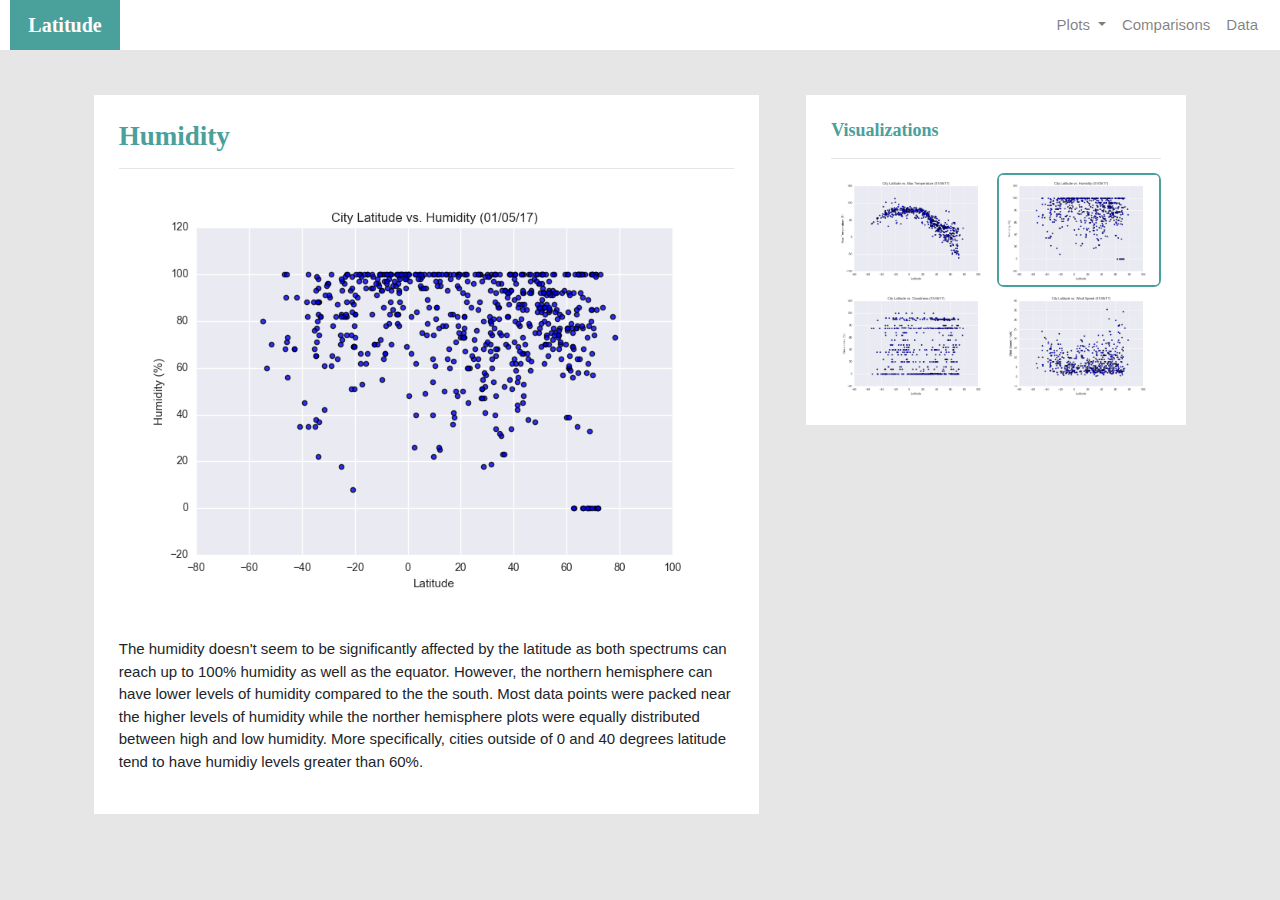
<file: humidity.html>
<!DOCTYPE html>
<html lang="en-us">

    <head>
        <meta charset="UTF-8">
        <!-- Webpage name -->
        <title>Latitude Humidity</title>
        <!-- Link stylesheets -->
        <link rel="stylesheet" href="https://stackpath.bootstrapcdn.com/bootstrap/4.3.1/css/bootstrap.min.css" integrity="sha384-ggOyR0iXCbMQv3Xipma34MD+dH/1fQ784/j6cY/iJTQUOhcWr7x9JvoRxT2MZw1T" crossorigin="anonymous">
        <link rel="stylesheet" href="Resources/assets/styles css/style_main.css">
        <link rel="stylesheet" href="Resources/assets/styles css/navbar.css">
        <link rel="stylesheet" href="Resources/assets/styles css/sidebar.css">
    </head>

    <body>
        <!-- Set up navigation bar -->
        <nav class="navbar navbar-expand-lg navbar-light" id="nav-strip">
            <a class="navbar-brand" href="index.html" id="logo">Latitude</a>
            <button class="navbar-toggler" type="button" data-toggle="collapse" data-target="#navbarSupportedContent" aria-controls="navbarSupportedContent" aria-expanded="false" aria-label="Toggle navigation" id="navbutton">
              <span class="navbar-toggler-icon"></span>
            </button>
            <!-- Set up navbar when screen size is collapsed -->
            <div class="collapse navbar-collapse" id="navbarSupportedContent">
              <ul class="navbar-nav ml-auto mr-1">
                <li class="nav-item dropdown">
                  <a class="nav-link dropdown-toggle" href="#" id="navbarDropdown" role="button" data-toggle="dropdown" aria-haspopup="true" aria-expanded="false">
                      Plots
                  </a>
                    <!-- Set up dropdown list for Plots -->
                    <div class="dropdown-menu" aria-labelledby="navbarDropdown">
                      <a class="dropdown-item" href="max_temp.html">Max Temperature</a>
                      <a class="dropdown-item" href="humidity.html">Humidity</a>
                      <a class="dropdown-item" href="cloudiness.html">Cloudiness</a>
                      <a class="dropdown-item" href="wind_speed.html">Wind Speed</a>
                    </div>
                </li>
  
                <li class="nav-item">
                  <a class="nav-link" href="comparisons.html">Comparisons</a>
                </li>
                <li class="nav-item">
                  <a class="nav-link" href="data.html">Data</a>
                </li>
              </ul>
            </div>
        </nav>
        <!-- Set up body of webpage -->
        <div class="container">
            <div class="row justify-content-around">
                <!-- Set up main text box -->
                <div class="col-lg-7 text-box">
                    <h2>Humidity</h2>
                    <hr>
                    <img src="Resources/assets/images/Fig2.png" alt="Figure2">
                    <p>The humidity doesn't seem to be significantly affected by the latitude as both spectrums can reach up to 100% humidity as well as the equator.
                        However, the northern hemisphere can have lower levels of humidity compared to the the south. Most data points were packed near the higher 
                        levels of humidity while the norther hemisphere plots were equally distributed between high and low humidity. More specifically, cities outside
                        of 0 and 40 degrees latitude tend to have humidiy levels greater than 60%.
                    </p>
                </div>
                <!-- Set up sidebar -->
                <div class="col-lg-4 text-box" id="sidebar">
                    <h2>Visualizations</h2>
                    <hr>
                    <div class="grid-tiles row justify-content-around">
                        <div class="grid-tile">
                            <a href="max_temp.html">
                                <img src="Resources/assets/images/Fig1.png" class="rounded mx-auto d-block" alt="Figure1">
                            </a>
                        </div>
                        <div class="grid-tile active">
                            <a href="humidity.html">
                                <img src="Resources/assets/images/Fig2.png" class="rounded mx-auto d-block" alt="Figure2">
                            </a>
                        </div>
                        <div class="grid-tile">
                            <a href="cloudiness.html">
                                <img src="Resources/assets/images/Fig3.png" class="rounded mx-auto d-block" alt="Figure3">
                            </a>
                        </div>
                        <div class="grid-tile">
                            <a href="wind_speed.html">
                                <img src="Resources/assets/images/Fig4.png" class="rounded mx-auto d-block" alt="Figure4">
                            </a>
                        </div>
                    </div>
                </div>
            </div>
        </div>
        <!-- import scripts -->
        <script src="https://code.jquery.com/jquery-3.3.1.slim.min.js" integrity="sha384-q8i/X+965DzO0rT7abK41JStQIAqVgRVzpbzo5smXKp4YfRvH+8abtTE1Pi6jizo" crossorigin="anonymous"></script>
        <script src="https://cdnjs.cloudflare.com/ajax/libs/popper.js/1.14.7/umd/popper.min.js" integrity="sha384-UO2eT0CpHqdSJQ6hJty5KVphtPhzWj9WO1clHTMGa3JDZwrnQq4sF86dIHNDz0W1" crossorigin="anonymous"></script>
        <script src="https://stackpath.bootstrapcdn.com/bootstrap/4.3.1/js/bootstrap.min.js" integrity="sha384-JjSmVgyd0p3pXB1rRibZUAYoIIy6OrQ6VrjIEaFf/nJGzIxFDsf4x0xIM+B07jRM" crossorigin="anonymous"></script>
    </body>  
</html>
</file>
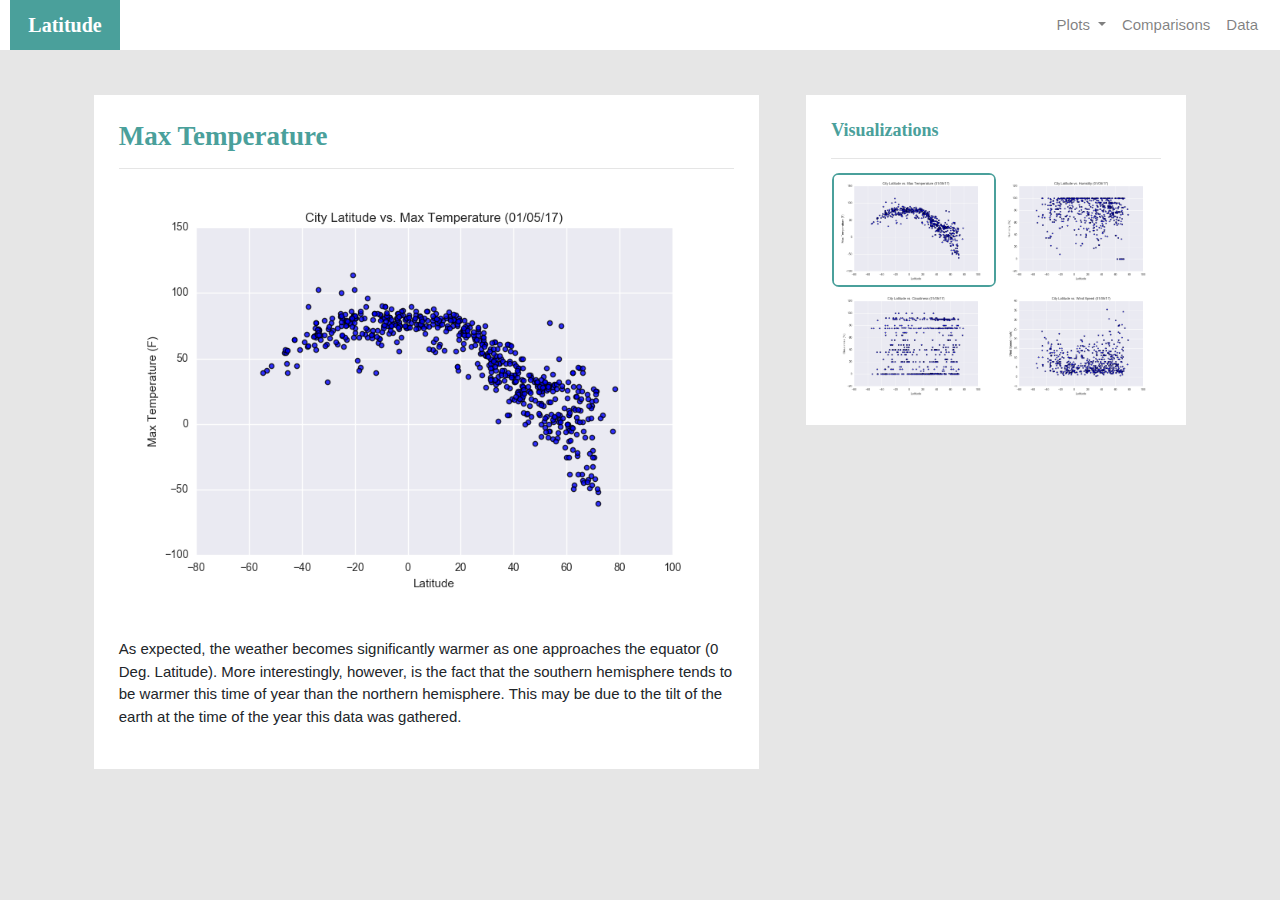
<file: max_temp.html>
<!DOCTYPE html>
<html lang="en-us">

    <head>
        <meta charset="UTF-8">
        <!-- Webpage name -->
        <title>Latitude Max Temperature</title>
        <!-- Link stylesheets -->
        <link rel="stylesheet" href="https://stackpath.bootstrapcdn.com/bootstrap/4.3.1/css/bootstrap.min.css" integrity="sha384-ggOyR0iXCbMQv3Xipma34MD+dH/1fQ784/j6cY/iJTQUOhcWr7x9JvoRxT2MZw1T" crossorigin="anonymous">
        <link rel="stylesheet" href="Resources/assets/styles css/style_main.css">
        <link rel="stylesheet" href="Resources/assets/styles css/navbar.css">
        <link rel="stylesheet" href="Resources/assets/styles css/sidebar.css">
    </head>

    <body>
        <!-- Set up navigation bar -->
        <nav class="navbar navbar-expand-lg navbar-light" id="nav-strip">
            <a class="navbar-brand" href="index.html" id="logo">Latitude</a>
            <button class="navbar-toggler" type="button" data-toggle="collapse" data-target="#navbarSupportedContent" aria-controls="navbarSupportedContent" aria-expanded="false" aria-label="Toggle navigation" id="navbutton">
              <span class="navbar-toggler-icon"></span>
            </button>
            <!-- Set up navbar when screen size is collapsed -->
            <div class="collapse navbar-collapse" id="navbarSupportedContent">
              <ul class="navbar-nav ml-auto mr-1">
                <li class="nav-item dropdown">
                  <a class="nav-link dropdown-toggle" href="#" id="navbarDropdown" role="button" data-toggle="dropdown" aria-haspopup="true" aria-expanded="false">
                      Plots
                  </a>
                    <!-- Set up dropdown list for Plots -->
                    <div class="dropdown-menu" aria-labelledby="navbarDropdown">
                      <a class="dropdown-item" href="max_temp.html">Max Temperature</a>
                      <a class="dropdown-item" href="humidity.html">Humidity</a>
                      <a class="dropdown-item" href="cloudiness.html">Cloudiness</a>
                      <a class="dropdown-item" href="wind_speed.html">Wind Speed</a>
                    </div>
                </li>
  
                <li class="nav-item">
                  <a class="nav-link" href="comparisons.html">Comparisons</a>
                </li>
                <li class="nav-item">
                  <a class="nav-link" href="data.html">Data</a>
                </li>
              </ul>
            </div>
        </nav>
        <!-- Set up body of webpage -->
        <div class="container">
            <div class="row justify-content-around">
                <!-- Set up main text box -->
                <div class="col-lg-7 text-box">
                    <h2>Max Temperature</h2>
                    <hr>
                    <img src="Resources/assets/images/Fig1.png" alt="Figure1">
                    <p>As expected, the weather becomes significantly warmer as one approaches the equator (0 Deg. Latitude). 
                        More interestingly, however, is the fact that the southern hemisphere tends to be warmer this time of 
                        year than the northern hemisphere. This may be due to the tilt of the earth at the time of the year this 
                        data was gathered.
                    </p>
                </div>
                <!-- Set up sidebar -->
                <div class="col-lg-4 text-box" id="sidebar">
                    <h2>Visualizations</h2>
                    <hr>
                    <div class="grid-tiles row justify-content-around">
                        <div class="grid-tile active">
                            <a href="max_temp.html">
                                <img src="Resources/assets/images/Fig1.png" class="rounded mx-auto d-block" alt="Figure1">
                            </a>
                        </div>
                        <div class="grid-tile">
                            <a href="humidity.html">
                                <img src="Resources/assets/images/Fig2.png" class="rounded mx-auto d-block" alt="Figure2">
                            </a>
                        </div>
                        <div class="grid-tile">
                            <a href="cloudiness.html">
                                <img src="Resources/assets/images/Fig3.png" class="rounded mx-auto d-block" alt="Figure3">
                            </a>
                        </div>
                        <div class="grid-tile">
                            <a href="wind_speed.html">
                                <img src="Resources/assets/images/Fig4.png" class="rounded mx-auto d-block" alt="Figure4">
                            </a>
                        </div>
                    </div>
                </div>
            </div>
        </div>
        <!-- import scripts -->
        <script src="https://code.jquery.com/jquery-3.3.1.slim.min.js" integrity="sha384-q8i/X+965DzO0rT7abK41JStQIAqVgRVzpbzo5smXKp4YfRvH+8abtTE1Pi6jizo" crossorigin="anonymous"></script>
        <script src="https://cdnjs.cloudflare.com/ajax/libs/popper.js/1.14.7/umd/popper.min.js" integrity="sha384-UO2eT0CpHqdSJQ6hJty5KVphtPhzWj9WO1clHTMGa3JDZwrnQq4sF86dIHNDz0W1" crossorigin="anonymous"></script>
        <script src="https://stackpath.bootstrapcdn.com/bootstrap/4.3.1/js/bootstrap.min.js" integrity="sha384-JjSmVgyd0p3pXB1rRibZUAYoIIy6OrQ6VrjIEaFf/nJGzIxFDsf4x0xIM+B07jRM" crossorigin="anonymous"></script>
    </body>  
</html>
</file>
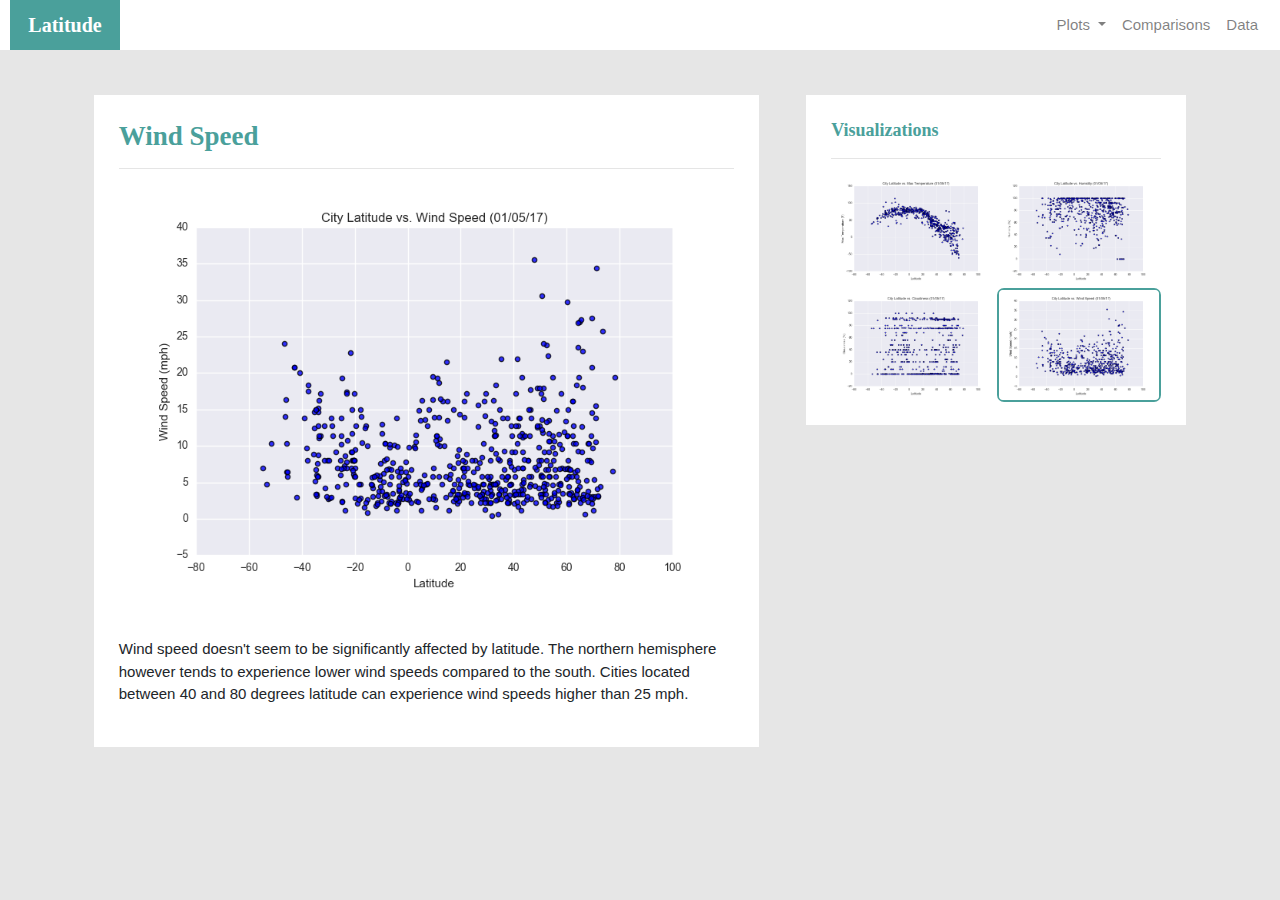
<file: wind_speed.html>
<!DOCTYPE html>
<html lang="en-us">

    <head>
        <meta charset="UTF-8">
        <!-- Webpage name -->
        <title>Latitude Wind Speed</title>
        <!-- Link stylesheets -->
        <link rel="stylesheet" href="https://stackpath.bootstrapcdn.com/bootstrap/4.3.1/css/bootstrap.min.css" integrity="sha384-ggOyR0iXCbMQv3Xipma34MD+dH/1fQ784/j6cY/iJTQUOhcWr7x9JvoRxT2MZw1T" crossorigin="anonymous">
        <link rel="stylesheet" href="Resources/assets/styles css/style_main.css">
        <link rel="stylesheet" href="Resources/assets/styles css/navbar.css">
        <link rel="stylesheet" href="Resources/assets/styles css/sidebar.css">
    </head>

    <body>
        <!-- Set up navigation bar -->
        <nav class="navbar navbar-expand-lg navbar-light" id="nav-strip">
            <a class="navbar-brand" href="index.html" id="logo">Latitude</a>
            <button class="navbar-toggler" type="button" data-toggle="collapse" data-target="#navbarSupportedContent" aria-controls="navbarSupportedContent" aria-expanded="false" aria-label="Toggle navigation" id="navbutton">
              <span class="navbar-toggler-icon"></span>
            </button>
            <!-- Set up navbar when screen size is collapsed -->
            <div class="collapse navbar-collapse" id="navbarSupportedContent">
              <ul class="navbar-nav ml-auto mr-1">
                <li class="nav-item dropdown">
                  <a class="nav-link dropdown-toggle" href="#" id="navbarDropdown" role="button" data-toggle="dropdown" aria-haspopup="true" aria-expanded="false">
                      Plots
                  </a>
                    <!-- Set up dropdown list for Plots -->
                    <div class="dropdown-menu" aria-labelledby="navbarDropdown">
                      <a class="dropdown-item" href="max_temp.html">Max Temperature</a>
                      <a class="dropdown-item" href="humidity.html">Humidity</a>
                      <a class="dropdown-item" href="cloudiness.html">Cloudiness</a>
                      <a class="dropdown-item" href="wind_speed.html">Wind Speed</a>
                    </div>
                </li>
  
                <li class="nav-item">
                  <a class="nav-link" href="comparisons.html">Comparisons</a>
                </li>
                <li class="nav-item">
                  <a class="nav-link" href="data.html">Data</a>
                </li>
              </ul>
            </div>
        </nav>
        <!-- Set up body of webpage -->
        <div class="container">
            <div class="row justify-content-around">
                <!-- Set up main text box -->
                <div class="col-lg-7 text-box">
                    <h2>Wind Speed</h2>
                    <hr>
                    <img src="Resources/assets/images/Fig4.png" alt="Figure4">
                    <p>Wind speed doesn't seem to be significantly affected by latitude. The northern hemisphere however tends to experience lower 
                        wind speeds compared to the south. Cities located between 40 and 80 degrees latitude can experience wind speeds higher than
                        25 mph.
                    </p>
                </div>
                <!-- Set up sidebar -->
                <div class="col-lg-4 text-box" id="sidebar">
                    <h2>Visualizations</h2>
                    <hr>
                    <div class="grid-tiles row justify-content-around">
                        <div class="grid-tile">
                            <a href="max_temp.html">
                                <img src="Resources/assets/images/Fig1.png" class="rounded mx-auto d-block" alt="Figure1">
                            </a>
                        </div>
                        <div class="grid-tile">
                            <a href="humidity.html">
                                <img src="Resources/assets/images/Fig2.png" class="rounded mx-auto d-block" alt="Figure2">
                            </a>
                        </div>
                        <div class="grid-tile">
                            <a href="cloudiness.html">
                                <img src="Resources/assets/images/Fig3.png" class="rounded mx-auto d-block" alt="Figure3">
                            </a>
                        </div>
                        <div class="grid-tile active">
                            <a href="wind_speed.html">
                                <img src="Resources/assets/images/Fig4.png" class="rounded mx-auto d-block" alt="Figure4">
                            </a>
                        </div>
                    </div>
                </div>
            </div>
        </div>
        <!-- import scripts -->
        <script src="https://code.jquery.com/jquery-3.3.1.slim.min.js" integrity="sha384-q8i/X+965DzO0rT7abK41JStQIAqVgRVzpbzo5smXKp4YfRvH+8abtTE1Pi6jizo" crossorigin="anonymous"></script>
        <script src="https://cdnjs.cloudflare.com/ajax/libs/popper.js/1.14.7/umd/popper.min.js" integrity="sha384-UO2eT0CpHqdSJQ6hJty5KVphtPhzWj9WO1clHTMGa3JDZwrnQq4sF86dIHNDz0W1" crossorigin="anonymous"></script>
        <script src="https://stackpath.bootstrapcdn.com/bootstrap/4.3.1/js/bootstrap.min.js" integrity="sha384-JjSmVgyd0p3pXB1rRibZUAYoIIy6OrQ6VrjIEaFf/nJGzIxFDsf4x0xIM+B07jRM" crossorigin="anonymous"></script>
    </body>  
</html>
</file>
<file: Resources/assets/styles css/style_main.css>
/* main body background color */
body {
    background: #e6e6e6;
  }
/* body text box background color and spacing */
.text-box {
    background: white;
    margin: 45px 0px 45px 0px;
    padding: 25px;
    height: fit-content;
  }
/* main text box font color and size */
h2 {
    color: #4aa09b;
    font-family: Georgia, 'Times New Roman', Times, serif;
    font-weight: bold;
    font-size: 27px;
  }
/* main body lower level headers color, size and alignment */
h4 {
    color: #4aa09b;
    font-family: Georgia, 'Times New Roman', Times, serif;
    font-weight: bold;
    font-size: 18px;
    text-align: center;
  }
/* main body text box font size and spacing */
p {
    font-size: 15px;
    margin-top: 30px;
  }
/* main text box image spacing for landing and visualization pages*/
.col-lg-7 img {
    margin: auto;
  }

 img {
    display: block;
    margin-left: auto;
    margin-right: auto;
    max-width: 100%;
    max-height: 100%;
  }
/* add border to all images when hovered over except for specific situations described below */
img:hover {
    border: solid 2px #4aa09b;
  }
/* styling for landing page main text box */
#landing_main_img {
    margin: 10px 20px 0px 0px;
    height: 170px;
    width: 170px;
  }
/* remove image border on */
.col-lg-7 img:hover{
  border: none;
}
</file>
<file: Resources/assets/styles css/navbar.css>
/* navigation bar style */
#nav-strip {
    padding: 0px 10px;
    background: #ffffff;
    height: 50px;
  }
/* navigation bar font size */
#navbarSupportedContent {
    font-size: 15px;
  }
/* navigation bar logo background color when hovered over */
#nav-strip a:hover {
    background-color: #58beb9;
  }
/* navigation bar links background color when hovered over */
#navbarSupportedContent a:hover {
    background-color: #d6d7d8;
  }
/* navigation bar logo style */
#logo {
    background: #4aa09b;
    color: #fff;
    padding: 10px;
    text-align:center;
    font-family: Georgia, 'Times New Roman', Times, serif;
    font-weight: bold;
    height: 50px;
    width: 110px;
  }
/* plots dropdown list positioning */
.dropdown-menu {
    left: 50%;
    transform: translateX(-50%);
  }
/* media query when screen size is shrunk */
  @media (max-width: 800px) {
    /* navigation bar changes color and contents of dropdowns show on top of everything else */
    #nav-strip {
      background: #4aa09b;
      z-index: 9999;
    }
    /* navigation menu button border color */
    #navbutton {
      border-color: white;
    }
    /* navigation button background color when hovered over */
    #navbutton:hover {
      background-color: #d6d7d8;
    }
    /* plots dropdown menu border and default positioning removed */
    #nav-strip .dropdown-menu {
      transform: none;
      border: none;
    }
    /* padding for links in menu drop down list links removed */
    #nav-strip a.dropdown-item {
      padding: 0px;
    }
    /* navigation bar drop down menu links background color when hovered over */
    #nav-strip a:hover {
      background-color: #d6d7d8;
    }
    /* plots list background color when hovered over */
    #nav-strip a.dropdown-item:hover {
      background-color: #d6d7d8;
    }
    /* padding for plots list links removed */
    #nav-strip a.nav-link {
      margin: 0px;
    }
    /* background color of body changes to white */
    #navbarSupportedContent {
      background-color: white;
    }
    /* background color of body changes to white */
    body {
      background: #ffffff;
    }
</file>
<file: Resources/assets/styles css/sidebar.css>
/* side bar header font size */
#sidebar h2 {
    font-size: 18px;
  }
/* side bar image size */
#sidebar img {
    max-width: 160px;
    max-height: 100%;
  }
/* side bar images spacing */
.grid-tiles {
    margin: 0px;
    row-gap: 5px;
  }
/* side bar active webpage border styling */
.active {
    border: solid 2px #4aa09b;
    border-radius: 7px;
    margin: -2px;
  }
</file>
